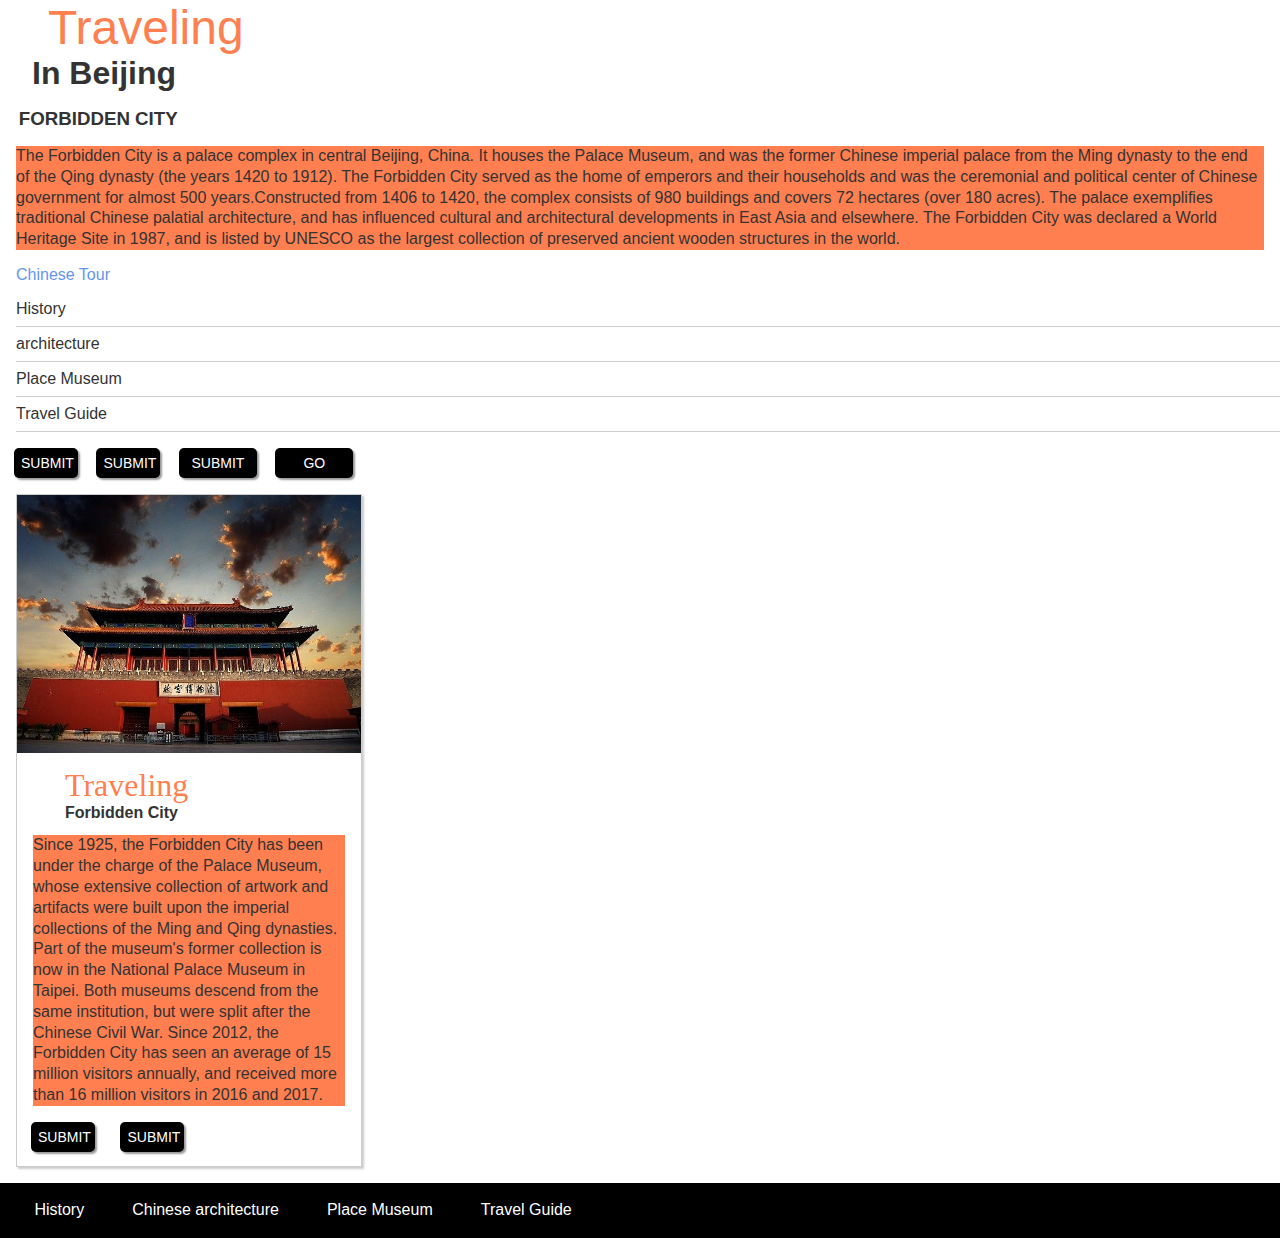
<file: component-card/index.html>
<!doctype html>
<html lang="en">
  <head>
	<meta charset="utf-8">
	<meta name="viewport" content="width=device-width, initial-scale=1.0">
	<title></title>
	<link rel="stylesheet" href="style.css">
  </head>
  <body>
      <!-- ************* Text Components ****************** -->
      
      <!-- headings -->
      
      <h1>Traveling</h1>
      <h2>In Beijing</h2>
      <h3>Forbidden City</h3>
      
      <!-- Body text -->
      
      <p>The Forbidden City is a palace complex in central Beijing, China. It houses the Palace Museum, and was the former Chinese imperial palace from the Ming dynasty to the end of the Qing dynasty (the years 1420 to 1912). The Forbidden City served as the home of emperors and their households and was the ceremonial and political center of Chinese government for almost 500 years.Constructed from 1406 to 1420, the complex consists of 980 buildings and covers 72 hectares (over 180 acres). The palace exemplifies traditional Chinese palatial architecture, and has influenced cultural and architectural developments in East Asia and elsewhere. The Forbidden City was declared a World Heritage Site in 1987, and is listed by UNESCO as the largest collection of preserved ancient wooden structures in the world.
 </p>
      
      <!-- Hyperlink -->
      
      <a href="https://www.chinatour.com/china-guide-and-tools/china-landmarks/the-forbidden-city/?gclid=CjwKCAjwq4fsBRBnEiwANTahcF8tSerJG8TICuaoPKqe44NGf5Ig6APNTfWa4uImdivN18yCQbhKvxoCzj4QAvD_BwE">Chinese Tour</a>
      
      <!-- List -->
      
      <ul>
          <li class="list">History</li>
          <li class="list">architecture</li>
          <li class="list">Place Museum</li>
          <li class="list">Travel Guide</li>
          
      </ul>
      
      
      
      <!-- *********** Button *********** -->
      
      <button class="button">SUBMIT</button>
      
      <input type="submit" class="button"></input>
    
     <a href="#" class="button">SUBMIT</a>
        
    <a class="button">GO</a>


      <!-- *********** Card *********** -->
    
      
    <article class="card">
       <div class="card_img">
            <img src="city.jpg" alt="city">
        </div>
        <header class="card_header">
            <h1 class="card_title">Traveling </h1>
            <h2 class="card_subtitle">Forbidden City</h2>
        </header>
        
        <p class="card_text">Since 1925, the Forbidden City has been under the charge of the Palace Museum, whose extensive collection of artwork and artifacts were built upon the imperial collections of the Ming and Qing dynasties. Part of the museum's former collection is now in the National Palace Museum in Taipei. Both museums descend from the same institution, but were split after the Chinese Civil War. Since 2012, the Forbidden City has seen an average of 15 million visitors annually, and received more than 16 million visitors in 2016 and 2017.</p>
              <button class="button card_button">SUBMIT</button>
      <button class="button">SUBMIT</button>
    </article>
   
<!--      nav bar-->
 <nav class="navbar">
     <ul class="navbar_list">
         <li class="navbar_li"><a href="https://en.wikipedia.org/wiki/History_of_the_Forbidden_City">History</a></li>
         <li class="navbar_li"><a href="https://en.wikipedia.org/wiki/Chinese_architecture">Chinese architecture</a></li>
         <li class="navbar_li"><a href="https://en.wikipedia.org/wiki/Palace_Museum">Place Museum</a></li>
         <li class="navbar_li"><a href="https://www.travelchinaguide.com/attraction/beijing/forbidden/six_western.htm">Travel Guide</a></li>
     </ul>
 </nav>
  </body>
</html>
</file>
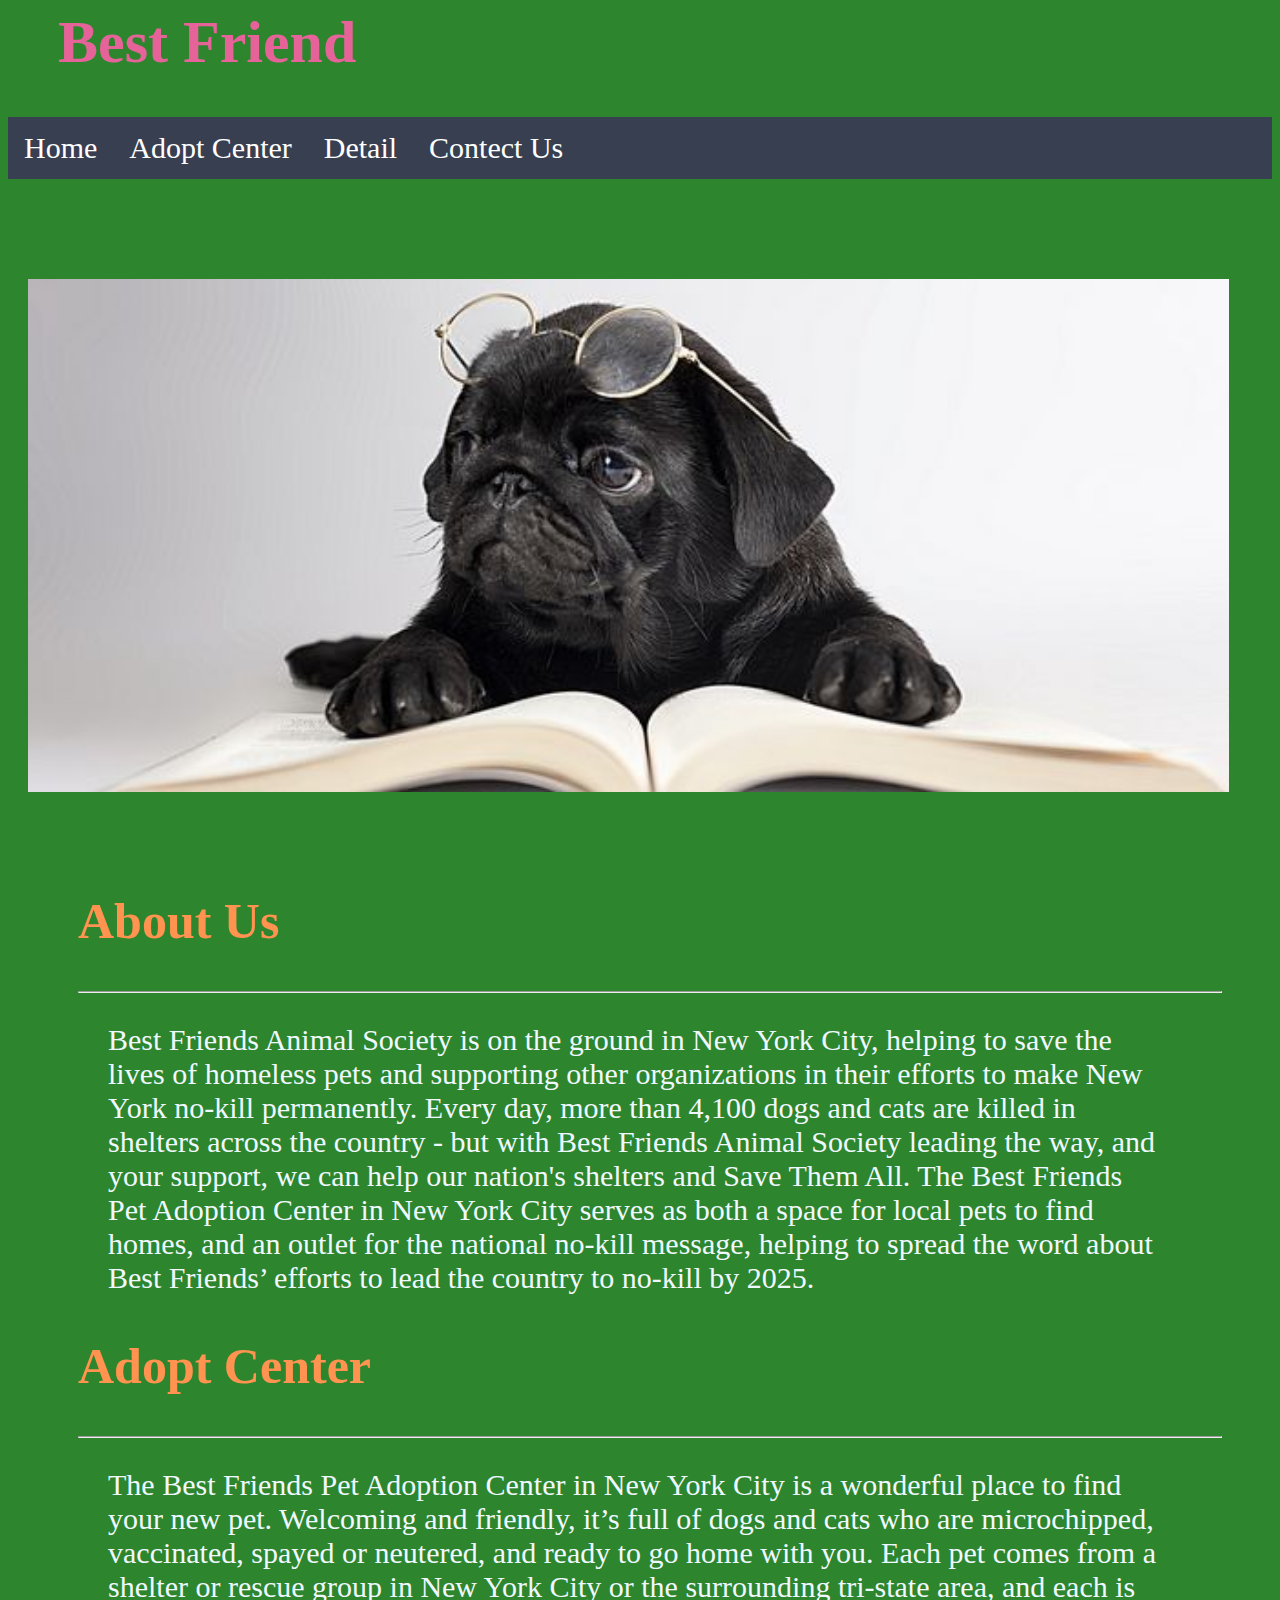
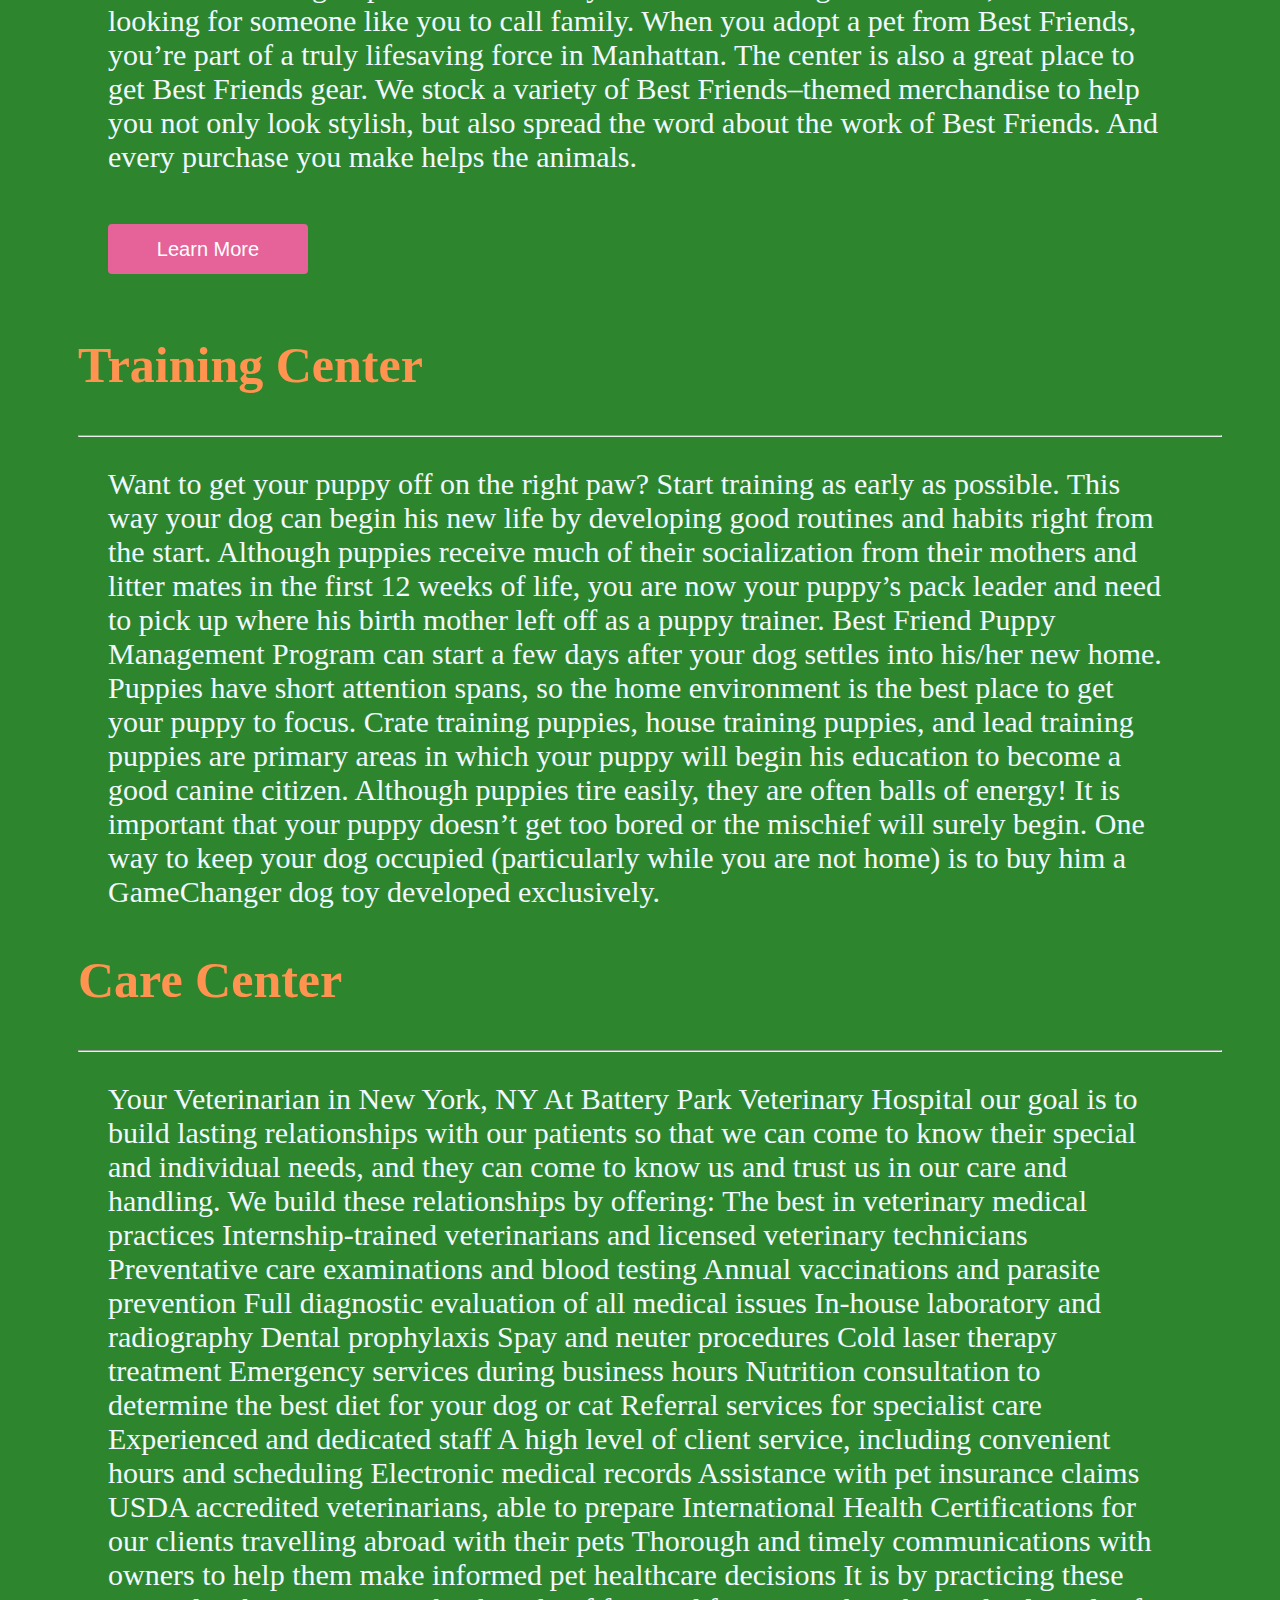
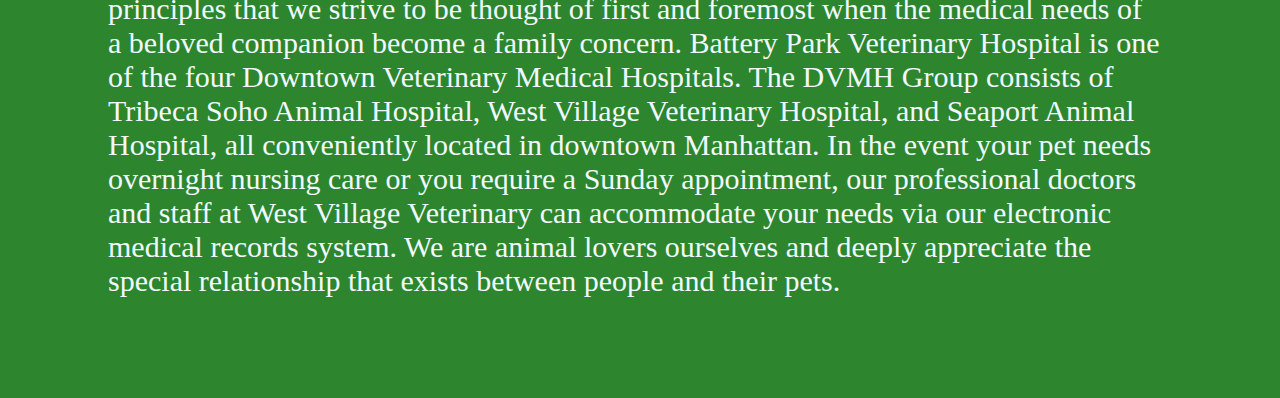
<file: Web Design/Best Friend/index.html>
<html>
<head>
    
     <link href="style.css" rel="stylesheet">
    
    </head>
<body>
   <h1>Best Friend</h1>
    <nav>
        <ul>
        <li><a href="index.html">Home</a></li>
          <li><a href="about.html">Adopt Center</a></li>
             <li><a href="detail.html">Detail</a></li>  
            <li><a href="contect.html">Contect Us</a></li>
            
        </ul>
        
    </nav>
    <img src="image/ead6b68f2bb536a278ea12b81b8809aa552275ab53c3-w4VfPg_fw658.jpg" alt="Dog"  >
    <header>
        
        <h2>About Us</h2>
        <hr>
        <p>Best Friends Animal Society is on the ground in New York City, helping to save the lives of homeless pets and supporting other organizations in their efforts to make New York no-kill permanently. Every day, more than 4,100 dogs and cats are killed in shelters across the country - but with Best Friends Animal Society leading the way, and your support, we can help our nation's shelters and Save Them All. The Best Friends Pet Adoption Center in New York City serves as both a space for local pets to find homes, and an outlet for the national no-kill message, helping to spread the word about Best Friends’ efforts to lead the country to no-kill by 2025.</p>
       
        <h2>Adopt Center</h2>
        <hr>
        <p>The Best Friends Pet Adoption Center in New York City is a wonderful place to find your new pet. Welcoming and friendly, it’s full of dogs and cats who are microchipped, vaccinated, spayed or neutered, and ready to go home with you. Each pet comes from a shelter or rescue group in New York City or the surrounding tri-state area, and each is looking for someone like you to call family. When you adopt a pet from Best Friends, you’re part of a truly lifesaving force in Manhattan. The center is also a great place to get Best Friends gear. We stock a variety of Best Friends–themed merchandise to help you not only look stylish, but also spread the word about the work of Best Friends. And every purchase you make helps the animals. </p>
        <form method="get" action="https://ny.bestfriends.org/get-involved/adopt" target="_blank" >
    <input type="submit" value="Learn More">
</form>
        
        <h2>Training Center</h2>
        <hr>
        <p>Want to get your puppy off on the right paw? Start training as early as possible. This way your dog can begin his new life by developing good routines and habits right from the start. Although puppies receive much of their socialization from their mothers and litter mates in the first 12 weeks of life, you are now your puppy’s pack leader and need to pick up where his birth mother left off as a puppy trainer. Best Friend Puppy Management Program can start a few days after your dog settles into his/her new home. Puppies have short attention spans, so the home environment is the best place to get your puppy to focus. Crate training puppies, house training puppies, and lead training puppies are primary areas in which your puppy will begin his education to become a good canine citizen. Although puppies tire easily, they are often balls of energy! It is important that your puppy doesn’t get too bored or the mischief will surely begin. One way to keep your dog occupied (particularly while you are not home) is to buy him a GameChanger dog toy developed exclusively. </p>
        
        <h2>Care Center</h2>
        <hr>
        <p>Your Veterinarian in New York, NY
At Battery Park Veterinary Hospital our goal is to build lasting relationships with our patients so that we can come to know their special and individual needs, and they can come to know us and trust us in our care and handling. We build these relationships by offering:

 The best in veterinary medical practices
Internship-trained veterinarians and licensed veterinary technicians
Preventative care examinations and blood testing
Annual vaccinations and parasite prevention
Full diagnostic evaluation of all medical issues
In-house laboratory and radiography
Dental prophylaxis
Spay and neuter procedures
Cold laser therapy treatment
Emergency services during business hours
Nutrition consultation to determine the best diet for your dog or cat
Referral services for specialist care
Experienced and dedicated staff
A high level of client service, including convenient hours and scheduling
Electronic medical records
Assistance with pet insurance claims
USDA accredited veterinarians, able to prepare International Health Certifications for our clients travelling abroad with their pets
Thorough and timely communications with owners to help them make informed pet healthcare decisions
It is by practicing these principles that we strive to be thought of first and foremost when the medical needs of a beloved companion become a family concern.

Battery Park Veterinary Hospital is one of the four Downtown Veterinary Medical Hospitals. The DVMH Group consists of Tribeca Soho Animal Hospital, West Village Veterinary Hospital, and Seaport Animal Hospital, all conveniently located in downtown Manhattan. In the event your pet needs overnight nursing care or you require a Sunday appointment, our professional doctors and staff at West Village Veterinary can accommodate your needs via our electronic medical records system. 

We are animal lovers ourselves and deeply appreciate the special relationship that exists between people and their pets.</p>

    
    </header>
  
    
    </body>

</html>
</file>
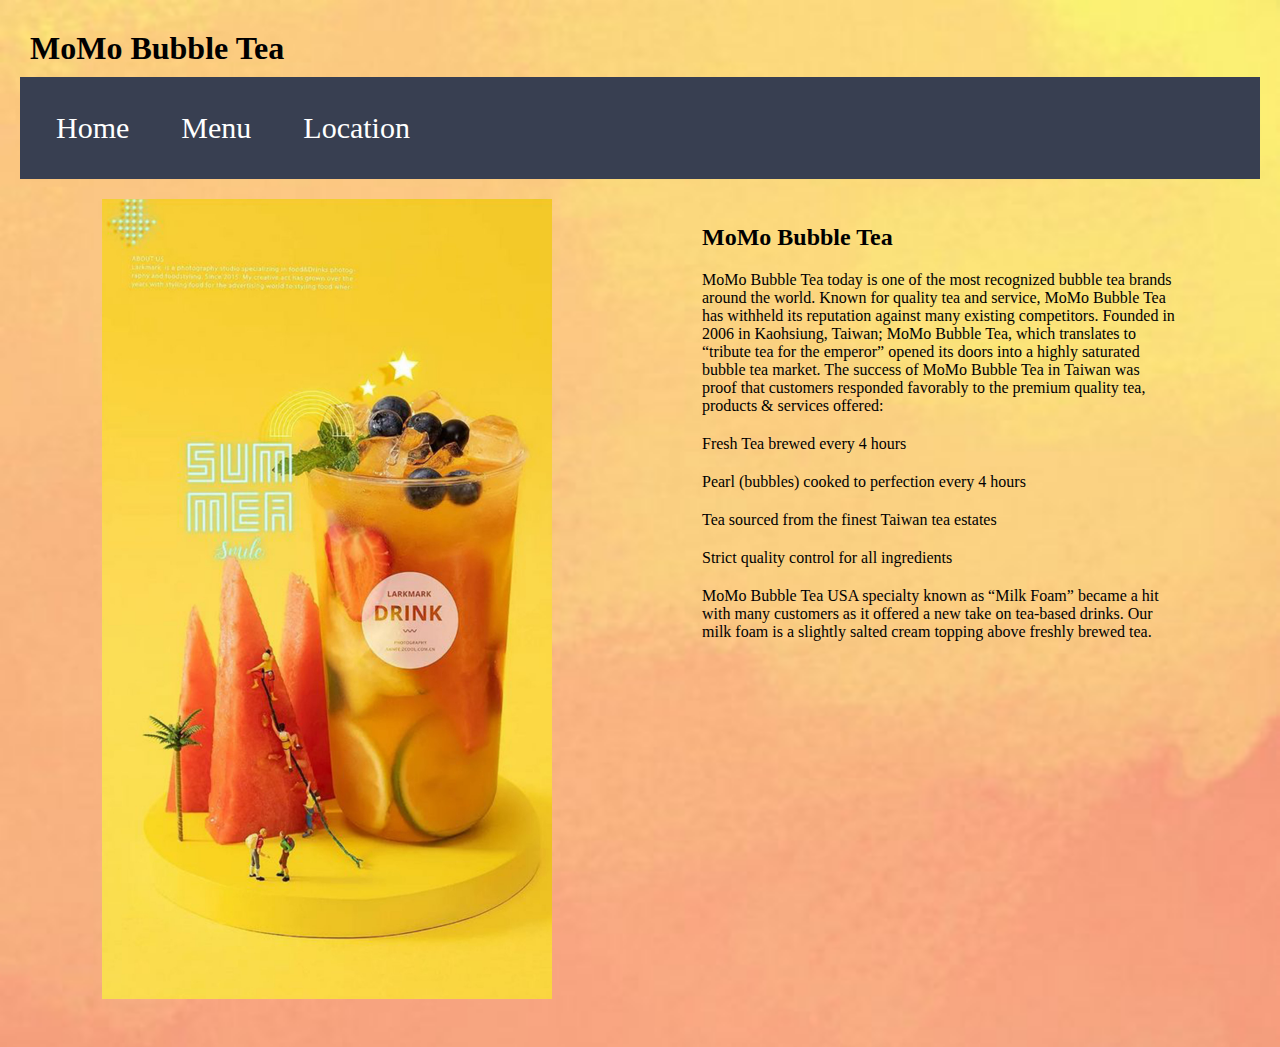
<file: Web Design/bubble tea/index.html>
<html>
    <head>
   
        <style>
            
            *{
                margin: 0;
                padding: 10px;
            }
            body{background-image:url(image/BACKGROUND.jpg);
      
	background-size: cover;}
            nav{
                background-color: #383F51;
                text-align: left;
               font-size: 30;
            }
            nav ul{
                list-style: none;
                list-style-type: none;
    margin: 0;
    padding: 0;
    overflow: hidden;
    
            }
            nav li{
              
                    display: inline;
                float:left;
            }
            li a {display: block;
    color: white;
    text-align: center;
    padding: 14px 16px;
    text-decoration: none;}

          
            
            nav a:hover{
                background-color: black;
                    color: white;
            }
            img{width:450px;
            }
            aside{
            height:450px;
            
            width:29%;
               margin-bottom: 10px;
            margin-right: 10%;
                margin-left: 5%;
            float: left;
            
        }
        article{
            height:773px;
            
            width:40%;
            margin-top:2%;
               margin-bottom: 40px;
            margin-right: 5%;
            
            float:right;}

        
        </style>
    </head>
    <body>
        <h1>MoMo Bubble Tea</h1>
    <nav>
        <ul>
        <li><a href="index.html">Home</a></li>
         <li><a href="about.html">Menu</a></li>   
          <li><a href="contect.html">Location</a></li>  
            
        </ul>
        
    </nav>
        <aside>
   <img src="image/Untitled-1.jpg" alt="Maker Stuff" style="width:450px;">
        </aside>
        <article>
       
        <h2>MoMo Bubble Tea</h2>
        <p>MoMo Bubble Tea today is one of the most recognized bubble tea brands around the world. Known for quality tea and service,  MoMo Bubble Tea has withheld its reputation against many existing competitors.
Founded in 2006 in Kaohsiung, Taiwan; MoMo Bubble Tea, which translates to “tribute tea for the emperor” opened its doors into a highly saturated bubble tea market.
The success of MoMo Bubble Tea in Taiwan was proof that customers responded favorably to the premium quality tea, products & services offered:</p>
            <p>Fresh Tea brewed every 4 hours</p>
            <p>Pearl (bubbles) cooked to perfection every 4 hours</p>
            <p>Tea sourced from the finest Taiwan tea estates</p>
            <p>Strict quality control for all ingredients</p>
        <p>MoMo Bubble Tea USA specialty known as “Milk Foam” became a hit with many customers as it offered a new take on tea-based drinks. Our milk foam is a slightly salted cream topping above freshly brewed tea.</p>
            </article>
            
    </body>    

</html>
</file>
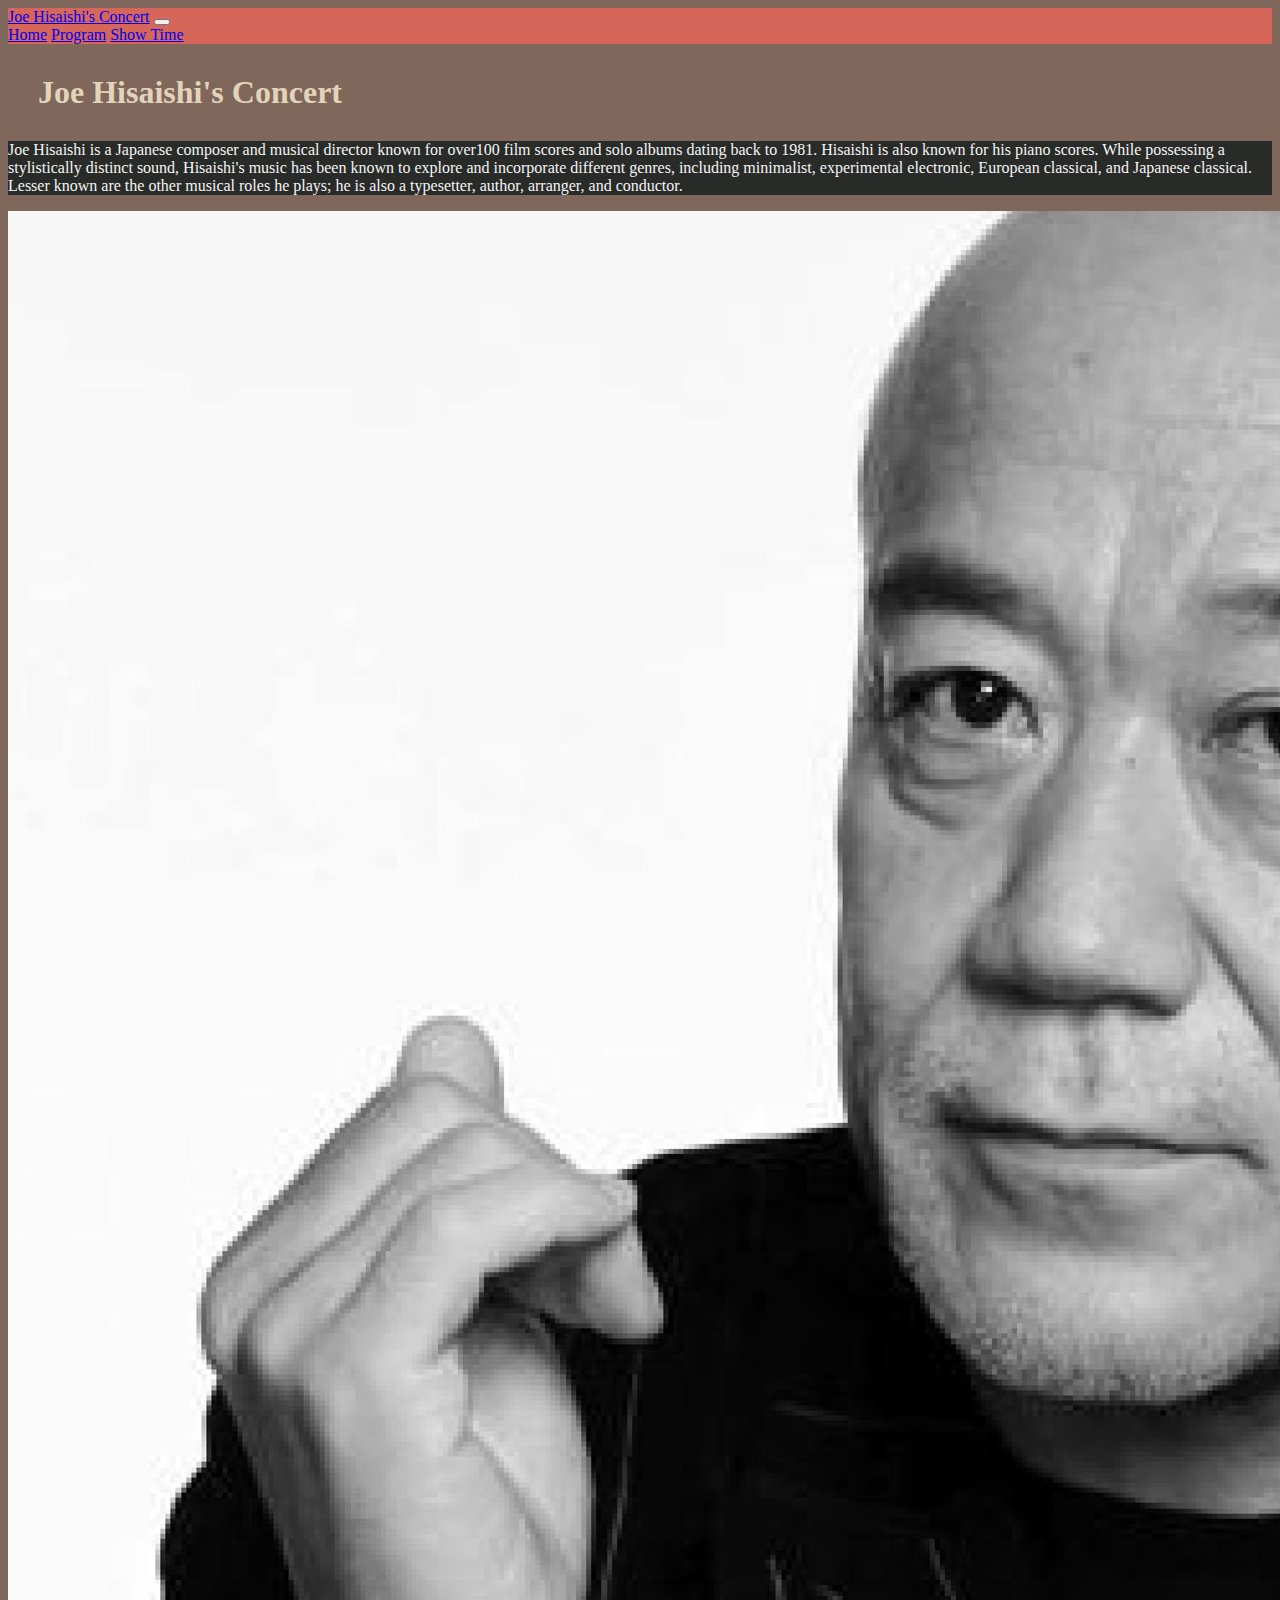
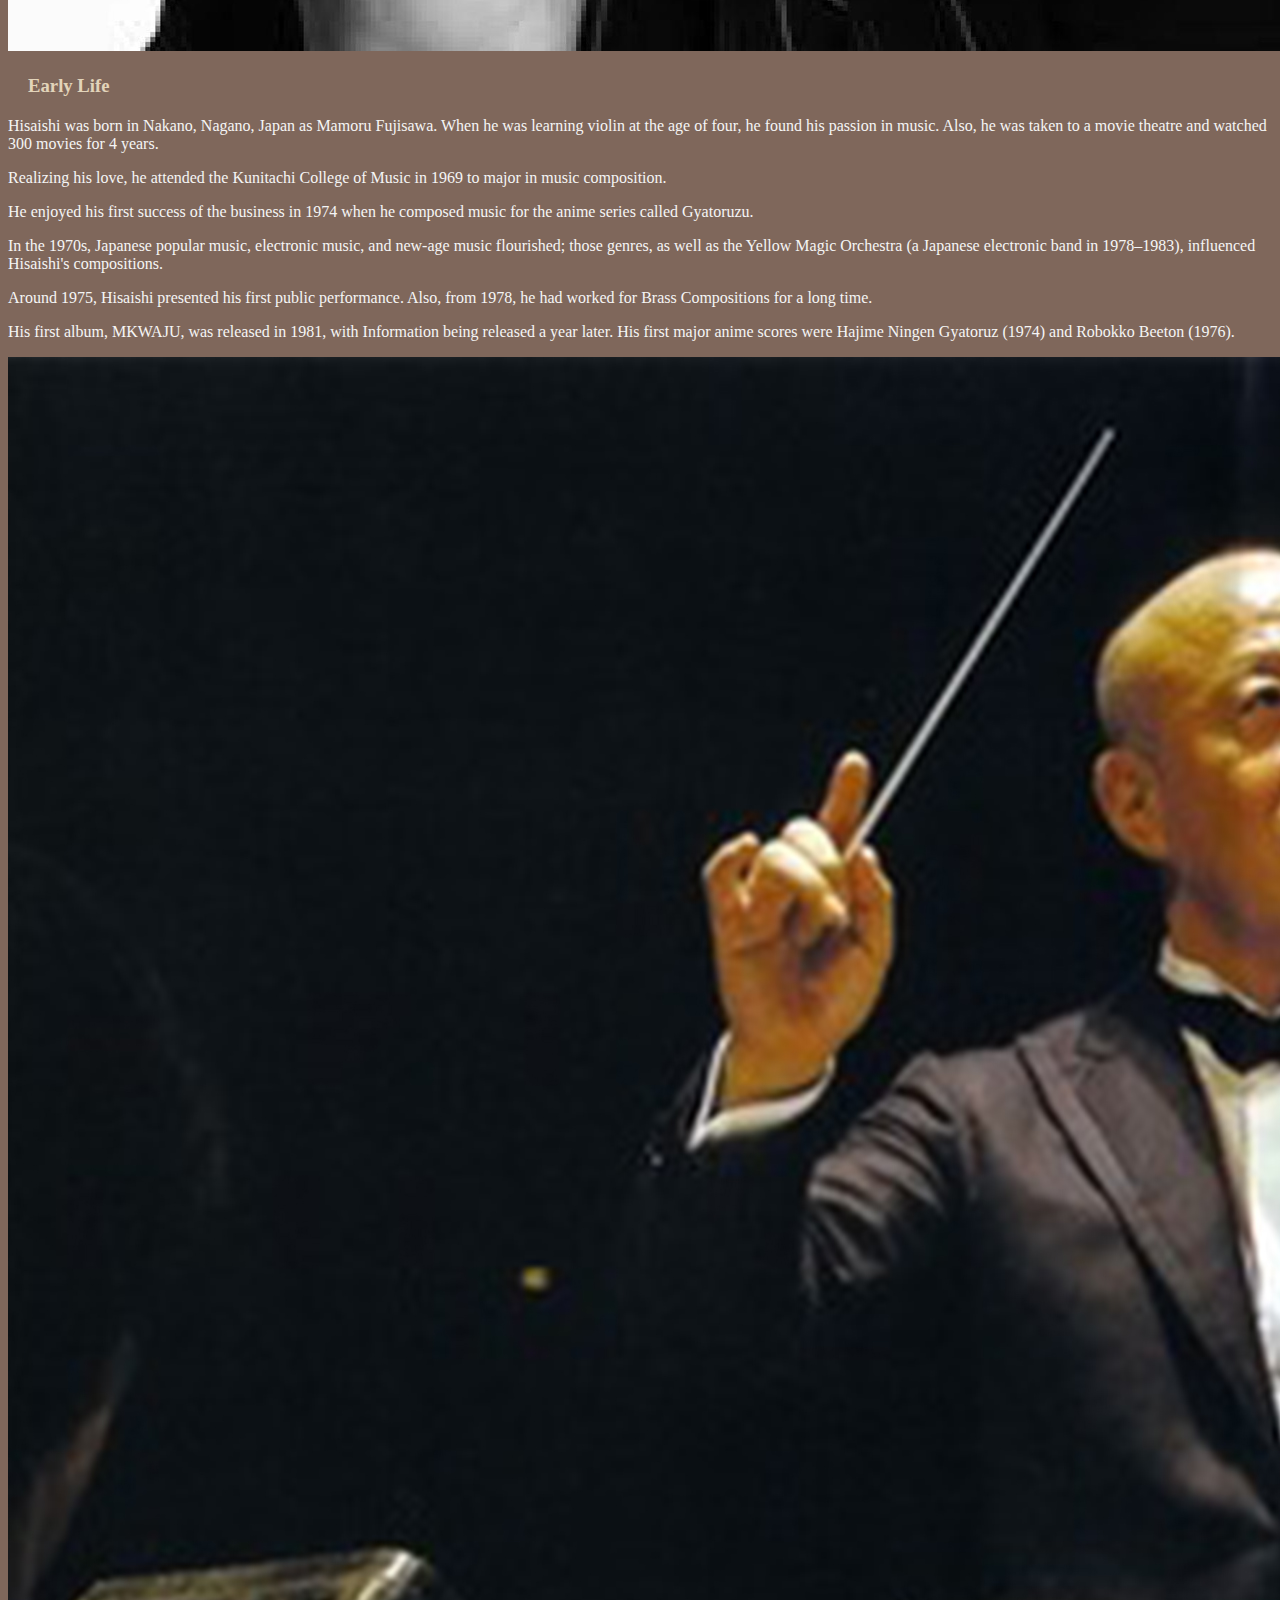
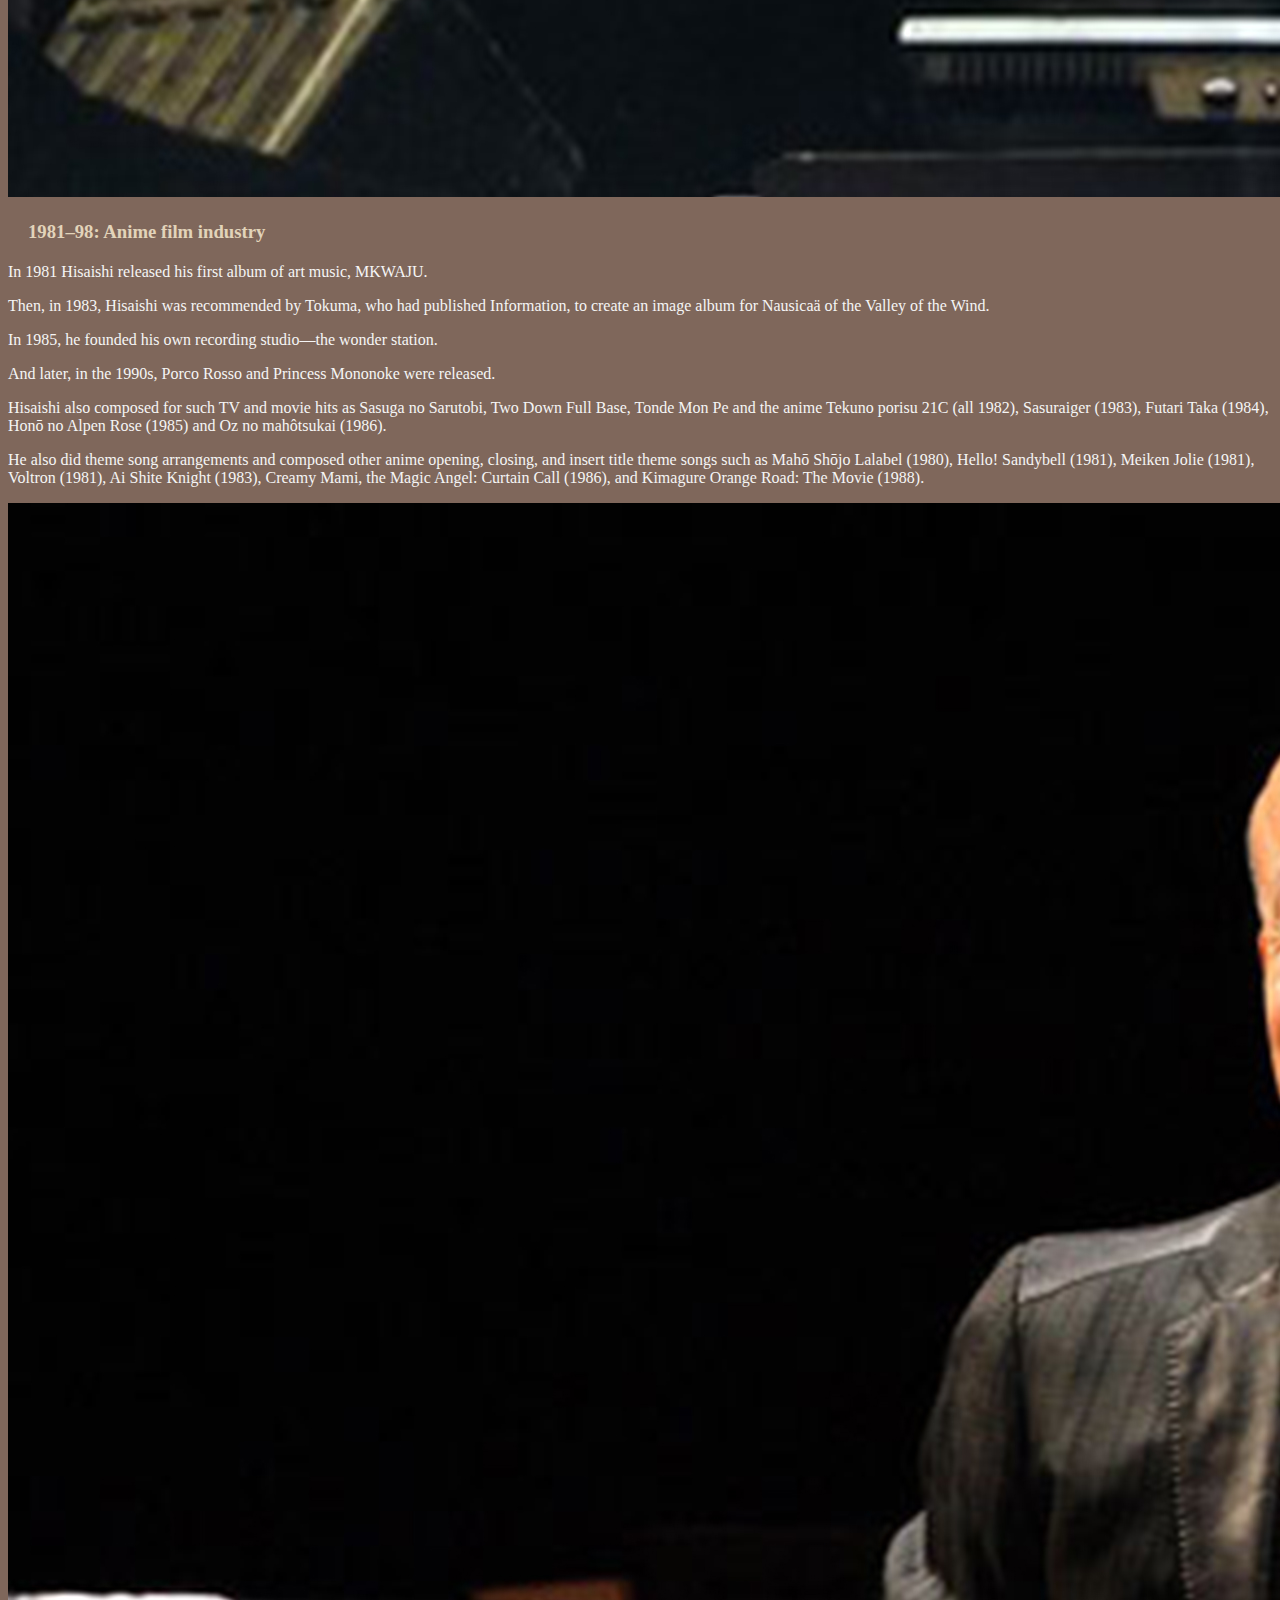
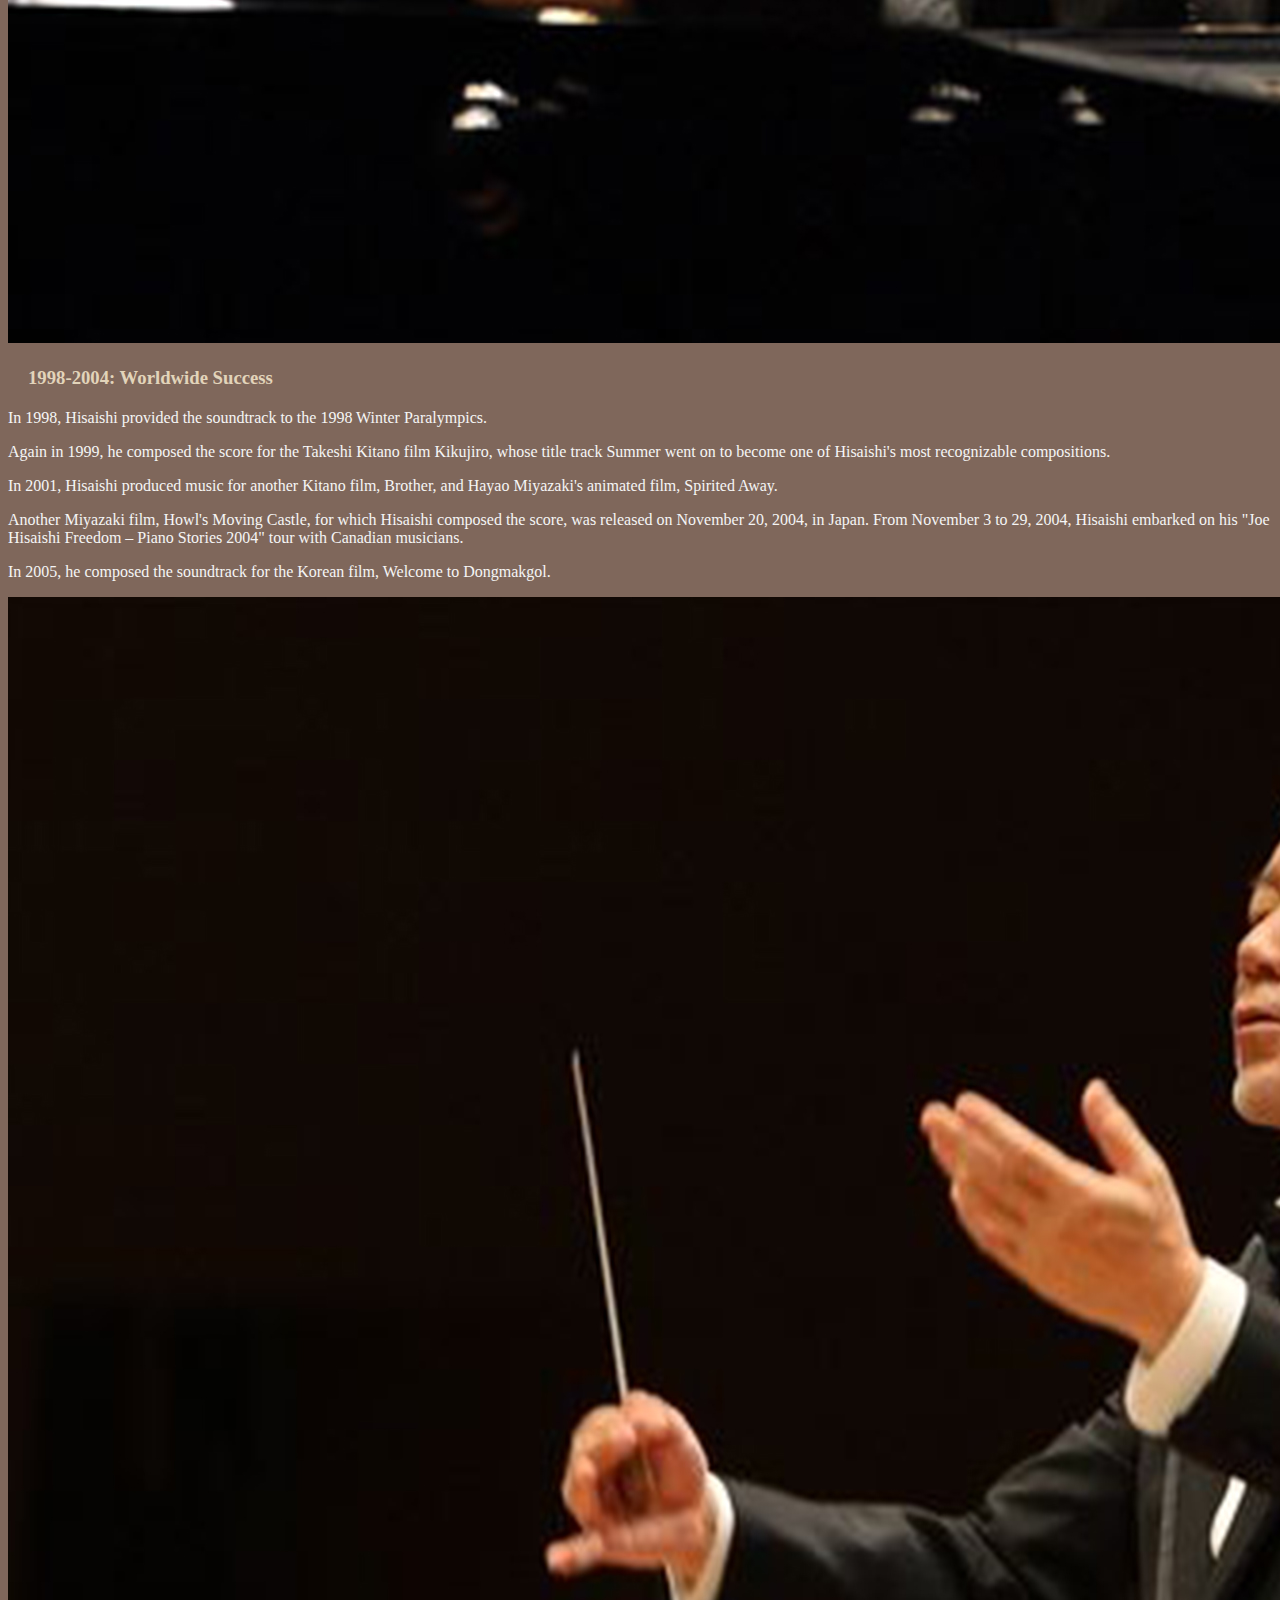
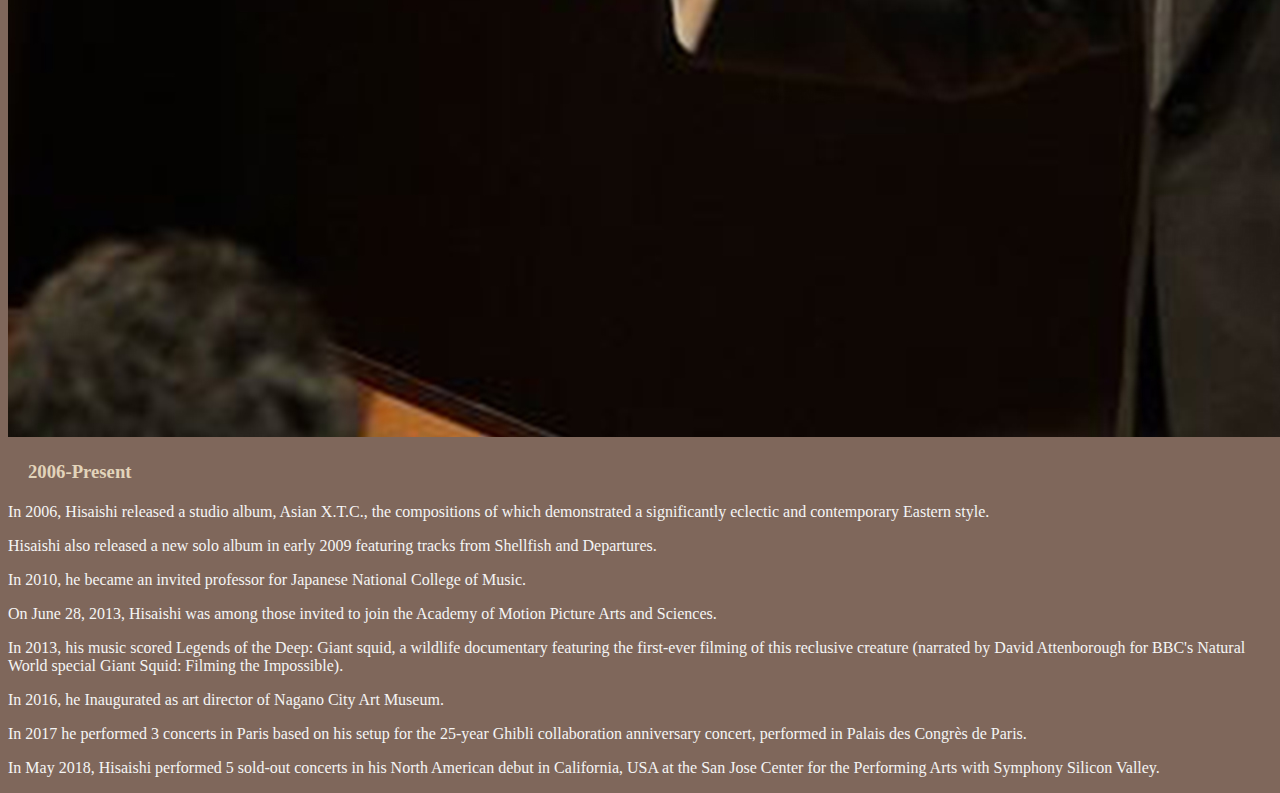
<file: Web Design/concert/index.html>
<!DOCTYPE html>
<html lang="en">
<head>
	<meta charset="utf-8">
	<meta http-equiv="X-UA-Compatible" content="IE=edge">
	<meta name="viewport" content="width=device-width, initial-scale=1, shrink-to-fit=no">
  <!--Bootstrap CSS-->
  <link rel="stylesheet" href="https://stackpath.bootstrapcdn.com/bootstrap/4.1.3/css/bootstrap.min.css" integrity="sha384-MCw98/SFnGE8fJT3GXwEOngsV7Zt27NXFoaoApmYm81iuXoPkFOJwJ8ERdknLPMO" crossorigin="anonymous">
  <link href="https://fonts.googleapis.com/css?family=Alfa+Slab+One" rel="stylesheet">
  <link href="styles.css" rel="stylesheet">

	
	<title>Little Bai Shoes</title>
</head>
<body>
    
	<header>

	</header>
	<nav class="navbar navbar-dark  bg-dark navbar-expand-sm">
		<div class="container">
			<a class="navbar-brand" href="#">Joe Hisaishi's Concert</a>
			<button class="navbar-toggler" type="button" data-toggle="collapse" data-target="#myTogglerNav">
				<span class="navbar-toggler-icon"></span>
			</button>
			<div class="collapse navbar-collapse" id="myTogglerNav">
				<div class="navbar-nav">
					<a class="nav-item nav-link active" href="index.html">Home</a>
                    <a class="nav-item nav-link" href="about.html">Program</a>
			
					<a class="nav-item nav-link" href="register.html">Show Time</a>		
					
			
				</div><!--end navbar div-->
			</div><!--collapse--> 
		</div><!--end container-->
	</nav>
	<div class="container">
		<div class="row">
			<section class="col-sm-12">
				<h1>Joe Hisaishi's Concert</h1>
				<div class="jumbotron">
					<p>  Joe Hisaishi is a Japanese composer and musical director known for over100 film scores and solo albums dating back to 1981. Hisaishi is also known for his piano scores. While possessing a stylistically distinct sound, Hisaishi's music has been known to explore and incorporate different genres, including minimalist, experimental electronic, European classical, and Japanese classical. Lesser known are the other musical roles he plays; he is also a typesetter, author, arranger, and conductor.                            </p>
				</div>
			</section>
				<div class="col-sm-8">
					<img src="images/Untitled-1.jpg" alt="Maker Stuff" class="img-fluid">
					<h3>Early Life</h3>
					<p>Hisaishi was born in Nakano, Nagano, Japan as Mamoru Fujisawa. When he was learning violin at the age of four, he found his passion in music. Also, he was taken to a movie theatre and watched 300 movies for 4 years.</p>
                    <p> Realizing his love, he attended the Kunitachi College of Music in 1969 to major in music composition.</p>
                    <p> He enjoyed his first success of the business in 1974 when he composed music for the anime series called Gyatoruzu.</p>
                    <p>  In the 1970s, Japanese popular music, electronic music, and new-age music flourished; those genres, as well as the Yellow Magic Orchestra (a Japanese electronic band in 1978–1983), influenced Hisaishi's compositions.</p>
                    <p> Around 1975, Hisaishi presented his first public performance. Also, from 1978, he had worked for Brass Compositions for a long time.</p>
                    <p> His first album, MKWAJU, was released in 1981, with Information being released a year later. His first major anime scores were Hajime Ningen Gyatoruz (1974) and Robokko Beeton (1976). 
  </p>
				</div>
				<div class="col-sm-8">
					<img src="images/Untitled-3.jpg" alt="Maker Stuff" class="img-fluid">
					<h3>1981–98: Anime film industry</h3>
                    <p>In 1981 Hisaishi released his first album of art music, MKWAJU.</p>
                    <p> Then, in 1983, Hisaishi was recommended by Tokuma, who had published Information, to create an image album for Nausicaä of the Valley of the Wind.</p>
                    <p> In 1985, he founded his own recording studio—the wonder station. </p>
                    <p>And later, in the 1990s, Porco Rosso and Princess Mononoke were released. </p>
                    <p>Hisaishi also composed for such TV and movie hits as Sasuga no Sarutobi, Two Down Full Base, Tonde Mon Pe and the anime Tekuno porisu 21C (all 1982), Sasuraiger (1983), Futari Taka (1984), Honō no Alpen Rose (1985) and Oz no mahôtsukai (1986).</p>
                    <p> He also did theme song arrangements and composed other anime opening, closing, and insert title theme songs such as Mahō Shōjo Lalabel (1980), Hello! Sandybell (1981), Meiken Jolie (1981), Voltron (1981), Ai Shite Knight (1983), Creamy Mami, the Magic Angel: Curtain Call (1986), and Kimagure Orange Road: The Movie (1988). 
</p>
				</div>
				<div class="col-sm-8">
					<img src="images/Untitled-2.jpg" alt="Maker Stuff" class="img-fluid">
					<h3>1998-2004: Worldwide Success</h3>
                    <p>In 1998, Hisaishi provided the soundtrack to the 1998 Winter Paralympics.</p>
                    <p> Again in 1999, he composed the score for the Takeshi Kitano film Kikujiro, whose title track Summer went on to become one of Hisaishi's most recognizable compositions. </p>
                    <p>In 2001, Hisaishi produced music for another Kitano film, Brother, and Hayao Miyazaki's animated film, Spirited Away.</p>
                    <p> Another Miyazaki film, Howl's Moving Castle, for which Hisaishi composed the score, was released on November 20, 2004, in Japan. From November 3 to 29, 2004, Hisaishi embarked on his "Joe Hisaishi Freedom – Piano Stories 2004" tour with Canadian musicians. </p>
                    <p>In 2005, he composed the soundtrack for the Korean film, Welcome to Dongmakgol.</p>
                    
				</div>
				<div class="col-sm-8">
					<img src="images/Untitled-4.jpg" alt="Maker Stuff" class="img-fluid">
					<h3>2006-Present</h3>
					<p>In 2006, Hisaishi released a studio album, Asian X.T.C., the compositions of which demonstrated a significantly eclectic and contemporary Eastern style.</p>
                    <p> Hisaishi also released a new solo album in early 2009 featuring tracks from Shellfish and Departures.</p> 
                    <p>In 2010, he became an invited professor for Japanese National College of Music. </p>
<p>On June 28, 2013, Hisaishi was among those invited to join the Academy of Motion Picture Arts and Sciences. </p>
<p>In 2013, his music scored Legends of the Deep: Giant squid, a wildlife documentary featuring the first-ever filming of this reclusive creature (narrated by David Attenborough for BBC's Natural World special Giant Squid: Filming the Impossible).</p>
                    <p>In 2016, he Inaugurated as art director of Nagano City Art Museum.</p> 
<p>In 2017 he performed 3 concerts in Paris based on his setup for the 25-year Ghibli collaboration anniversary concert, performed in Palais des Congrès de Paris. </p>
<p>In May 2018, Hisaishi performed 5 sold-out concerts in his North American debut in California, USA at the San Jose Center for the Performing Arts with Symphony Silicon Valley. </p>
				</div>
			
			
		</div><!--end row-->
	</div><!--end container-->

<!--JavaScripy scripts-->
<script src="https://code.jquery.com/jquery-3.3.1.slim.min.js" integrity="sha384-q8i/X+965DzO0rT7abK41JStQIAqVgRVzpbzo5smXKp4YfRvH+8abtTE1Pi6jizo" crossorigin="anonymous"></script>
<script src="https://cdnjs.cloudflare.com/ajax/libs/popper.js/1.14.3/umd/popper.min.js" integrity="sha384-ZMP7rVo3mIykV+2+9J3UJ46jBk0WLaUAdn689aCwoqbBJiSnjAK/l8WvCWPIPm49" crossorigin="anonymous"></script>
<script src="https://stackpath.bootstrapcdn.com/bootstrap/4.1.3/js/bootstrap.min.js" integrity="sha384-ChfqqxuZUCnJSK3+MXmPNIyE6ZbWh2IMqE241rYiqJxyMiZ6OW/JmZQ5stwEULTy" crossorigin="anonymous"></script>

</body>
</html>
</file>
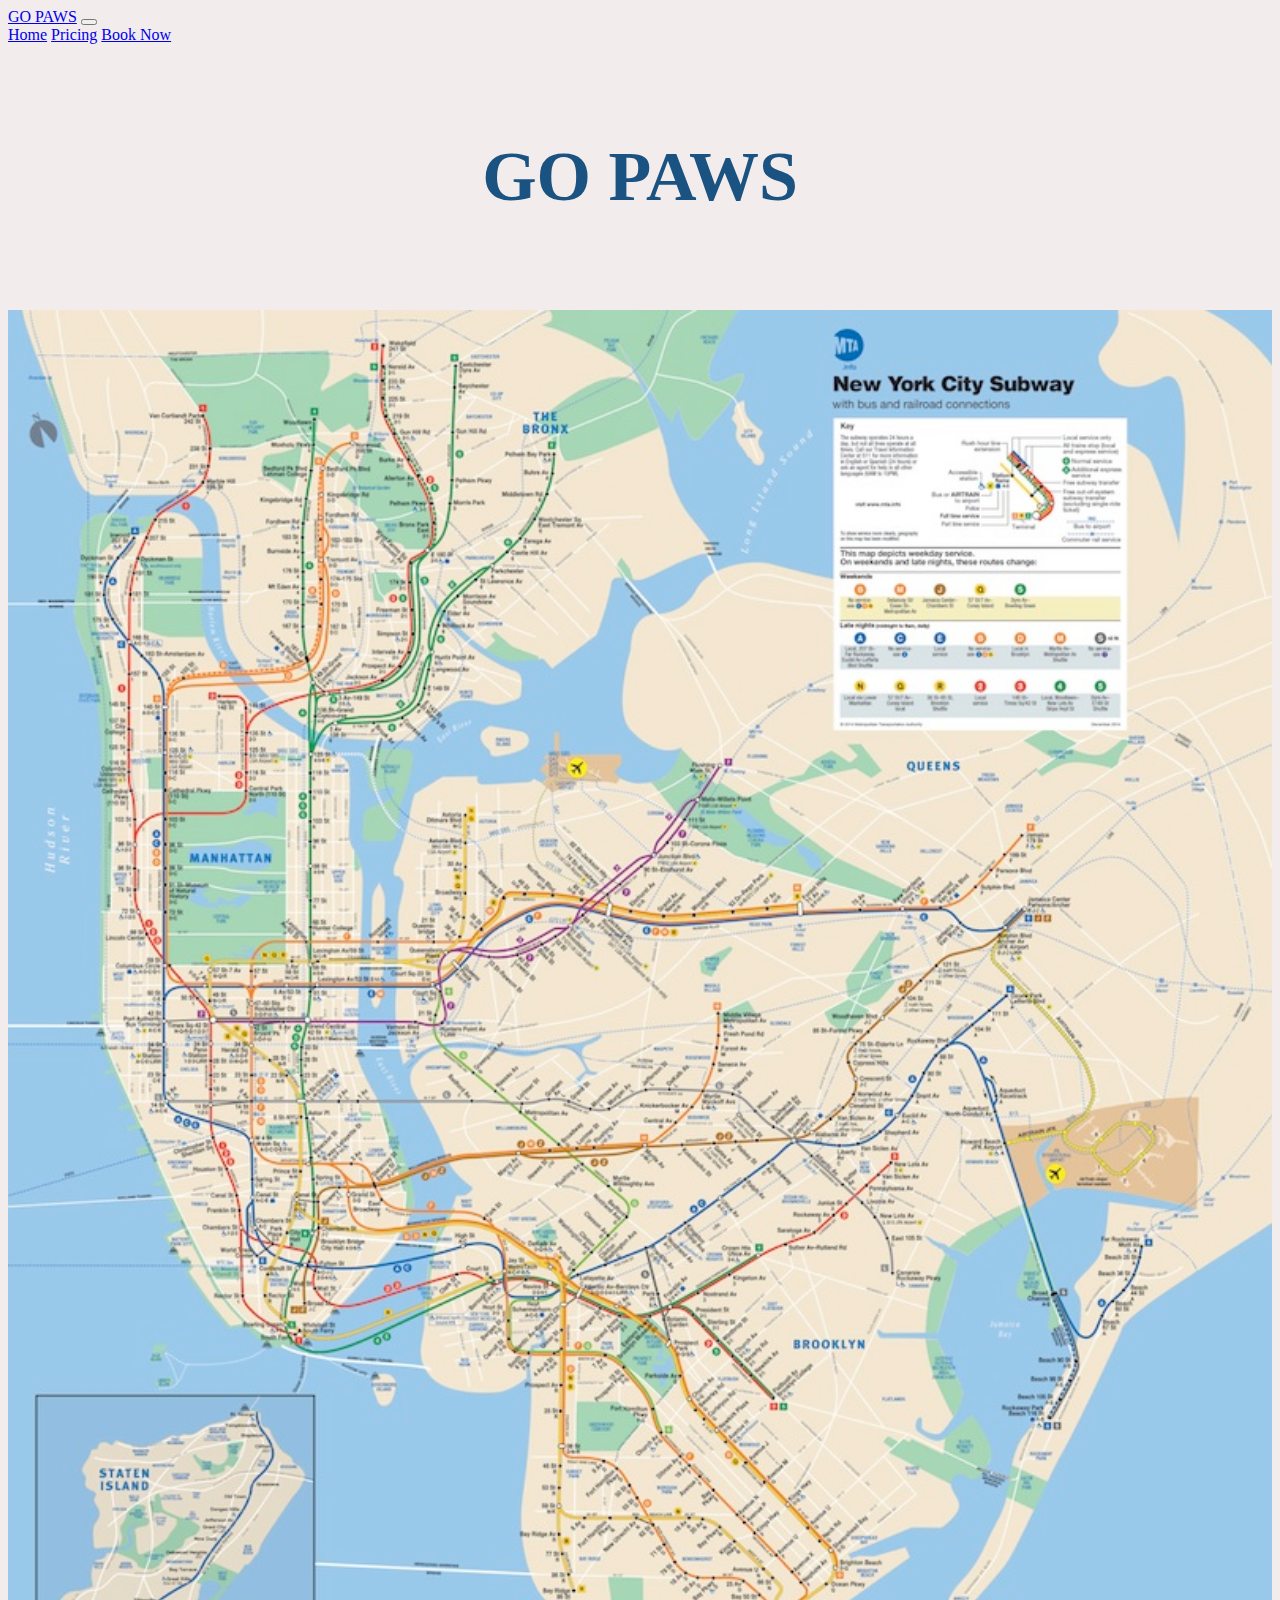
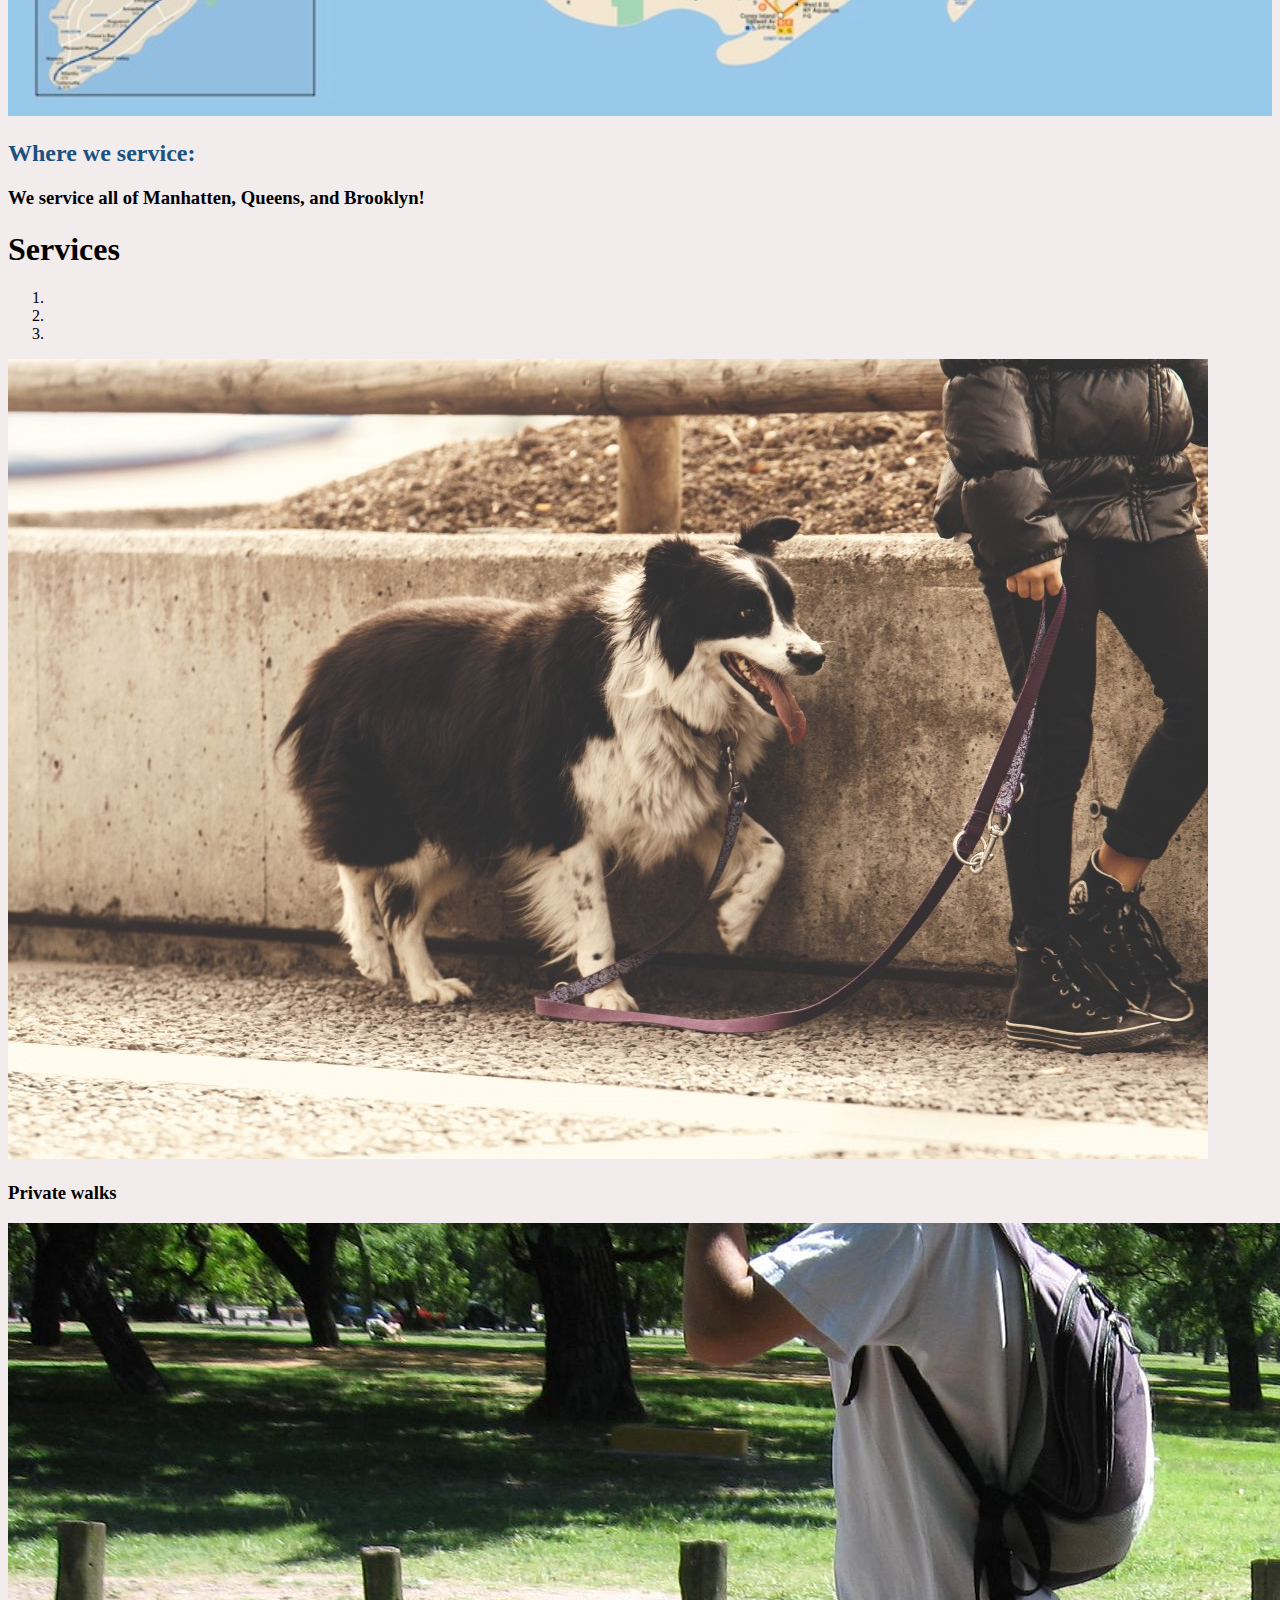
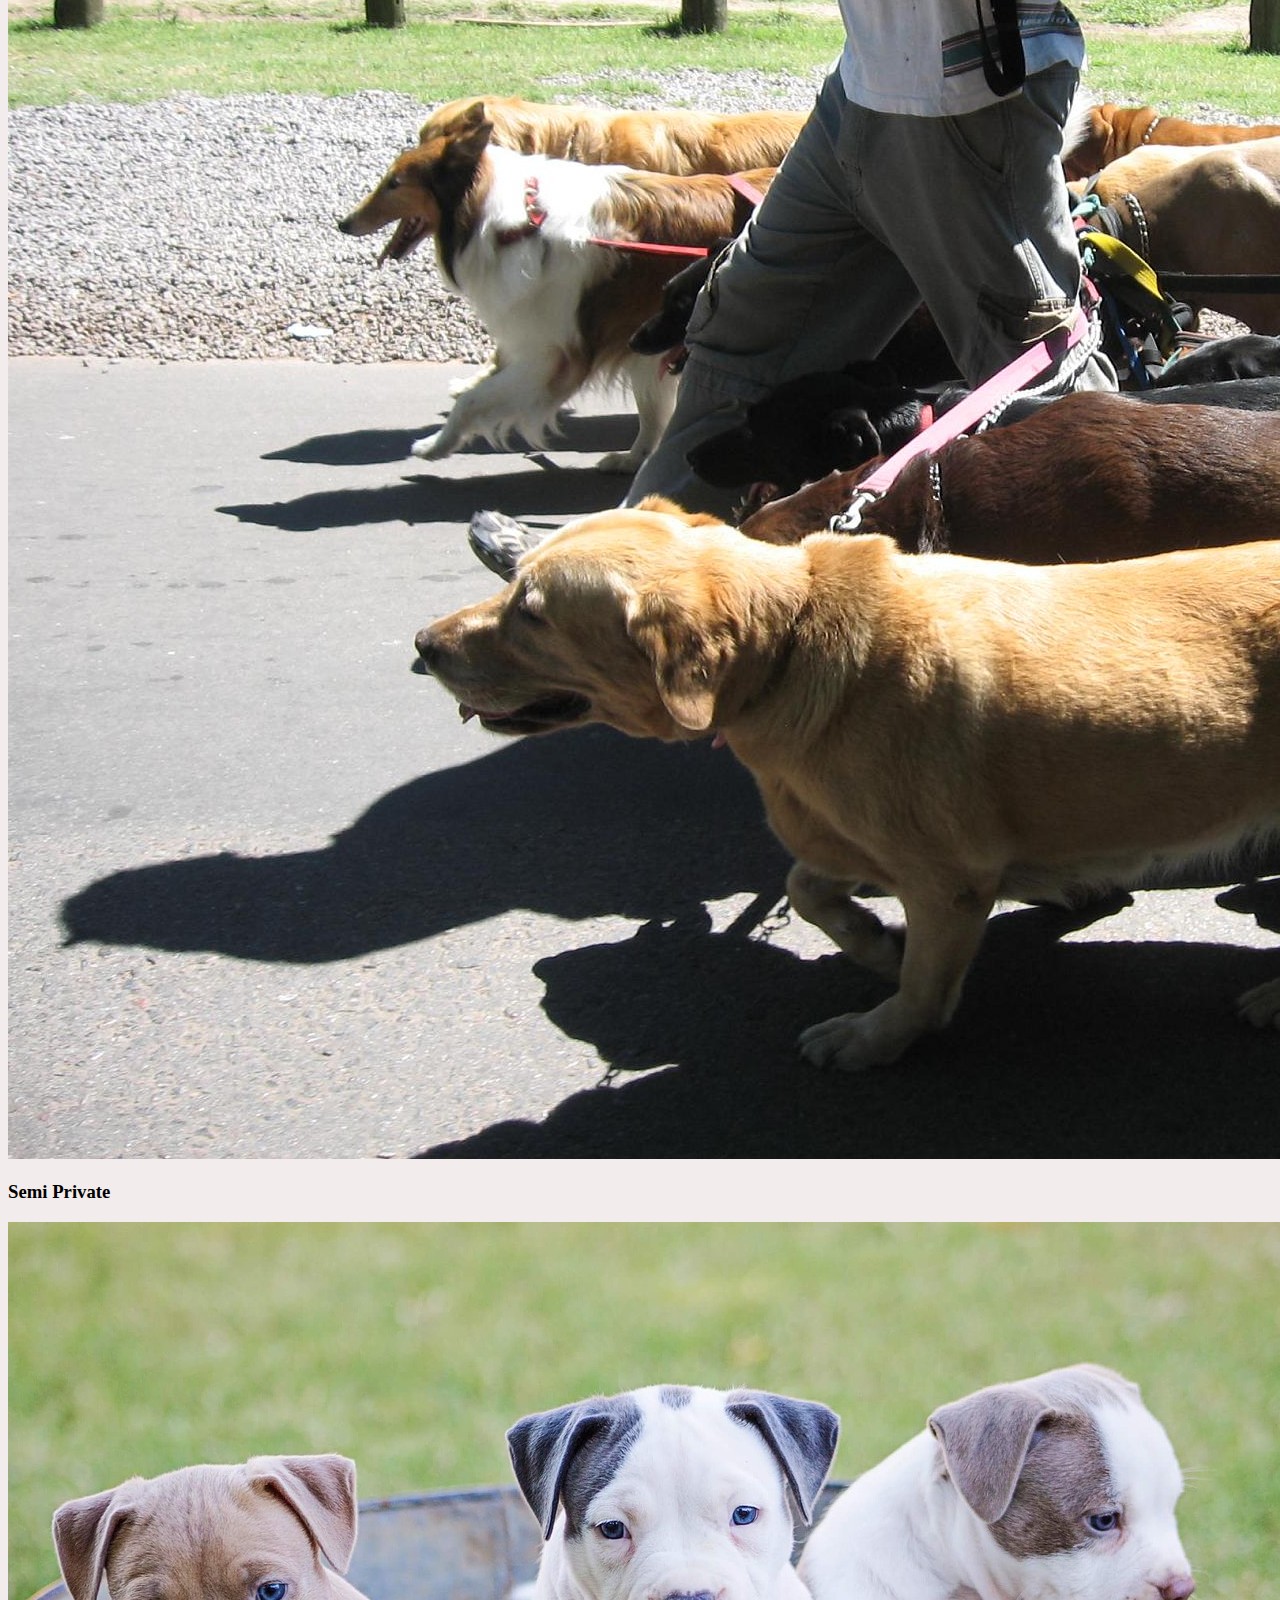
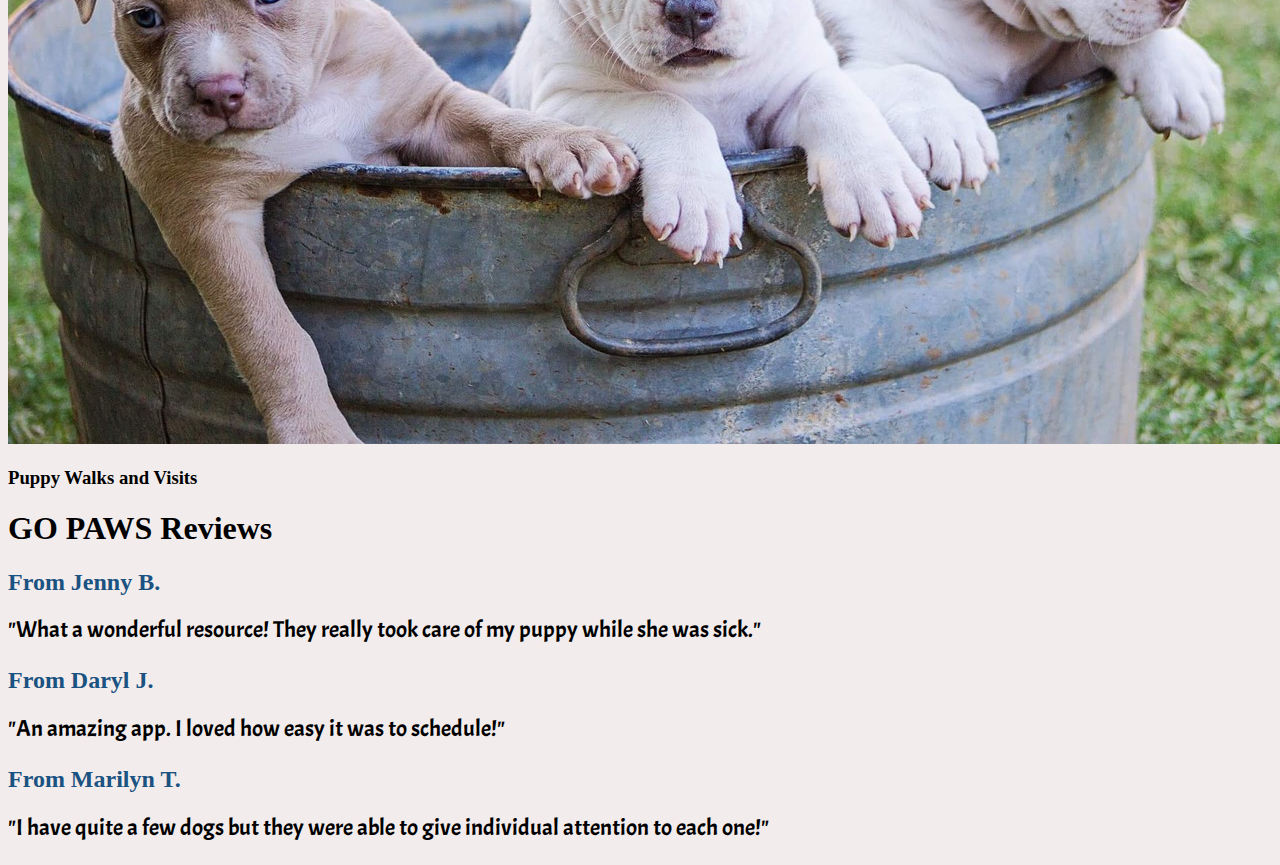
<file: Web Design/dog paws/index.html>
<!DOCTYPE html>
<html lang="en">
<head>
	<meta charset="utf-8">
	<meta http-equiv="X-UA-Compatible" content="IE=edge">
	<meta name="viewport" content="width=device-width, initial-scale=1, shrink-to-fit=no">
  <!--Bootstrap CSS-->
  <link rel="stylesheet" href="https://stackpath.bootstrapcdn.com/bootstrap/4.1.3/css/bootstrap.min.css" integrity="sha384-MCw98/SFnGE8fJT3GXwEOngsV7Zt27NXFoaoApmYm81iuXoPkFOJwJ8ERdknLPMO" crossorigin="anonymous">
<link rel="stylesheet" type="text/css" href="main.css">
 <link href="https://fonts.googleapis.com/css?family=Acme" rel="stylesheet">
	
	<title>Home</title>
    
</head>
<body>
	<nav class="navbar bg-dark navbar-dark navbar-expand-sm">
		<div class="container">
			<a class="navbar-brand" href="#">GO PAWS</a>
			<button class="navbar-toggler" type="button"  data-toggle="collapse" data-target="#myTogglerNav">
				<span class="navbar-toggler-icon"></span>
			</button>
			<div class="collapse navbar-collapse" id="myTogglerNav">
				<div class="navbar-nav">
					<a class="nav-item nav-link" href="index.html">Home</a>
					<a class="nav-item nav-link" href="about.html">Pricing</a>
                    <a class="nav-item nav-link" href="booknow.html">Book Now</a>
				</div><!--collapse-->
			</div><!--end navbar-->
		</div><!--end container-->
	</nav><!--end nav-->
      <div class="container">
        <div class="row">
            <div class="col-lg-12">
                <h4>GO PAWS</h4>
            
               
                
            </div>
        </div><!--end row-->
    </div><!--end container-->
    <div class="container">
        <div class="row">
            <div class="col-lg-6">
            
               <div class="img-wrapper">
                <img class="img-fluid" src="nyc-subway-map.jpg" alt="map" width="100%">
                <div class="img-overlay">
                
                </div>
                
            </div>
            </div>
            <div class="col-lg-6">
               <h2>Where we service:</h2>
                <h3>We service all of Manhatten, Queens, and Brooklyn!</h3>
            </div>
        </div><!--end row-->
    </div><!--end container-->

    
	<div class="container">
		<div class="row">
			<div class="col-lg-12">
                <h1>Services</h1>
				<div class="carousel slide" id="featured" data-ride="carousel">
				    <div class="carousel-inner">
                        <ol class="carousel-indicators">
                            <li data-target="#featured" data-slide-to="0"></li>
                            <li data-target="#featured" data-slide-to="1"></li>
                            <li data-target="#featured" data-slide-to="2"></li>
                        </ol>
				        <div class="carousel-item active">
				            <img class="img-fluid" src="dog%20walk.jpg" alt="Sunset">
                            <div class="carousel-caption">
                                <h3>Private walks</h3>
                            
                            </div>
				        </div>
				        <div class="carousel-item">
				            <img class="img-fluid" src="dog%20walker.jpg" alt="Ferry">
                            <div class="carousel-caption">
                                <h3>Semi Private</h3>
                   
                            </div>
				        </div>
				        <div class="carousel-item">
				            <img class="img-fluid" src="puppy.jpg" alt="Umbrella">
                            <div class="carousel-caption">
                                <h3>Puppy Walks and Visits</h3>
                         
                            </div>
				        </div>
				        </div>
                        <a href="#featured" class="carousel-control-prev" role="button" data-slide="prev">
                        <span class="carousel-control-prev-icon"></span>
                            </a>
                        <a href="#featured" class="carousel-control-next" role="button" data-slide="next">
                        <span class="carousel-control-next-icon"></span>
                            </a>
					</div><!--end inner carousel-->
				</div><!--end carousel-->
			</div>
		</div><!--end row-->
	</div><!--end container-->
<div class="container">
        <div class="row">
            <div class="col-lg-6">
                <h1>GO PAWS Reviews</h1>
               <h2>From Jenny B.</h2>
                <p>"What a wonderful resource! They really took care of my puppy while she was sick."</p>
                <h2>From Daryl J.</h2>
                <p>"An amazing app. I loved how easy it was to schedule!"</p>
                
                <h2>From Marilyn T.</h2>
                <p>"I have quite a few dogs but they were able to give individual attention to each one!"</p>
                </div>
                
            </div>
            
        
        </div><!--end row-->
    </div><!--end container-->



<!--JavaScript scripts-->
<script src="https://code.jquery.com/jquery-3.3.1.slim.min.js" integrity="sha384-q8i/X+965DzO0rT7abK41JStQIAqVgRVzpbzo5smXKp4YfRvH+8abtTE1Pi6jizo" crossorigin="anonymous"></script>
<script src="https://cdnjs.cloudflare.com/ajax/libs/popper.js/1.14.3/umd/popper.min.js" integrity="sha384-ZMP7rVo3mIykV+2+9J3UJ46jBk0WLaUAdn689aCwoqbBJiSnjAK/l8WvCWPIPm49" crossorigin="anonymous"></script>
<script src="https://stackpath.bootstrapcdn.com/bootstrap/4.1.3/js/bootstrap.min.js" integrity="sha384-ChfqqxuZUCnJSK3+MXmPNIyE6ZbWh2IMqE241rYiqJxyMiZ6OW/JmZQ5stwEULTy" crossorigin="anonymous"></script>

</body>
</html>
</file>
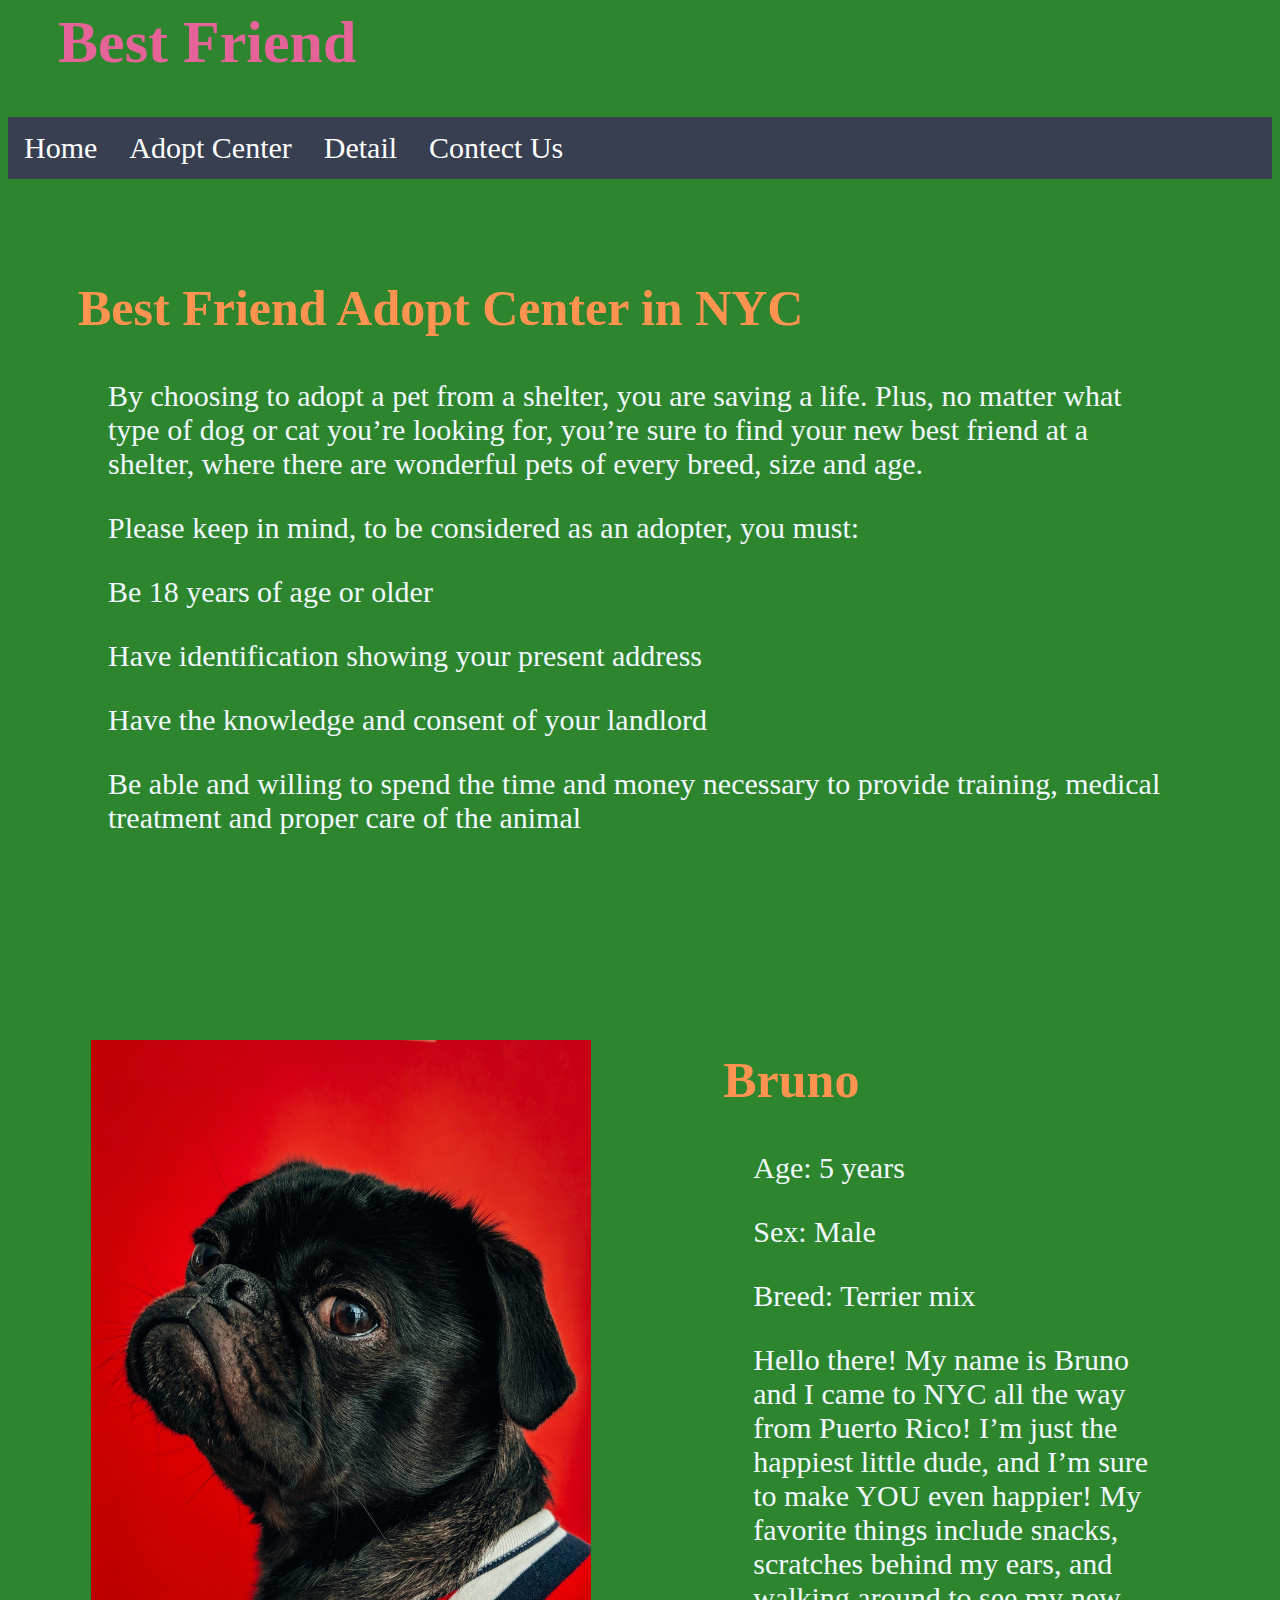
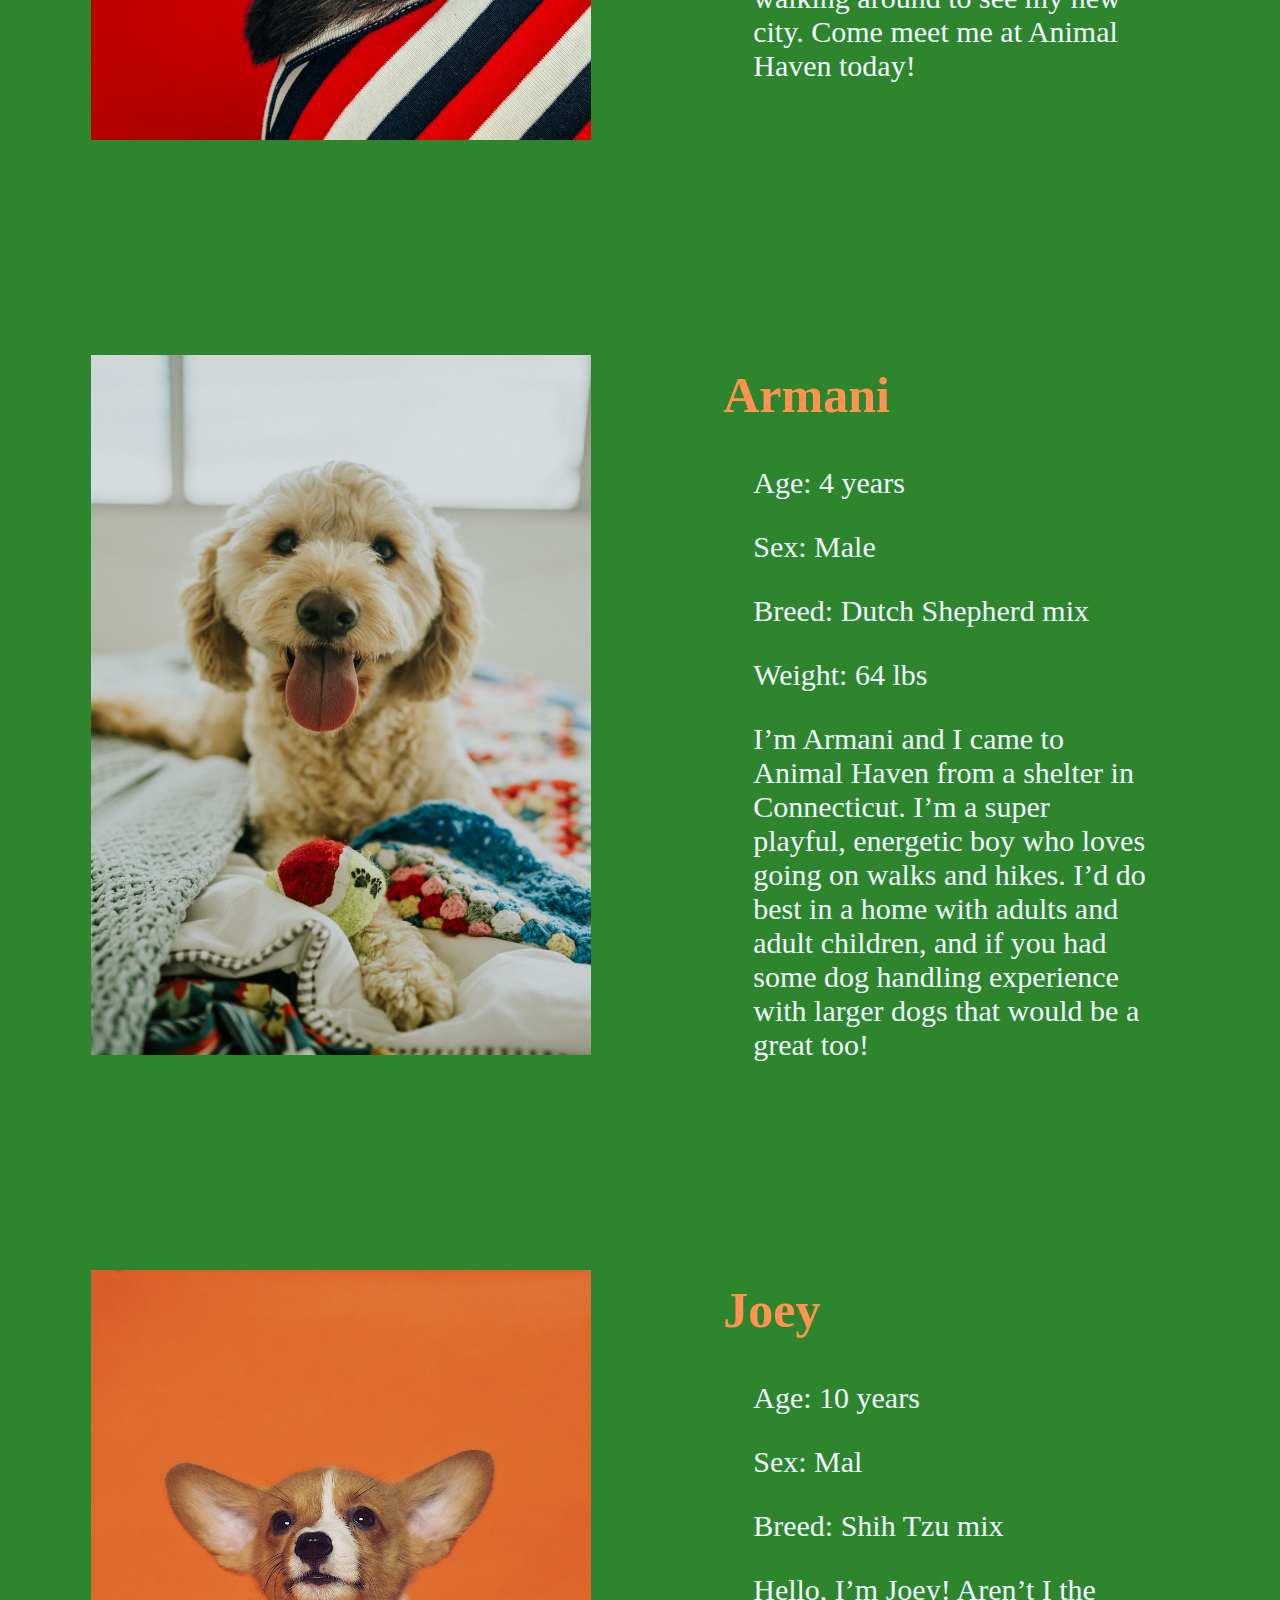
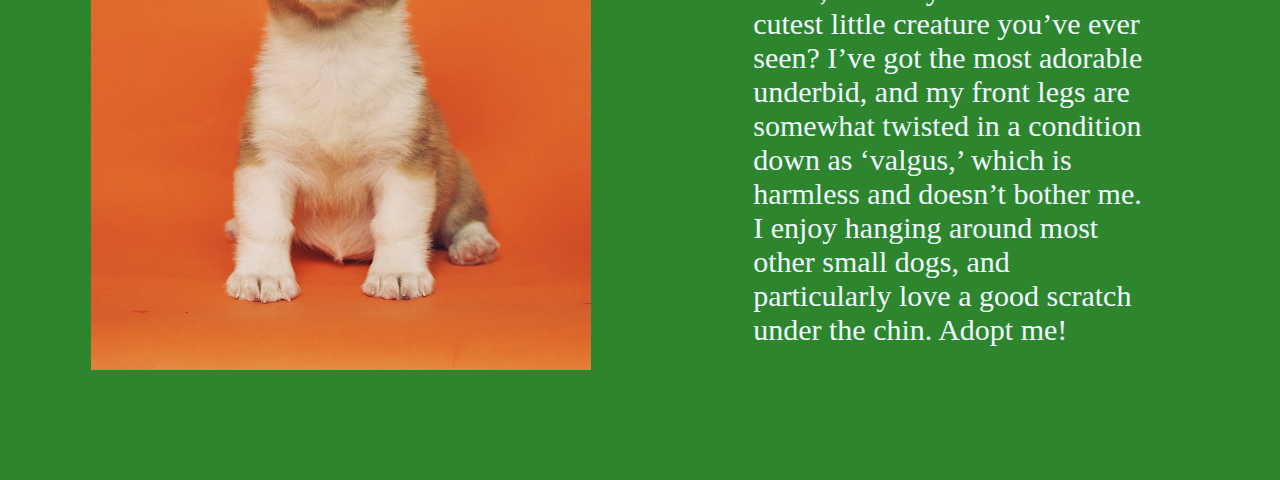
<file: Web Design/Best Friend/about.html>
<html>
    <head>
        <meta charset=utf-8 />
		<meta name="viewport" content="width=device-width,initial-scale=1">
        <link href='http://fonts.googleapis.com/css?family=Lato:400,700,700italic|PT+Serif:400,400italic,700,700italic' rel='stylesheet' type='text/css'>
     <link href="style.css" rel="stylesheet">
    </head>
    <body>
    <h1>Best Friend</h1>
    <nav>
        <ul>
        <li><a href="index.html">Home</a></li>
          <li><a href="about.html">Adopt Center</a></li>
             <li><a href="detail.html">Detail</a></li>  
            <li><a href="contect.html">Contect Us</a></li>
            
        </ul>
        
    </nav>
        <header>
        <h2>Best Friend Adopt Center in NYC</h2>
          <p>By choosing to adopt a pet from a shelter, you are saving a life. Plus, no matter what type of dog or cat you’re looking for, you’re sure to find your new best friend at a shelter, where there are wonderful pets of every breed, size and age.</p> 
            <p>Please keep in mind, to be considered as an adopter, you must:</p>
            <p>Be 18 years of age or older</p>  
            <p>Have identification showing your present address</p>
            <p>Have the knowledge and consent of your landlord</p>
            <p>Be able and willing to spend the time and money necessary to provide training, medical treatment and proper care of the animal</p>
        </header>
        <aside>
              
                <img src="image/dog1-original.jpg" alt="dog"  style="width:500px;height:700px">
                  
           
        </aside>
        
        <article>
            <h2>Bruno</h2>
        <p>Age: 5 years</p>
            <p>Sex: Male</p>
            <p>Breed: Terrier mix</p>
            <p>Hello there! My name is Bruno and I came to NYC all the way from Puerto Rico! I’m just the happiest little dude, and I’m sure to make YOU even happier! My favorite things include snacks, scratches behind my ears, and walking around to see my new city. Come meet me at Animal Haven today!
 </p>
        </article>
        <aside>
         <img src="image/dog2-original.jpg" alt="Dog" style="width:500px;height:700px;">   
        </aside>
        
        <article>
            <h2>Armani</h2>
            <p>Age: 4 years</p>
            <p>Sex: Male</p>
            <p>Breed: Dutch Shepherd mix</p> 
            <p>Weight: 64 lbs </p>
            <p>I’m Armani and I came to Animal Haven from a shelter in Connecticut. I’m a super playful, energetic boy who loves going on walks and hikes. I’d do best in a home with adults and adult children, and if you had some dog handling experience with larger dogs that would be a great too! </p>
        </article>
        
        <aside>
            <img src="image/dog3-original.jpg" alt="Dog" style="width:500px;height:700px;">  
        </aside>
        
        <article>
            <h2>Joey</h2>
            <p>Age: 10 years
            <p>Sex: Mal</p>
            <p>Breed: Shih Tzu mix</p>
            <p>Hello, I’m Joey! Aren’t I the cutest little creature you’ve ever seen? I’ve got the most adorable underbid, and my front legs are somewhat twisted in a condition down as ‘valgus,’ which is harmless and doesn’t bother me. I enjoy hanging around most other small dogs, and particularly love a good scratch under the chin. Adopt me!</p>
        </article>
        
    
    </body>




</html>
</file>
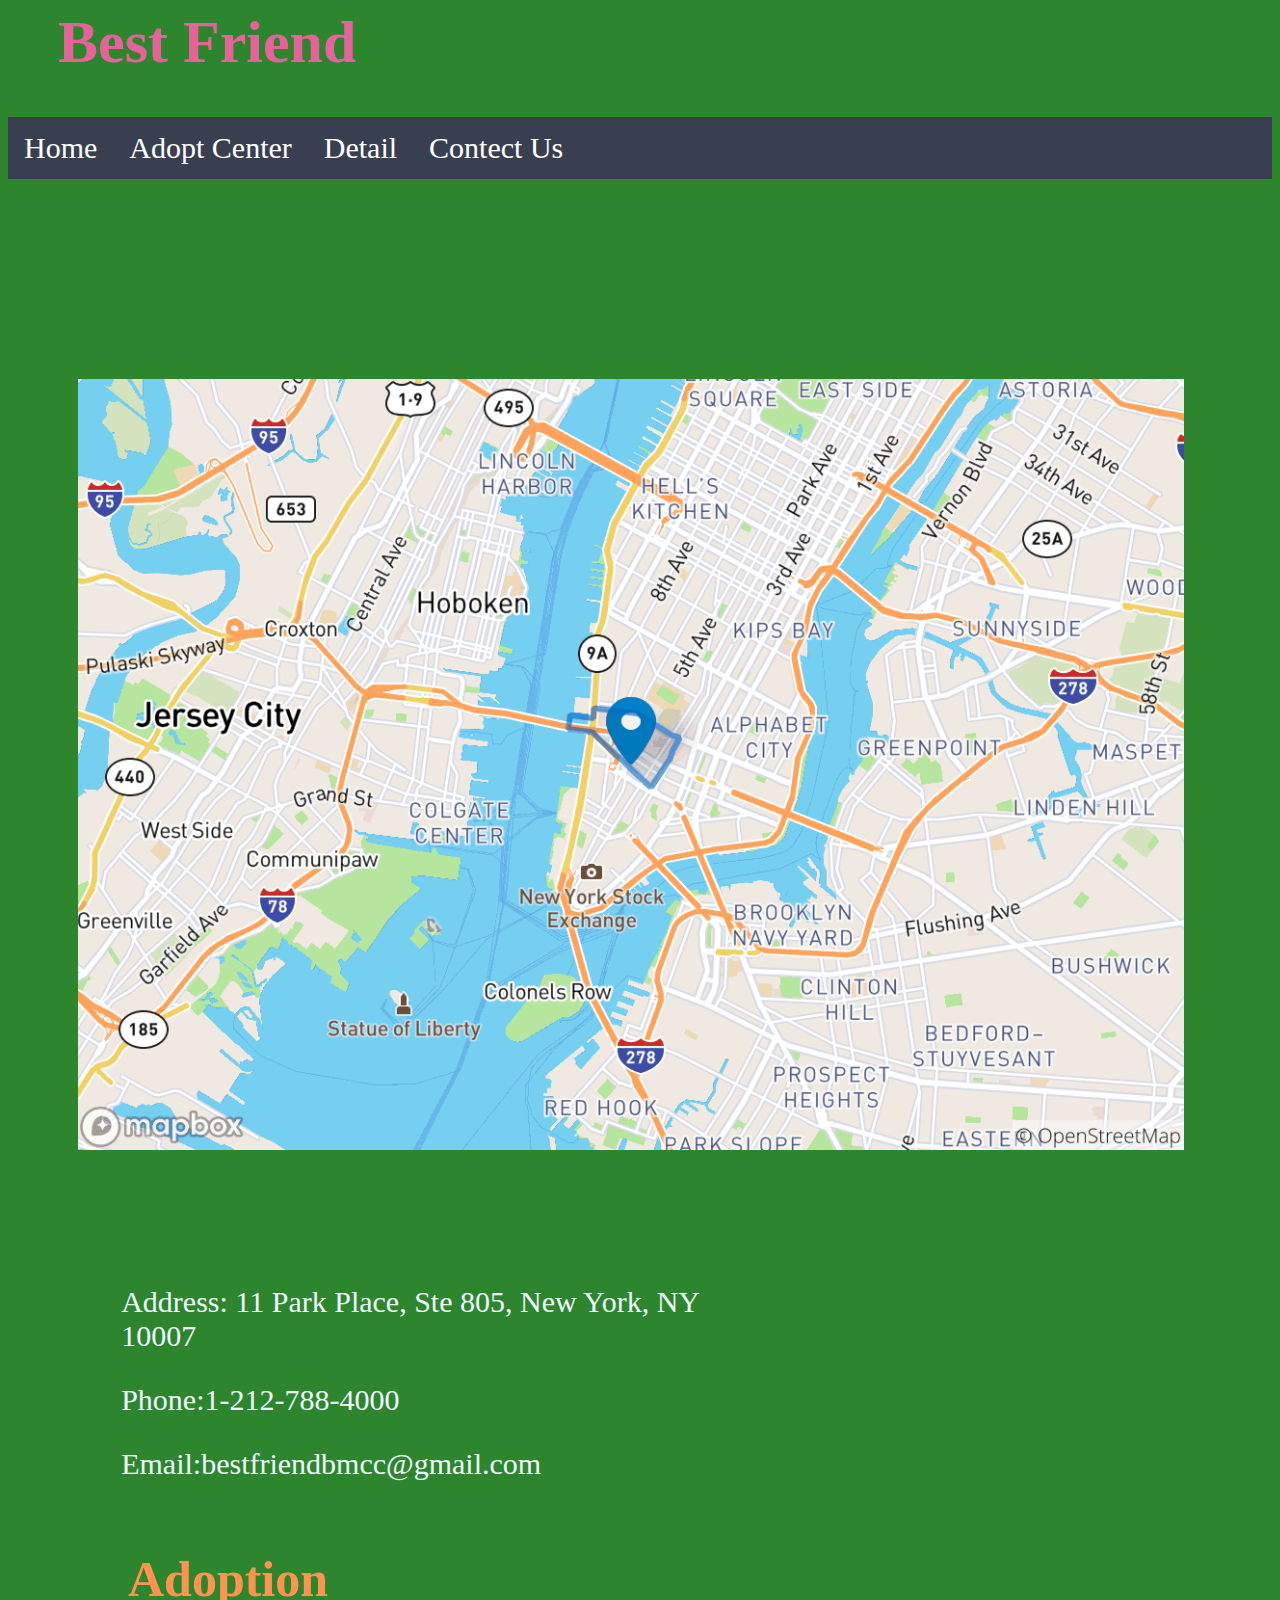
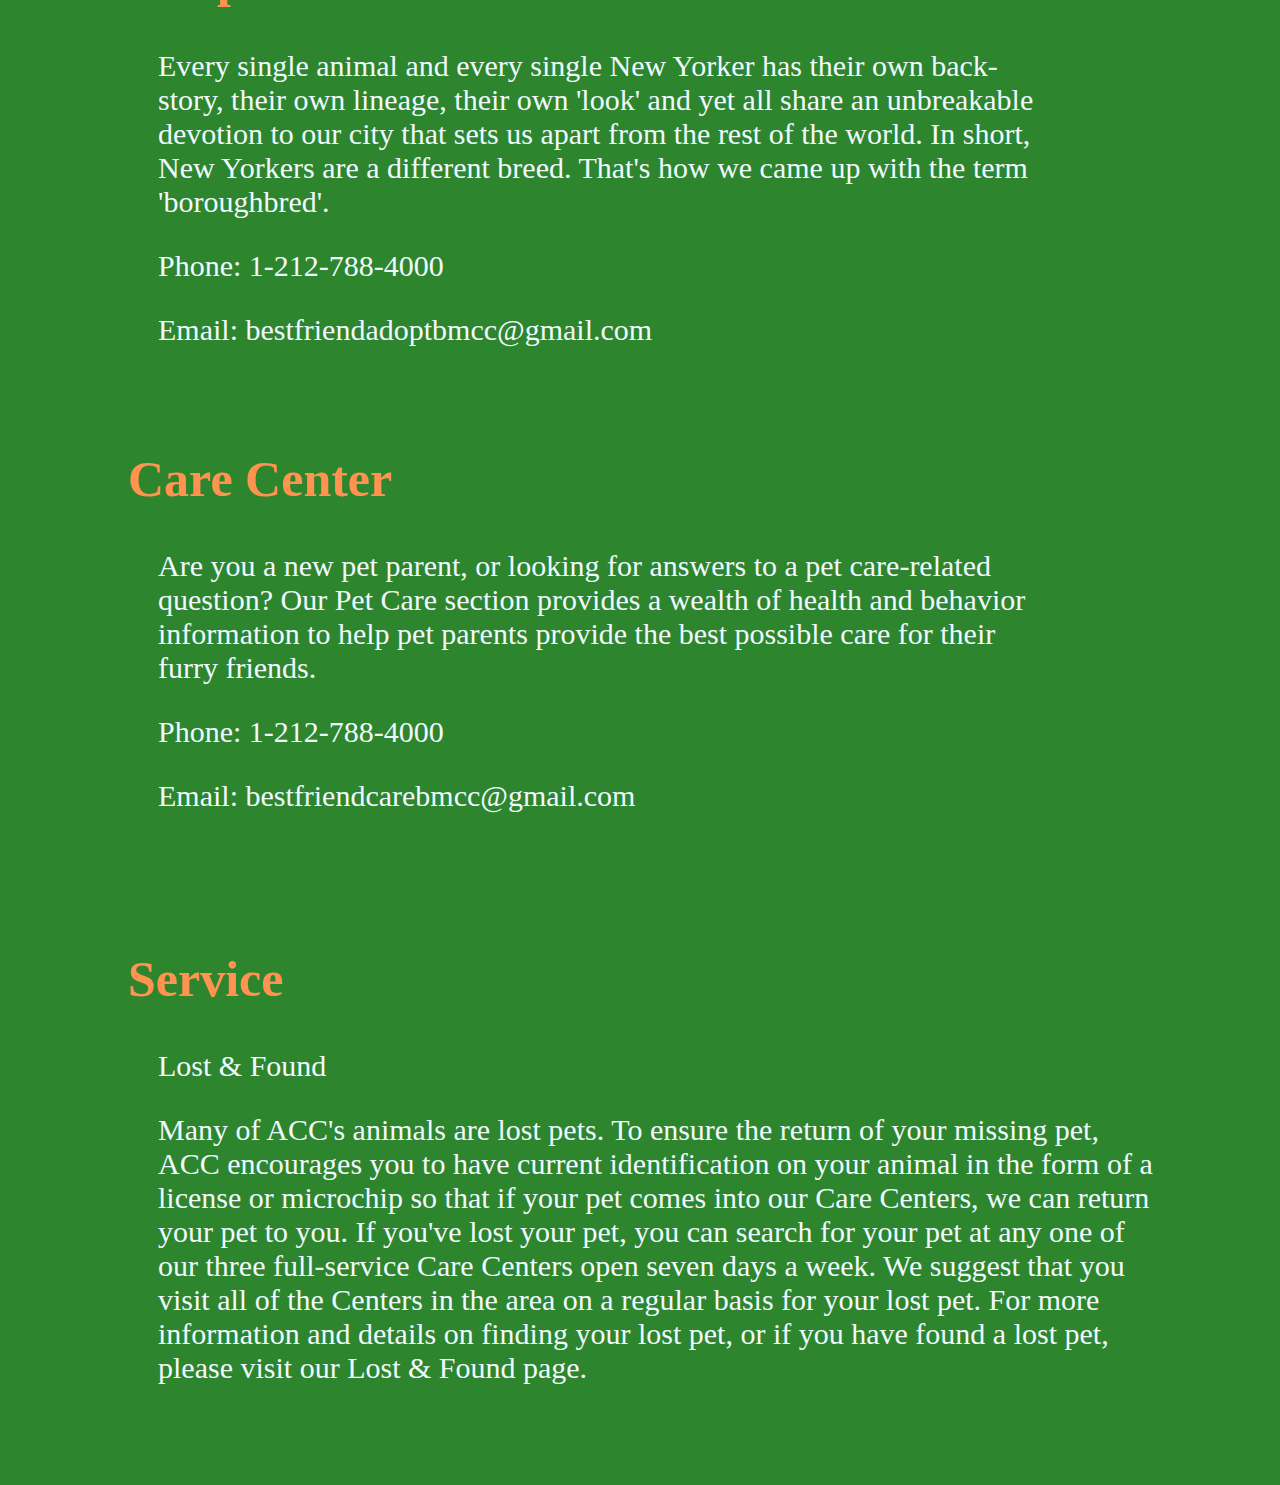
<file: Web Design/Best Friend/contect.html>
<html>
    
    <head>
         <link href="style.css" rel="stylesheet">
    </head>
    <body>
    <h1>Best Friend</h1>
    <nav>
        <ul>
        <li><a href="index.html">Home</a></li>
          <li><a href="about.html">Adopt Center</a></li>
             <li><a href="detail.html">Detail</a></li>  
            <li><a href="contect.html">Contect Us</a></li>
            
        </ul>
        
    </nav>
        <header>
            <h1></h1>
            <p></p>
            <img src="image/574x400@2x.png" alt="map" >
        </header>
         <aside class="sidebar">
             <p>Address: 11 Park Place, Ste 805, New York, NY 10007</p>
             <p>Phone:1-212-788-4000</p>
             <p>Email:bestfriendbmcc@gmail.com</p>

             </aside><!-- .sidebar -->
        <main id="content" class="main-content">
            <h2>Adoption</h2>
            <p>Every single animal and every single New Yorker has their own back-story, their own lineage, their own 'look' and yet all share an unbreakable devotion to our city that sets us apart from the rest of the world. In short, New Yorkers are a different breed. That's how we came up with the term 'boroughbred'.</p>
            <p>Phone: 1-212-788-4000</p>
            <p>Email: bestfriendadoptbmcc@gmail.com</p>
             </main><!-- #content .main-content -->
          <div class="page-title">
            <h2>Care Center</h2>
            <p>Are you a new pet parent, or looking for answers to a pet care-related question? Our Pet Care section provides a wealth of health and behavior information to help pet parents provide the best possible care for their furry friends.</p>
             <p>Phone: 1-212-788-4000</p>
            <p>Email: bestfriendcarebmcc@gmail.com</p>
              </div><!-- .page-title -->
         <header class="masthead">
            <h2>Service</h2>
            <p>Lost & Found</p>
            <p>Many of ACC's animals are lost pets. To ensure the return of your missing pet, ACC encourages you to have current identification on your animal in the form of a license or microchip so that if your pet comes into our Care Centers, we can return your pet to you. If you've lost your pet, you can search for your pet at any one of our three full-service Care Centers open seven days a week. We suggest that you visit all of the Centers in the area on a regular basis for your lost pet. For more information and details on finding your lost pet, or if you have found a lost pet, please visit our Lost & Found page.</p>
              </header><!-- .masthead -->
        
         
    </body>
</html>
</file>
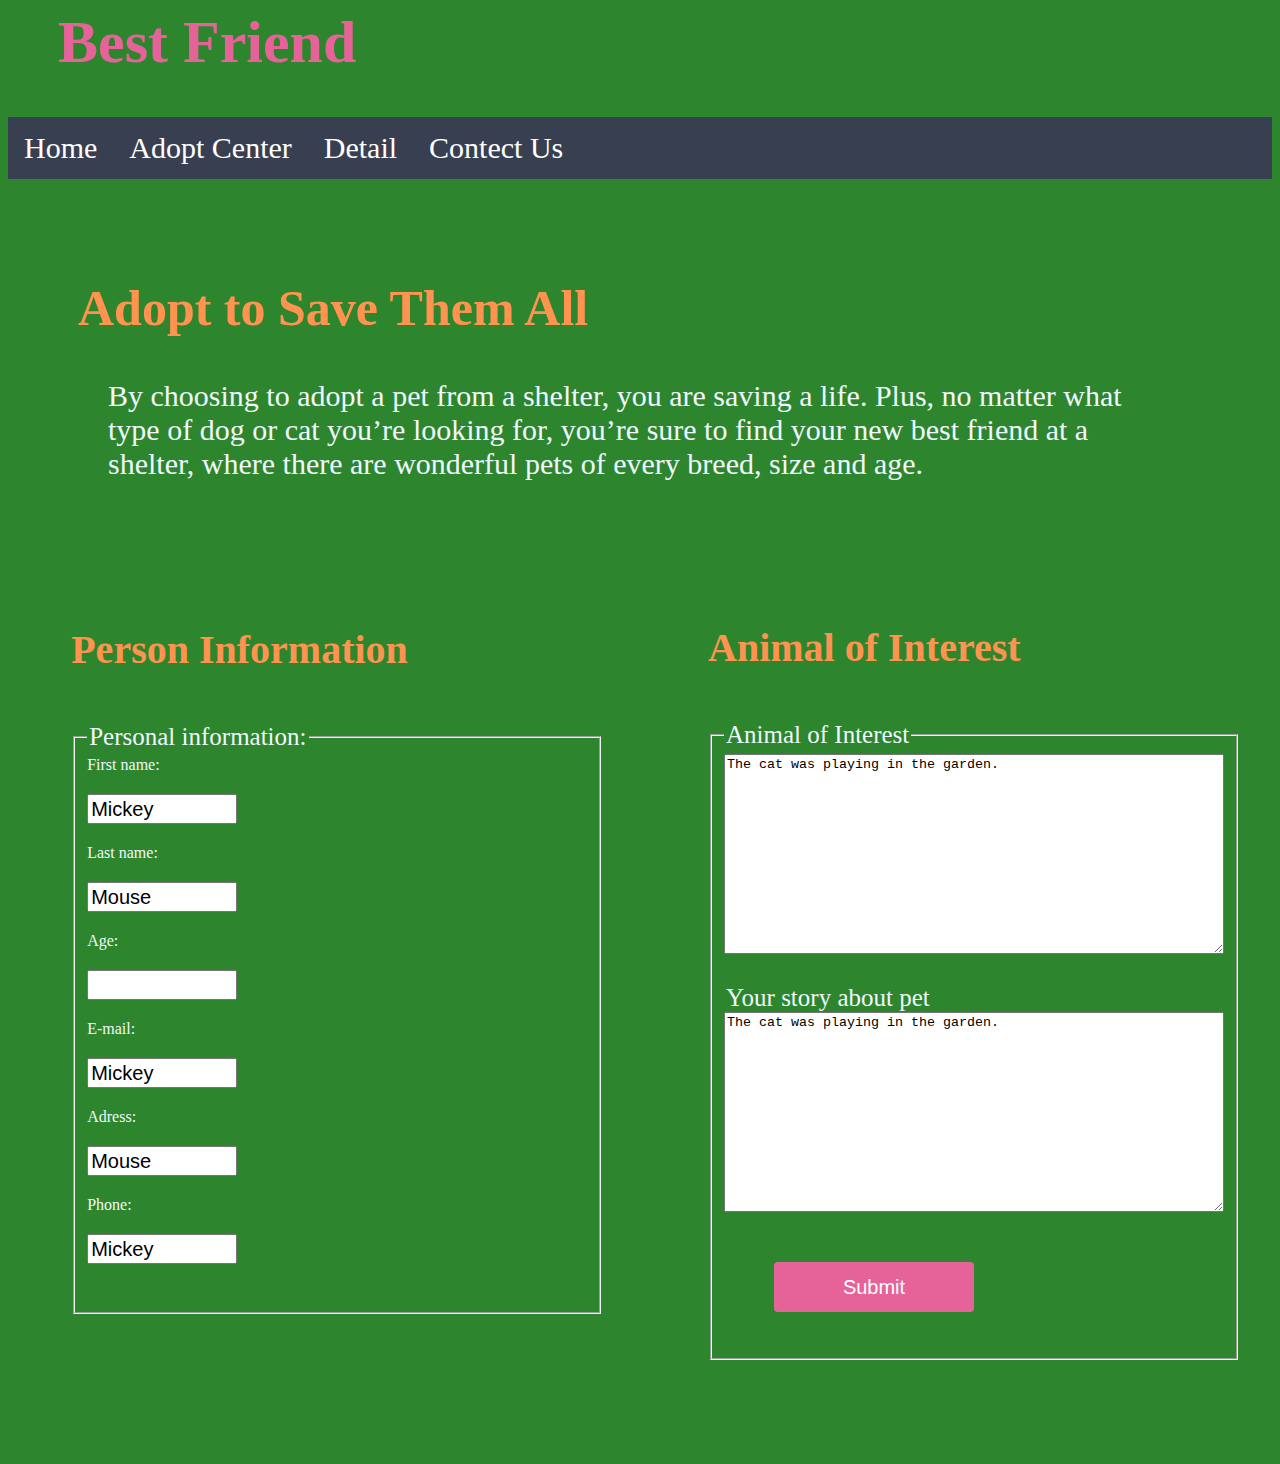
<file: Web Design/Best Friend/detail.html>
<html>
    
    <head>
         <link href="style.css" rel="stylesheet">
    </head>
    <body>
     <h1>Best Friend</h1>
    <nav>
        <ul>
        <li><a href="index.html">Home</a></li>
          <li><a href="about.html">Adopt Center</a></li>
             <li><a href="detail.html">Detail</a></li>  
            <li><a href="contect.html">Contect Us</a></li>
            
        </ul>
        
    </nav>
        <header>
            <h2>Adopt to Save Them All</h2>
            <p>By choosing to adopt a pet from a shelter, you are saving a life. Plus, no matter what type of dog or cat you’re looking for, you’re sure to find your new best friend at a shelter, where there are wonderful pets of every breed, size and age.</p>
        </header>
       <aside>
            <h3>Person Information</h3>
            <form action="/action_page.php">
                
  <fieldset>
    <legend>Personal information:</legend>
    First name:<br>
    <input type="text" name="firstname" value="Mickey" ><br>
    Last name:<br>
    <input type="text" name="lastname" value="Mouse" ><br>
      Age:<br>
  <input type="text" name="Age"><br>
      
      E-mail:<br>
    <input type="text" name="e-mail" value="Mickey"><br>
    Adress:<br>
    <input type="text" name="Adress" value="Mouse" ><br>
      Phone:<br>
    <input type="text" name="Phone" value="Mickey" ><br><br>
      </fieldset>
          </form>         
        </aside> 
        <section>
            <h3>Animal of Interest</h3>
       <fieldset>         
      <legend>Animal of Interest</legend>   
  <textarea name="message" style="width:500px; height:200px;">The cat was playing in the garden.</textarea>
  <br>
      <legend>Your story about pet</legend>   
  <textarea name="message" style="width:500px; height:200px;">The cat was playing in the garden.</textarea>
  <br>
  <form method="get" action="https://ny.bestfriends.org/adoption-center" target="_blank" >
    <input type="submit" value="Submit">
           </form>
  </fieldset>
            </section>
                    

        
        
       
    
    </body>
    




</html>
</file>
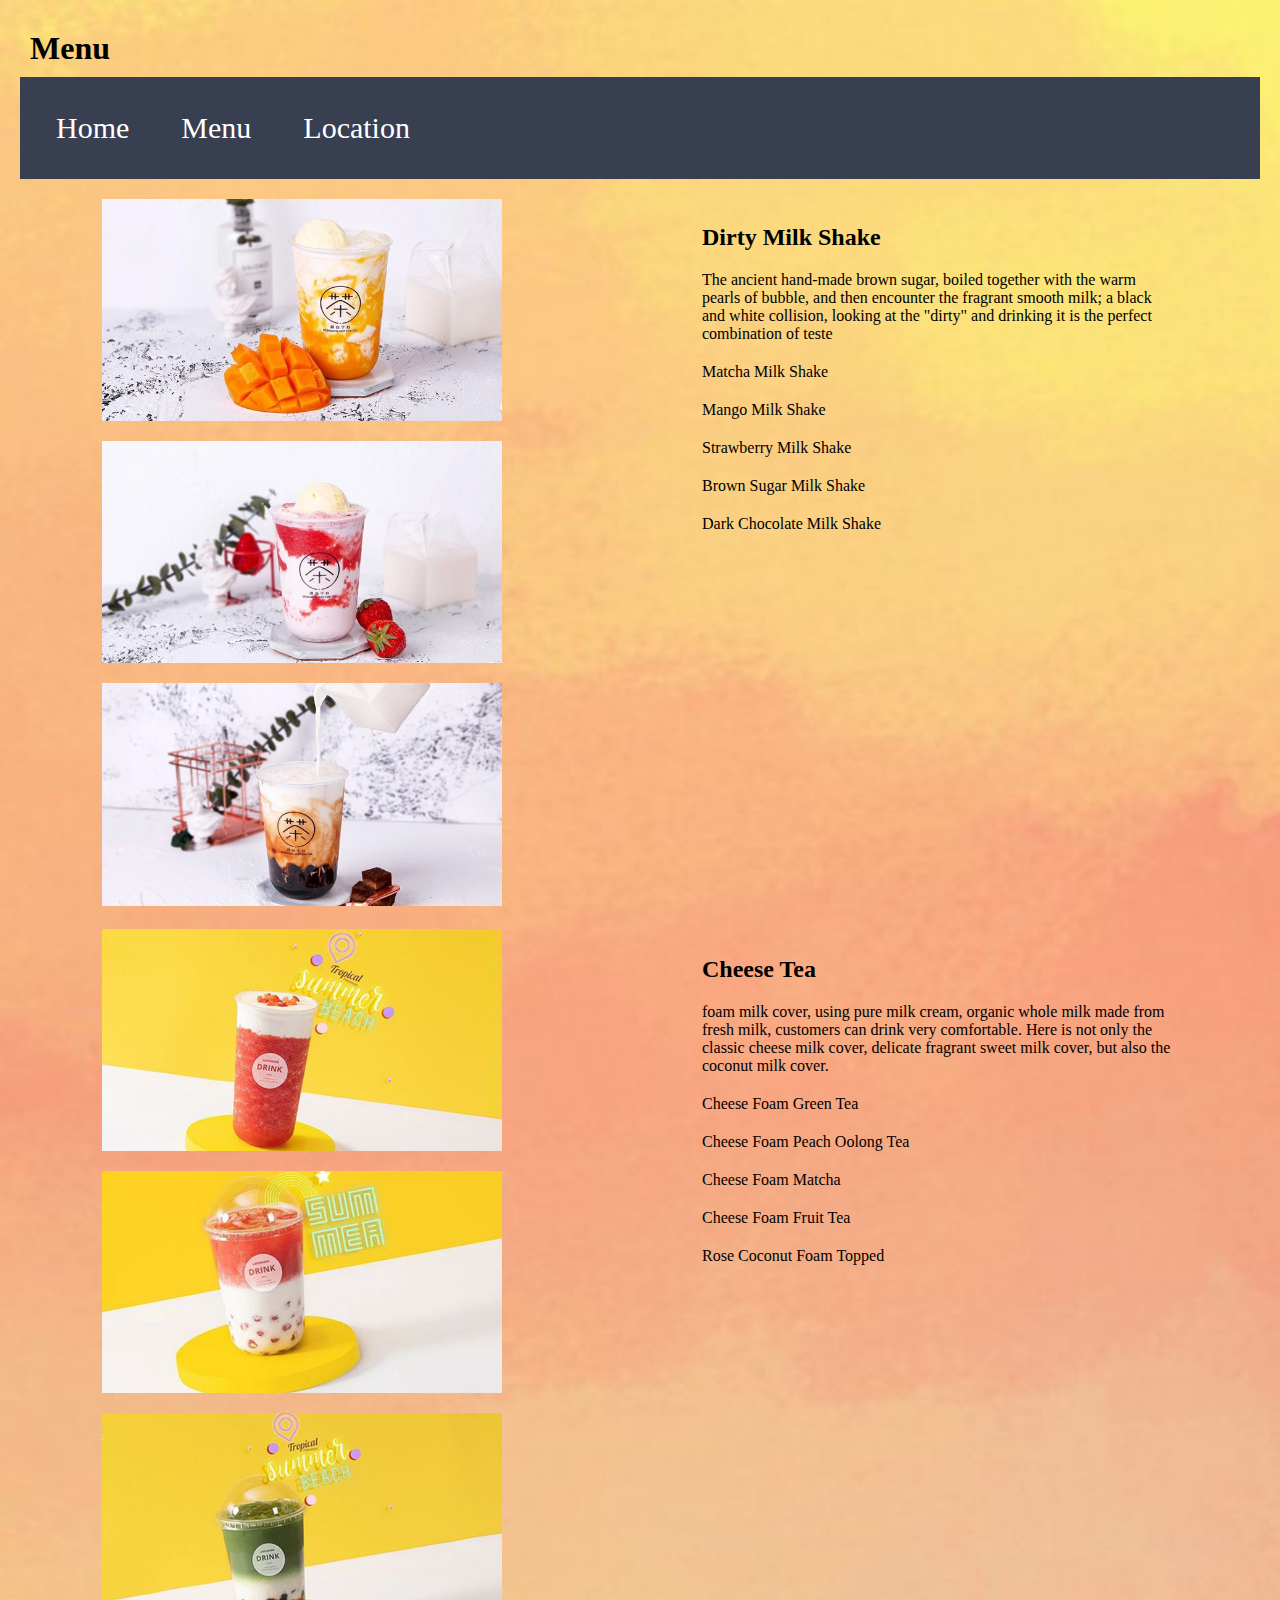
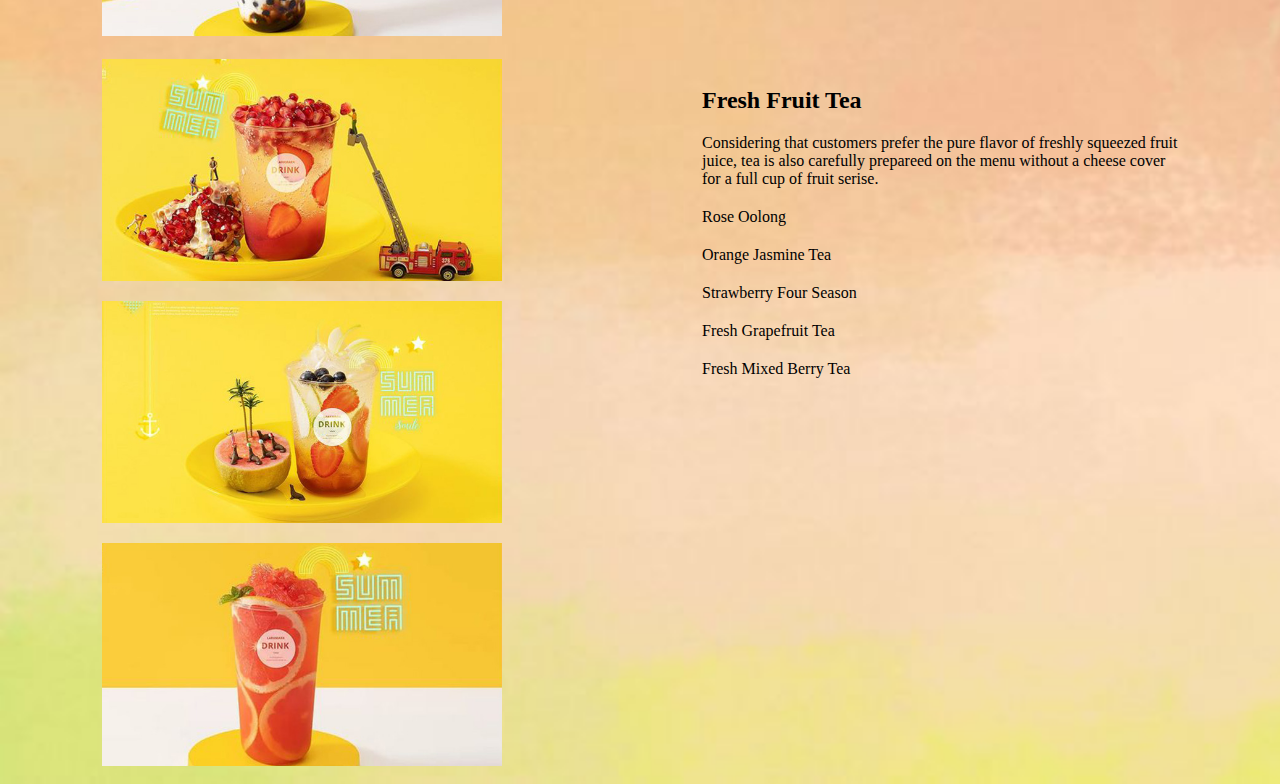
<file: Web Design/bubble tea/about.html>
<html>
    <head>
   
        <style>
            
            *{
                margin: 0;
                padding: 10px;
            }
            body{background-image:url(image/BACKGROUND.jpg);
      
	background-size: cover;}
            nav{
                background-color: #383F51;
                text-align: left;
               font-size: 30;
            }
            nav ul{
                list-style: none;
                list-style-type: none;
    margin: 0;
    padding: 0;
    overflow: hidden;
    
            }
            nav li{
              
                    display: inline;
                float:left;
            }
            li a {display: block;
    color: white;
    text-align: center;
    padding: 14px 16px;
    text-decoration: none;}

          
            
            nav a:hover{
                background-color: black;
                    color: white;
            }
            img{width:450px;
            }
            
            aside{
            height:700px;
            
            width:29%;
               margin-bottom: 10px;
            margin-right: 10%;
                margin-left: 5%;
            float: left;
            
        }
        article{
            height:647px;
            
            width:40%;
            margin-top:2%;
               margin-bottom: 40px;
            margin-right: 5%;
            
            float:right;}

        
        </style>
    </head>
    <body>
        <h1>Menu</h1>
    <nav>
        <ul>
        <li><a href="index.html">Home</a></li>
         <li><a href="about.html">Menu</a></li>   
          <li><a href="contect.html">Location</a></li>  
            
        </ul>
        
    </nav>
        <aside>
   <img src="image/Untitled-6.jpg" alt="Maker Stuff" style="width:400px;">
            <img src="image/Untitled-5.jpg" alt="Maker Stuff" style="width:400px;">
            <img src="image/Untitled-4.jpg" alt="Maker Stuff" style="width:400px;">
        </aside>
        <article>
       
        <h2>Dirty Milk Shake</h2>
        <p>The ancient hand-made brown sugar, boiled together with the warm pearls of bubble, and then encounter the fragrant smooth milk; a black and white collision, looking at the "dirty" and drinking it is the perfect combination of teste </p>
            <p>Matcha Milk Shake</p>
            <p>Mango Milk Shake</p>
            <p>Strawberry Milk Shake</p>
            <p>Brown Sugar Milk Shake</p>
            <p>Dark Chocolate Milk Shake</p>
           
            </article>
         <aside>
   <img src="image/Untitled-7.jpg" alt="Maker Stuff" style="width:400px;">
            <img src="image/7.jpg" alt="Maker Stuff" style="width:400px;">
            <img src="image/Untitled-8.jpg" alt="Maker Stuff" style="width:400px;">
        </aside>
        <article>
       
        <h2>Cheese Tea</h2>
        <p>foam milk cover, using pure milk cream, organic whole milk made from fresh milk, customers can drink very comfortable. Here is not only the classic cheese milk cover, delicate fragrant sweet milk cover, but also the coconut milk cover. </p>
            <p>Cheese Foam Green Tea</p>
            <p>Cheese Foam Peach Oolong Tea</p>
            <p>Cheese Foam Matcha</p>
            <p>Cheese Foam Fruit Tea</p>
            <p>Rose Coconut Foam Topped</p>
           
            </article>
            
         <aside>
   <img src="image/5.jpg" alt="Maker Stuff" style="width:400px;">
            <img src="image/6.jpg" alt="Maker Stuff" style="width:400px;">
            <img src="image/8.jpg" alt="Maker Stuff" style="width:400px;">
        </aside>
        <article>
       
        <h2>Fresh Fruit Tea</h2>
        <p>Considering that customers prefer the pure flavor of freshly squeezed fruit juice, tea is also carefully prepareed on the menu without a cheese cover for a full cup of fruit serise. </p>
            <p>Rose Oolong</p>
            <p>Orange Jasmine Tea</p>
            <p>Strawberry Four Season</p>
            <p>Fresh Grapefruit Tea</p>
            <p>Fresh Mixed Berry Tea</p>
           
            </article>
            
            
    </body>    

</html>
</file>
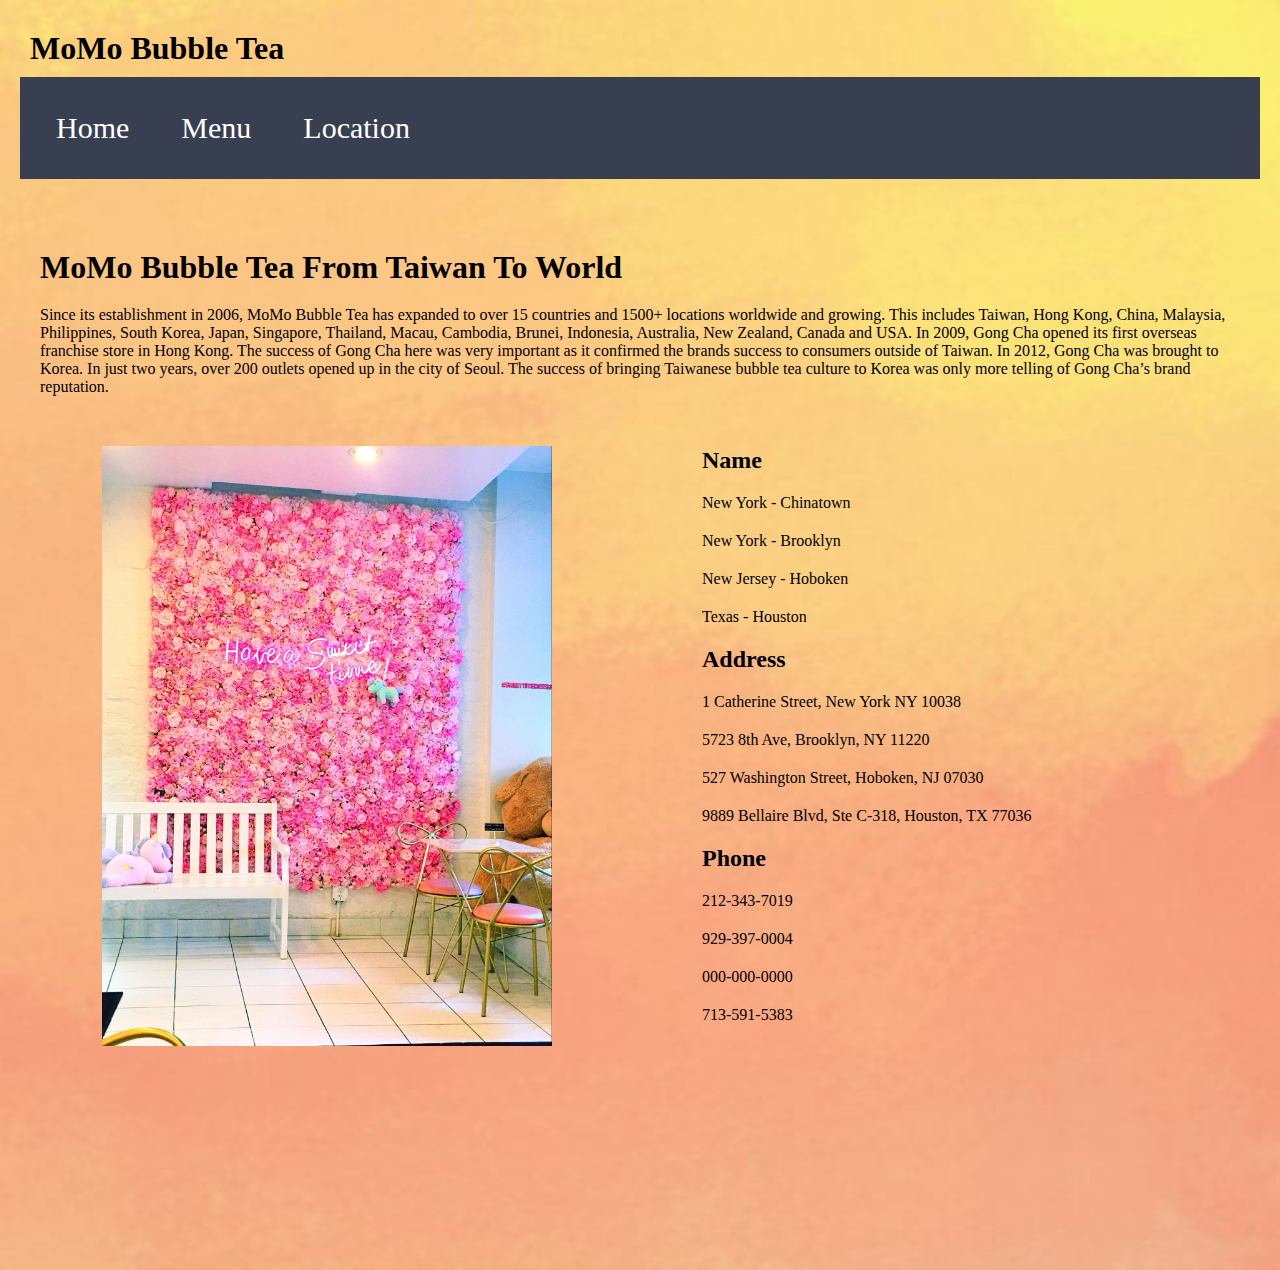
<file: Web Design/bubble tea/contect.html>
<html>
    <head>
   
        <style>
            
            *{
                margin: 0;
                padding: 10px;
            }
            
            body{background-image:url(image/BACKGROUND.jpg);
      
	           background-size: cover;}
            
            nav{
                background-color: #383F51;
                text-align: left;
               font-size: 30;
            }
           
            nav ul{
                list-style: none;
                list-style-type: none;
                margin: 0;
                padding: 0;
                overflow: hidden;
    
            }
            
            nav li{
              
                    display: inline;
                float:left;
            }
            
            li a {display: block;
                   color: white;
                  text-align: center;
                  padding: 14px 16px;
                  text-decoration: none;}

          
            
            nav a:hover{
                background-color: black;
                    color: white;
            }
            
            img{width:450px;
            }
            article{
            height:773px;
            
            width:40%;
            margin-top:0.08%;
               margin-bottom: 40px;
            margin-right: 5%;
            
            float:right;}
            
            
            aside{
            height:450px;
            
            width:29%;
               margin-bottom: 10px;
            margin-right: 10%;
                margin-left: 5%;
            float: left;
            
        }
        
            
            
            header{ 
            height:2phuz00px;
            background-color:;
                margin-top: 50px;
            margin-bottom: 10px
        }
             section{
                margin-bottom: 80px;
                 margin-top: 400px;
                margin-right: 500px;
                 margin-left: 400px;
                ;
            }
        
            
        
        </style>
    </head>
    <body>
        <h1>MoMo Bubble Tea</h1>
    <nav>
        <ul>
        <li><a href="index.html">Home</a></li>
         <li><a href="about.html">Menu</a></li>   
          <li><a href="contect.html">Location</a></li>  
            
        </ul>
        
    </nav>
        <header>
            <h1>MoMo Bubble Tea From Taiwan To World</h1>
            <p>Since its establishment in 2006, MoMo Bubble Tea has expanded to over 15 countries and 1500+ locations worldwide and growing. This includes Taiwan, Hong Kong, China, Malaysia, Philippines, South Korea, Japan, Singapore, Thailand, Macau, Cambodia, Brunei, Indonesia, Australia, New Zealand, Canada and USA. In 2009, Gong Cha opened its first overseas franchise store in Hong Kong. The success of Gong Cha here was very important as it confirmed the brands success to consumers outside of Taiwan. In 2012, Gong Cha was brought to Korea. In just two years, over 200 outlets opened up in the city of Seoul. The success of bringing Taiwanese bubble tea culture to Korea was only more telling of Gong Cha’s brand reputation.</p>
        
        </header>
        <aside>
   <img src="image/20181024170902.jpg" alt="Maker Stuff" style=" ">
        </aside>
        <article>
           
                <h2>Name</h2>
                <p>New York - Chinatown</p>
            <P>New York - Brooklyn</P>
            <p>New Jersey - Hoboken</p>
            <p>Texas - Houston</p>
            <h2>Address</h2>
            <p>1 Catherine Street, New York NY 10038</p>
             <p>5723 8th Ave, Brooklyn, NY 11220</p>
                <p>527 Washington Street, Hoboken, NJ 07030</p>
                <p>9889 Bellaire Blvd, Ste C-318, Houston, TX 77036</p>
            <h2>Phone</h2>
                <p>212-343-7019</p>
                <p>929-397-0004</p>
                 <p>000-000-0000</p>
                 <p>713-591-5383</p>
            
            
            </article>
    </body>    

</html>
</file>
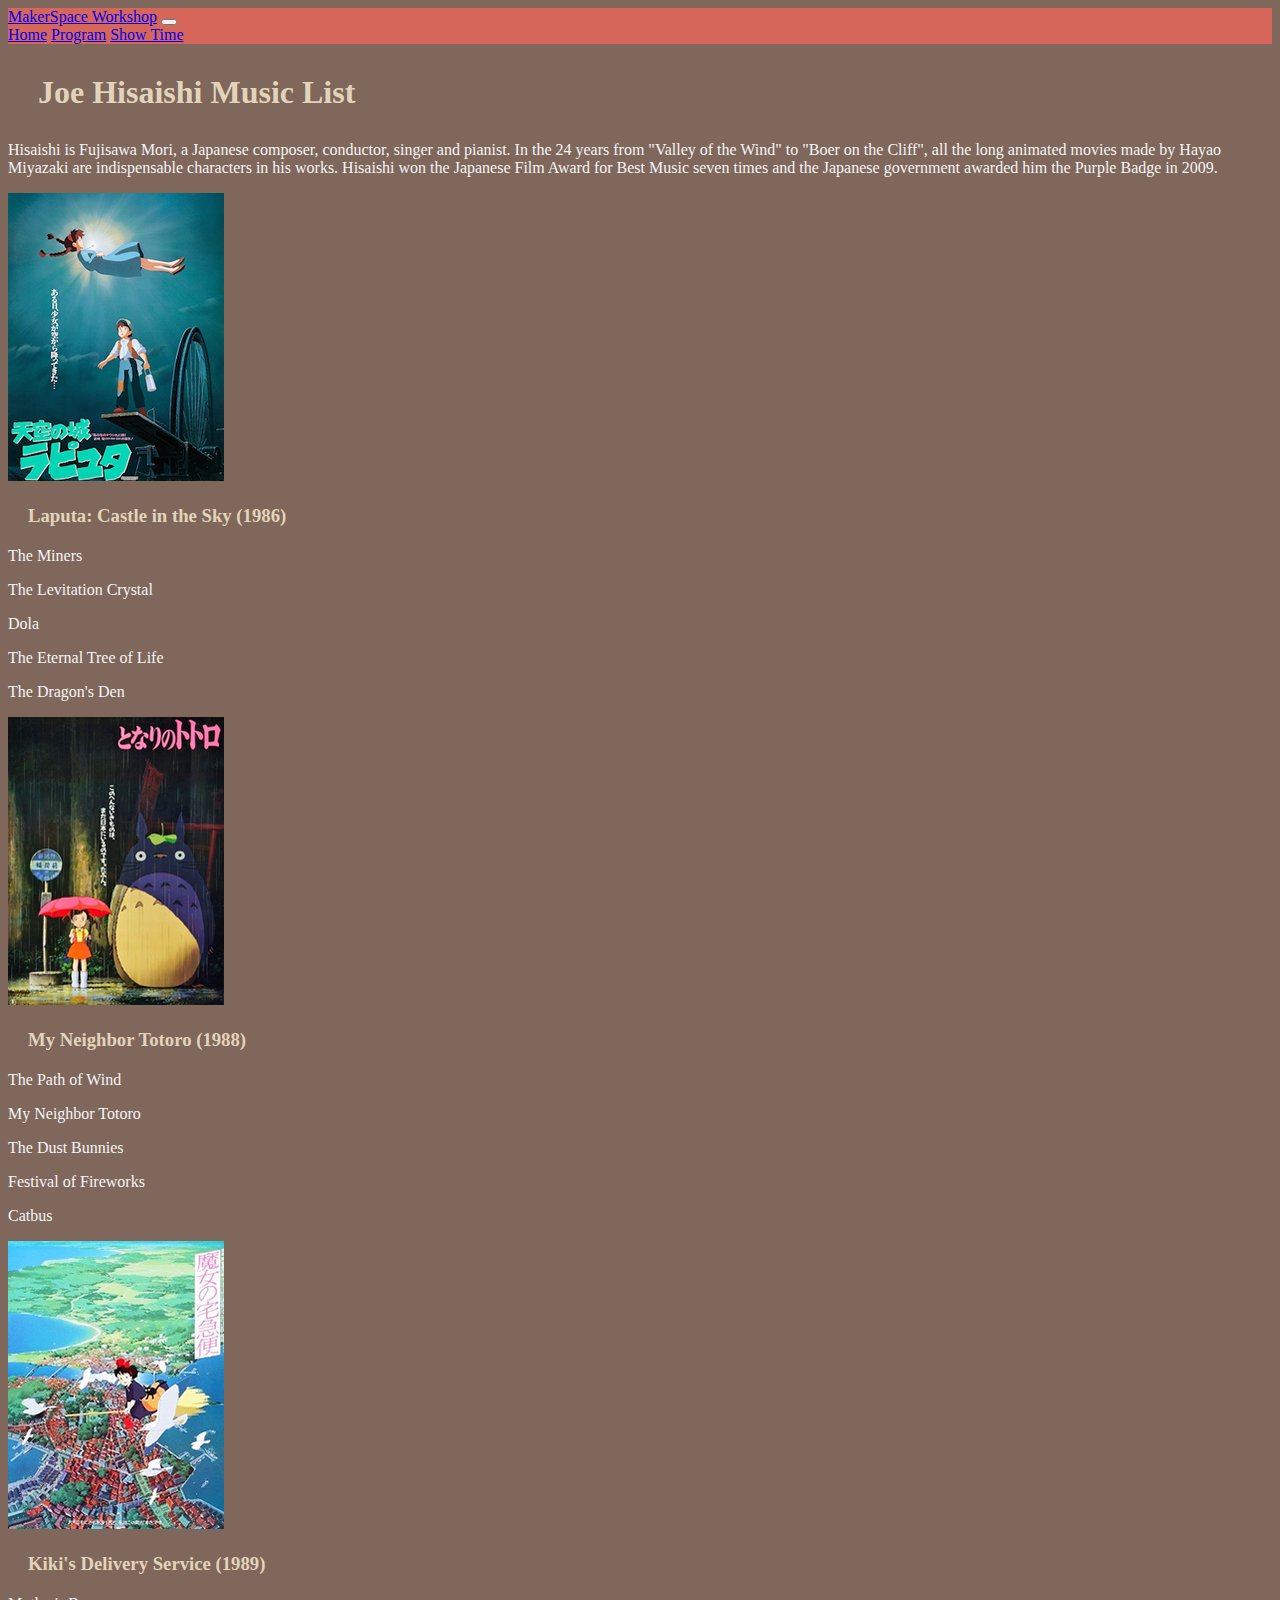
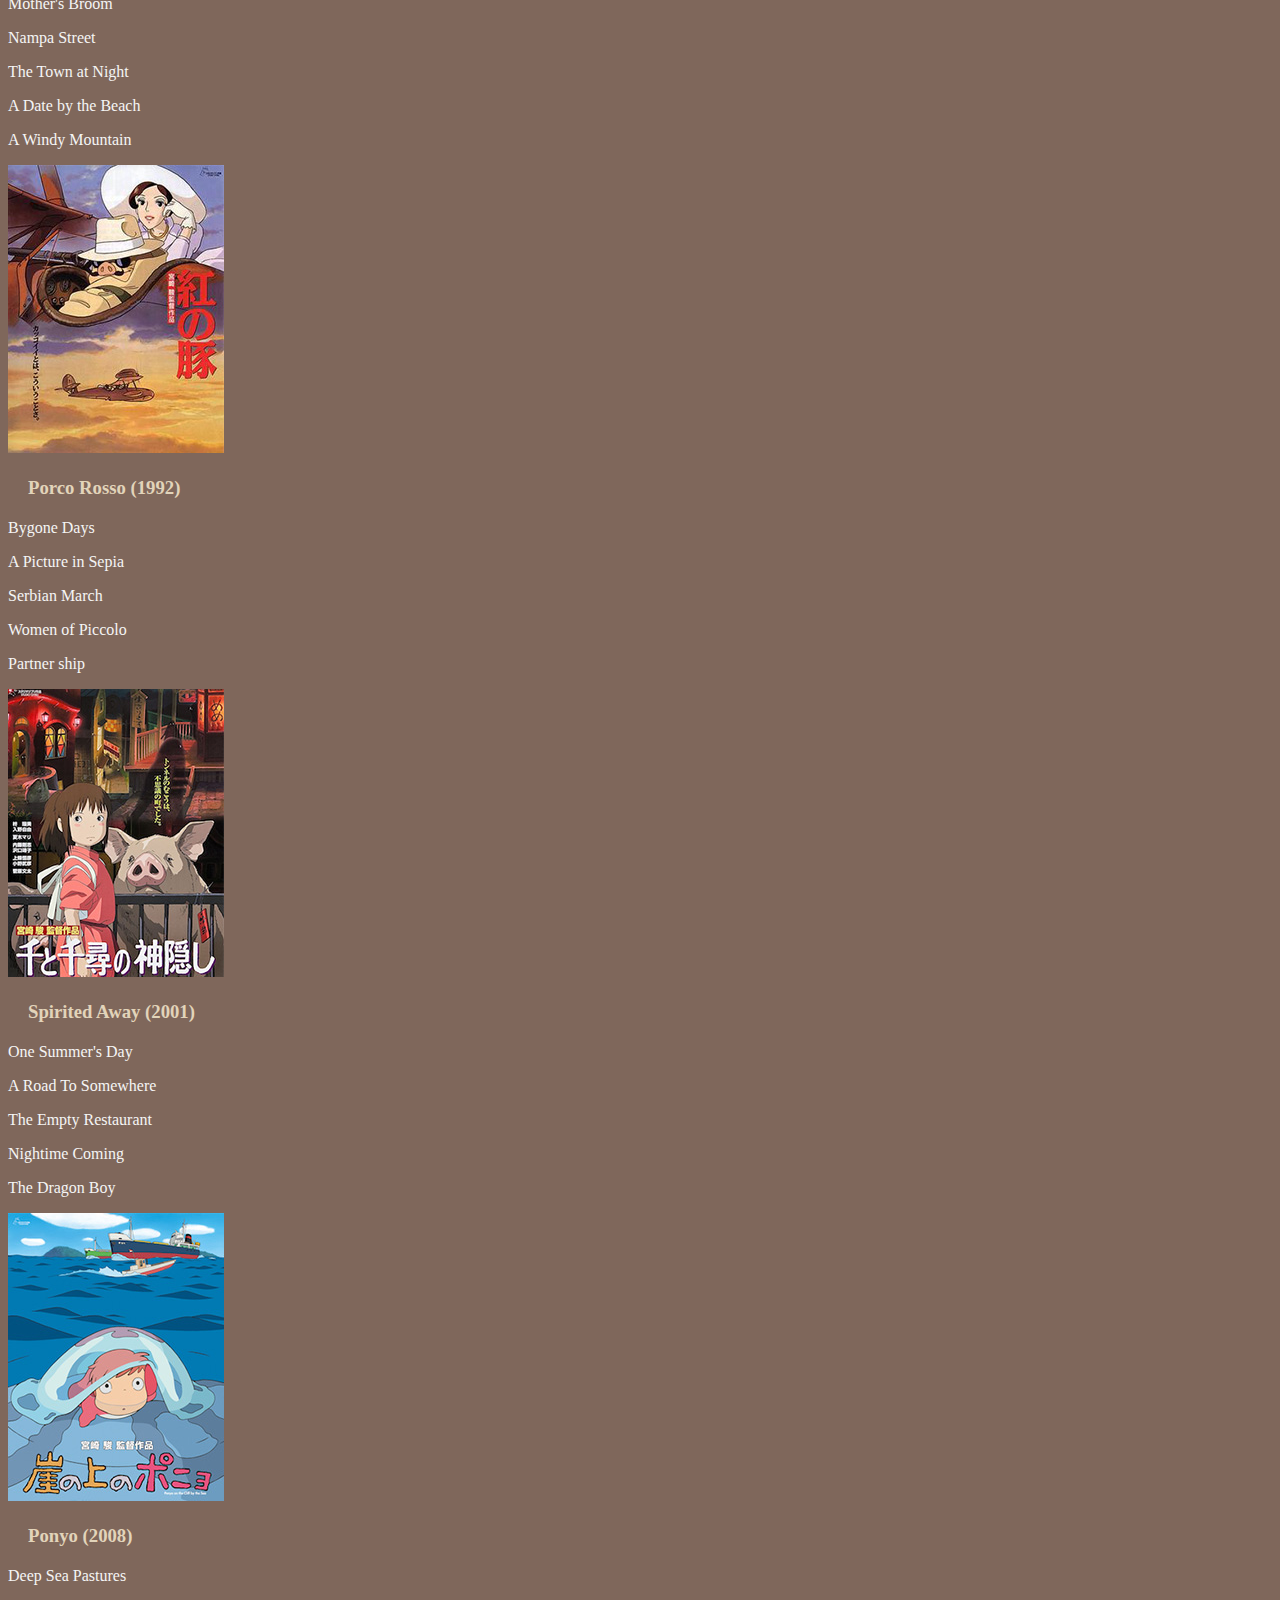
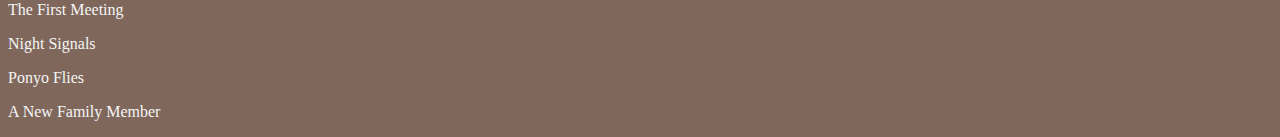
<file: Web Design/concert/about.html>
<!DOCTYPE html>
<html lang="en">
<head>
	<meta charset="utf-8">
	<meta http-equiv="X-UA-Compatible" content="IE=edge">
	<meta name="viewport" content="width=device-width, initial-scale=1, shrink-to-fit=no">
  <!--Bootstrap CSS-->
  <link rel="stylesheet" href="https://stackpath.bootstrapcdn.com/bootstrap/4.1.3/css/bootstrap.min.css" integrity="	sha384-MCw98/SFnGE8fJT3GXwEOngsV7Zt27NXFoaoApmYm81iuXoPkFOJwJ8ERdknLPMO" crossorigin="anonymous">
  <link href="https://fonts.googleapis.com/css?family=Alfa+Slab+One" rel="stylesheet">
  <link href="styles.css" rel="stylesheet">
	
	<title>Joe Hisaishi's Concert</title>
</head>
<body>
	<nav class="navbar navbar-dark  bg-dark navbar-expand-sm">
		<div class="container">
			<a class="navbar-brand" href="index.html">MakerSpace Workshop</a>
			<button class="navbar-toggler" type="button" data-toggle="collapse" data-target="#myTogglerNav">
				<span class="navbar-toggler-icon"></span>
			</button>
			<div class="collapse navbar-collapse" id="myTogglerNav">
				<div class="navbar-nav">
					<a class="nav-item nav-link" href="index.html">Home</a>
                    <a class="nav-item nav-link active" href="about.html">Program</a>
					<a class="nav-item nav-link" href="register.html">Show Time</a>		
					
			
				</div><!--end navbar div-->
			</div><!--collapse--> 
		</div><!--end container-->
	</nav>
	<div class="container">
		<div class="row">
			<section class="col-md-12">
				<h1>Joe Hisaishi Music List</h1>
				<p>Hisaishi is Fujisawa Mori, a Japanese composer, conductor, singer and pianist. In the 24 years from "Valley of the Wind" to "Boer on the Cliff", all the long animated movies made by Hayao Miyazaki are indispensable characters in his works. Hisaishi won the Japanese Film Award for Best Music seven times and the Japanese government awarded him the Purple Badge in 2009. </p>
			</section>
            <div class="col-sm-6">
			
				<img src="images/castle.jpg" alt="Maker Stuff" class="img-fluid">
				<p> </p>
			</div>
			<section class="col-sm-6">
				<h3>Laputa: Castle in the Sky (1986)</h3>
				<p>The Miners</p>
                <P>The Levitation Crystal</P>
                <P>Dola</P>
                <P>The Eternal Tree of Life</P>
                <P>The Dragon's Den</P>
                
			</section>
            <div class="col-sm-6">
				
				<img src="images/Totoro.jpg" alt="Maker Stuff" class="img-fluid">
				<p> </p>
			</div>
			
			<section class="col-sm-6">
				<h3>My Neighbor Totoro (1988)</h3>
				<p>The Path of Wind</p>
                <p>My Neighbor Totoro </p>
                <P>The Dust Bunnies</P>
                <P>Festival of Fireworks</P>
                <P>Catbus</P>
			</section>
            <div class="col-sm-6">
				
				<img src="images/KIKI.jpg" alt="Maker Stuff" class="img-fluid">
				<p></p>
			</div>
			
						<section class="col-sm-6">
				<h3>Kiki's Delivery Service (1989)</h3>
				<p>Mother's Broom</p>
                <p>Nampa Street</p>
                <p>The Town at Night</p>
                <p>A Date by the Beach</p>
                <p>A Windy Mountain</p>            
			</section>
            <div class="col-sm-6">
				
				<img src="images/Porco.jpg" alt="Maker Stuff" class="img-fluid">
				<p></p>
			</div>
			
            <section class="col-sm-6">
				<h3>Porco Rosso (1992)</h3>
				<p>Bygone Days</p>
                <p>A Picture in Sepia</p>
                <p>Serbian March</p>
                <p>Women of Piccolo</p>
                <p>Partner ship</p>
			</section>
            <div class="col-sm-6">
				
				<img src="images/away.jpg" alt="Maker Stuff" class="img-fluid">
				<p></p>
			</div>
			
            <section class="col-sm-6">
				<h3>Spirited Away (2001)</h3>
				<p>One Summer's Day</p>
                <p>A Road To Somewhere</p>
                <p>The Empty Restaurant</p>
                <p>Nightime Coming</p>
                <p>The Dragon Boy</p>
			</section>
            <div class="col-sm-6">
				
				<img src="images/Ponyo1.jpg" alt="Maker Stuff" class="img-fluid">
				<p></p>
			</div>
			
            <section class="col-sm-6">
				<h3>Ponyo (2008)</h3>
				<p>Deep Sea Pastures</p>
                <p>The First Meeting</p>
                <p>Night Signals</p>
                <p>Ponyo Flies</p>
                <p>A New Family Member</p>
			</section>
			
		</div><!--end row-->
	</div><!--end container-->

<!--JavaScripy scripts-->
<script src="https://code.jquery.com/jquery-3.3.1.slim.min.js" integrity="sha384-q8i/X+965DzO0rT7abK41JStQIAqVgRVzpbzo5smXKp4YfRvH+8abtTE1Pi6jizo" crossorigin="anonymous"></script>
<script src="https://cdnjs.cloudflare.com/ajax/libs/popper.js/1.14.3/umd/popper.min.js" integrity="sha384-ZMP7rVo3mIykV+2+9J3UJ46jBk0WLaUAdn689aCwoqbBJiSnjAK/l8WvCWPIPm49" crossorigin="anonymous"></script>
<script src="https://stackpath.bootstrapcdn.com/bootstrap/4.1.3/js/bootstrap.min.js" integrity="sha384-ChfqqxuZUCnJSK3+MXmPNIyE6ZbWh2IMqE241rYiqJxyMiZ6OW/JmZQ5stwEULTy" crossorigin="anonymous"></script>

</body>
</html>
</file>
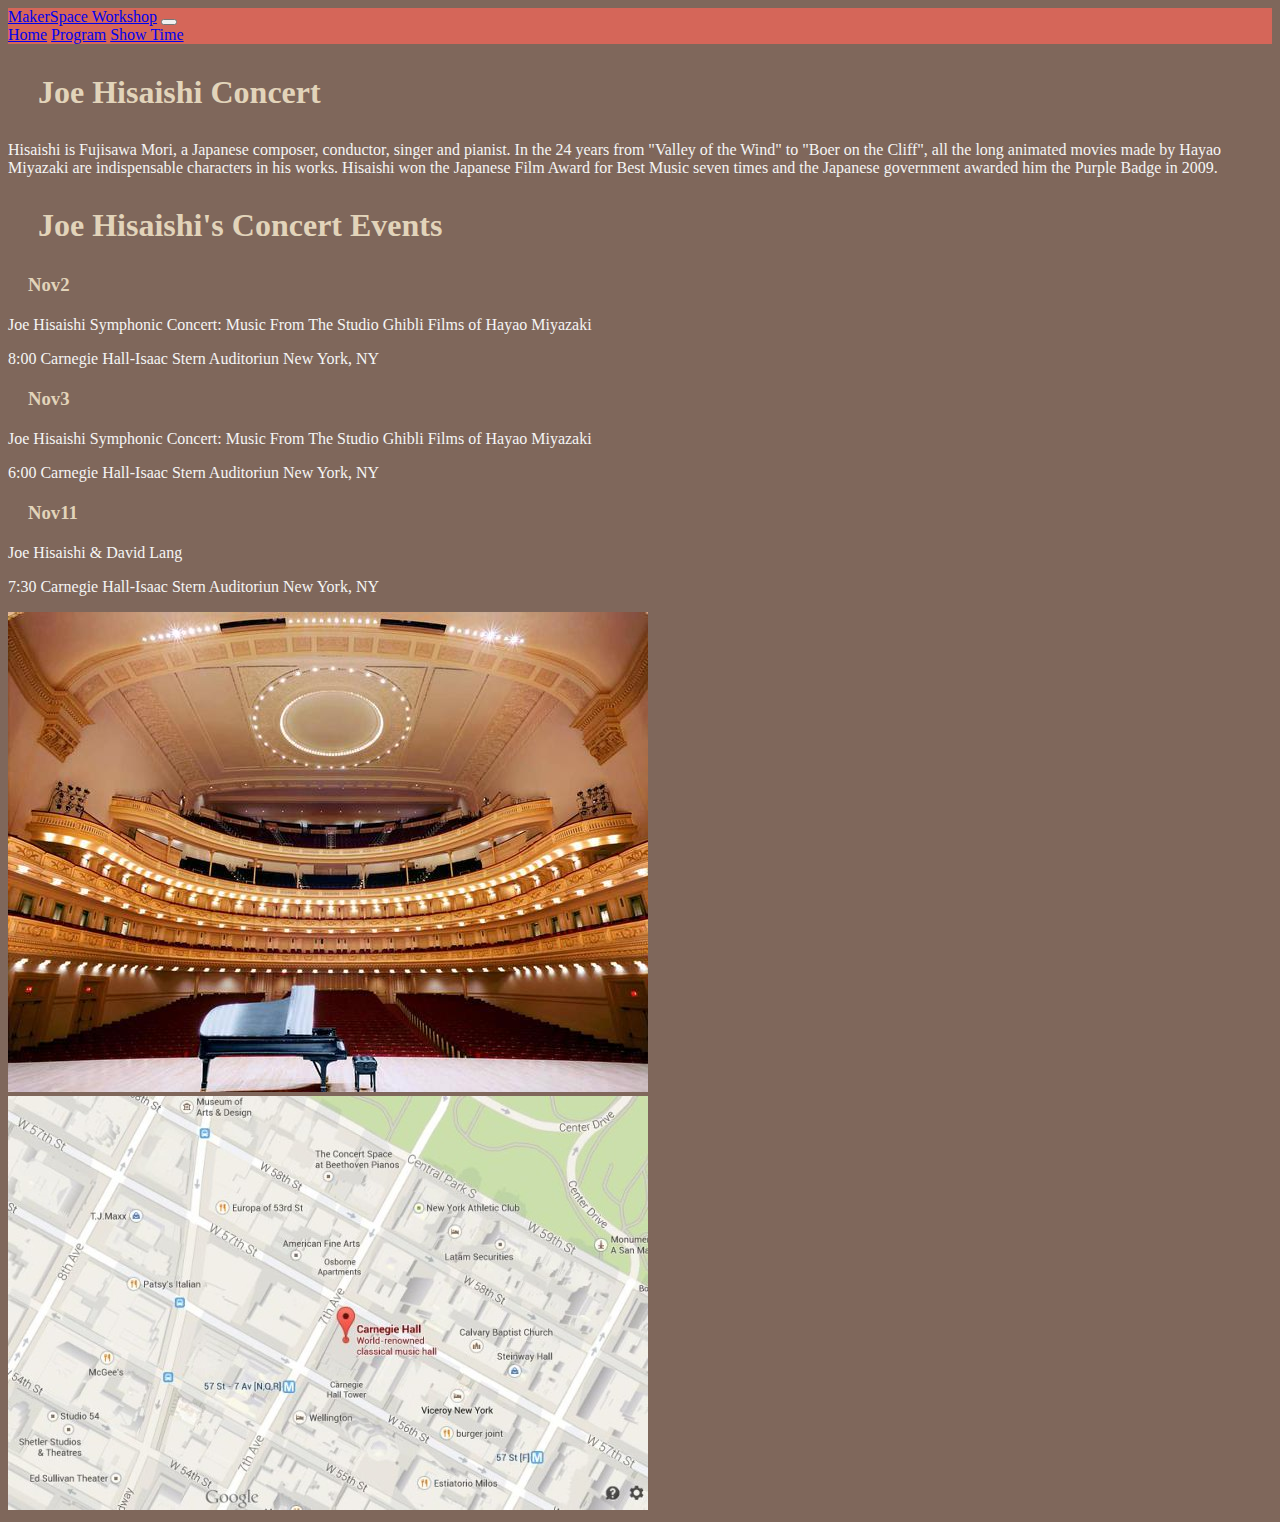
<file: Web Design/concert/register.html>
<!DOCTYPE html>
<html lang="en">
<head>
	<meta charset="utf-8">
	<meta http-equiv="X-UA-Compatible" content="IE=edge">
	<meta name="viewport" content="width=device-width, initial-scale=1, shrink-to-fit=no">
  <!--Bootstrap CSS-->
  <link rel="stylesheet" href="https://stackpath.bootstrapcdn.com/bootstrap/4.1.3/css/bootstrap.min.css" integrity="	sha384-MCw98/SFnGE8fJT3GXwEOngsV7Zt27NXFoaoApmYm81iuXoPkFOJwJ8ERdknLPMO" crossorigin="anonymous">
  <link href="https://fonts.googleapis.com/css?family=Alfa+Slab+One" rel="stylesheet">
  <link href="styles.css" rel="stylesheet">
	
	<title>Joe Hisaishi's Concert</title>
</head>
<body>
	<nav class="navbar navbar-dark  bg-dark navbar-expand-sm">
		<div class="container">
			<a class="navbar-brand" href="index.html">MakerSpace Workshop</a>
			<button class="navbar-toggler" type="button" data-toggle="collapse" data-target="#myTogglerNav">
				<span class="navbar-toggler-icon"></span>
			</button>
			<div class="collapse navbar-collapse" id="myTogglerNav">
				<div class="navbar-nav">
					<a class="nav-item nav-link" href="index.html">Home</a>
                    <a class="nav-item nav-link " href="about.html">Program</a>
					<a class="nav-item nav-link active" href="register.html">Show Time</a>		
					
			
				</div><!--end navbar div-->
			</div><!--collapse--> 
		</div><!--end container-->
	</nav>
	<div class="container">
		<div class="row">
			<section class="col-md-12">
				<h1>Joe Hisaishi Concert</h1>
				<p>Hisaishi is Fujisawa Mori, a Japanese composer, conductor, singer and pianist. In the 24 years from "Valley of the Wind" to "Boer on the Cliff", all the long animated movies made by Hayao Miyazaki are indispensable characters in his works. Hisaishi won the Japanese Film Award for Best Music seven times and the Japanese government awarded him the Purple Badge in 2009. </p>
			</section>
            
            
            <div class="col-sm-6">
			
                <h1>Joe Hisaishi's Concert Events</h1>
                
                
                
                <h3>Nov2 </h3>
                
                <p>Joe Hisaishi Symphonic Concert: Music From The Studio Ghibli Films of Hayao Miyazaki</p>
                <p>8:00 Carnegie Hall-Isaac Stern Auditoriun New York, NY</p>
        
         
				<h3>Nov3 </h3>
                <p>Joe Hisaishi Symphonic Concert: Music From The Studio Ghibli Films of Hayao Miyazaki</p>
                <p>6:00 Carnegie Hall-Isaac Stern Auditoriun New York, NY</p>
           
			
			    <h3>Nov11 </h3>
                <p>Joe Hisaishi & David Lang</p>
                <p>7:30 Carnegie Hall-Isaac Stern Auditoriun New York, NY</p>
            </div>
			
            <div class="col-sm-6">
				
				
				<img src="images/carnegie_823588.jpg" alt="Carnegie Hall" class="img-fluid">
                
                <img src="images/Map-of-Carnegie-Hall-640x414.jpg" alt="Carnegie Hall" class="img-fluid">
                    
			</div>

	
            
			
		</div><!--end row-->
	</div><!--end container-->

<!--JavaScripy scripts-->
<script src="https://code.jquery.com/jquery-3.3.1.slim.min.js" integrity="sha384-q8i/X+965DzO0rT7abK41JStQIAqVgRVzpbzo5smXKp4YfRvH+8abtTE1Pi6jizo" crossorigin="anonymous"></script>
<script src="https://cdnjs.cloudflare.com/ajax/libs/popper.js/1.14.3/umd/popper.min.js" integrity="sha384-ZMP7rVo3mIykV+2+9J3UJ46jBk0WLaUAdn689aCwoqbBJiSnjAK/l8WvCWPIPm49" crossorigin="anonymous"></script>
<script src="https://stackpath.bootstrapcdn.com/bootstrap/4.1.3/js/bootstrap.min.js" integrity="sha384-ChfqqxuZUCnJSK3+MXmPNIyE6ZbWh2IMqE241rYiqJxyMiZ6OW/JmZQ5stwEULTy" crossorigin="anonymous"></script>

</body>
</html>
</file>
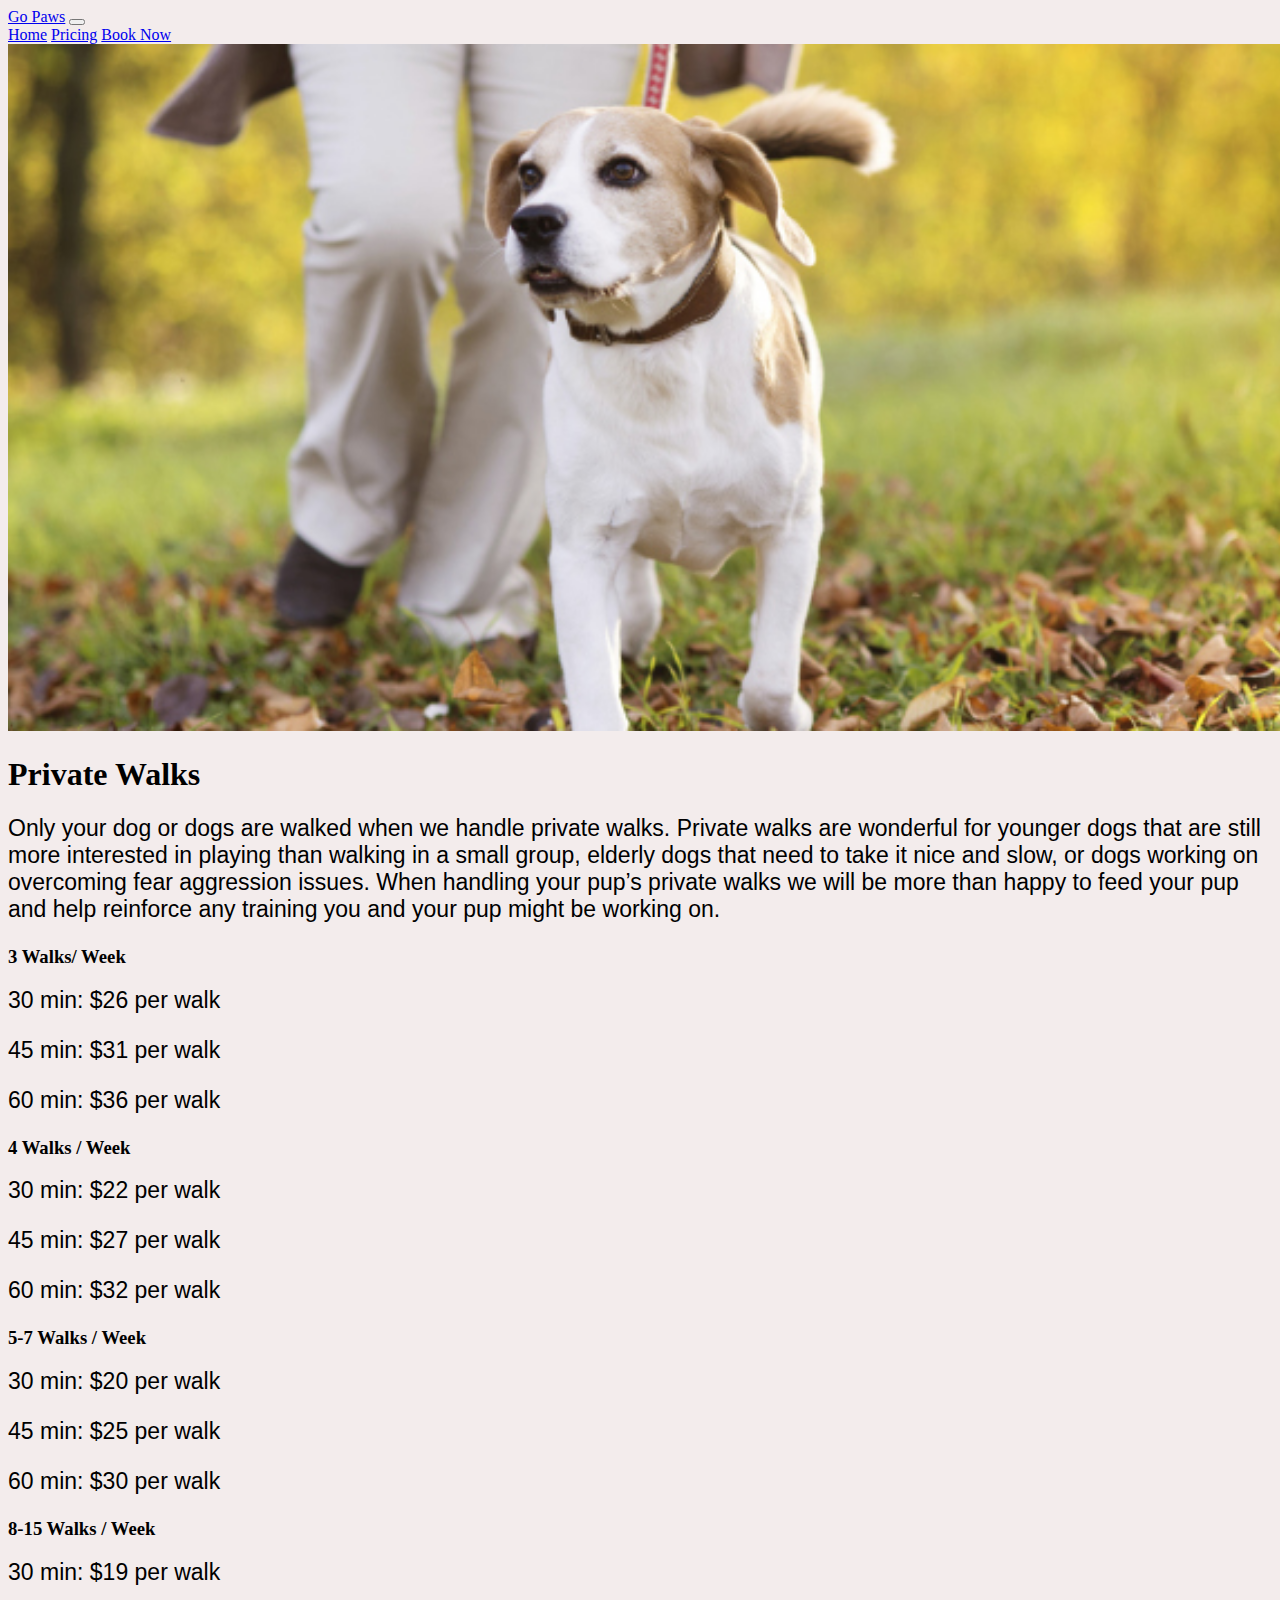
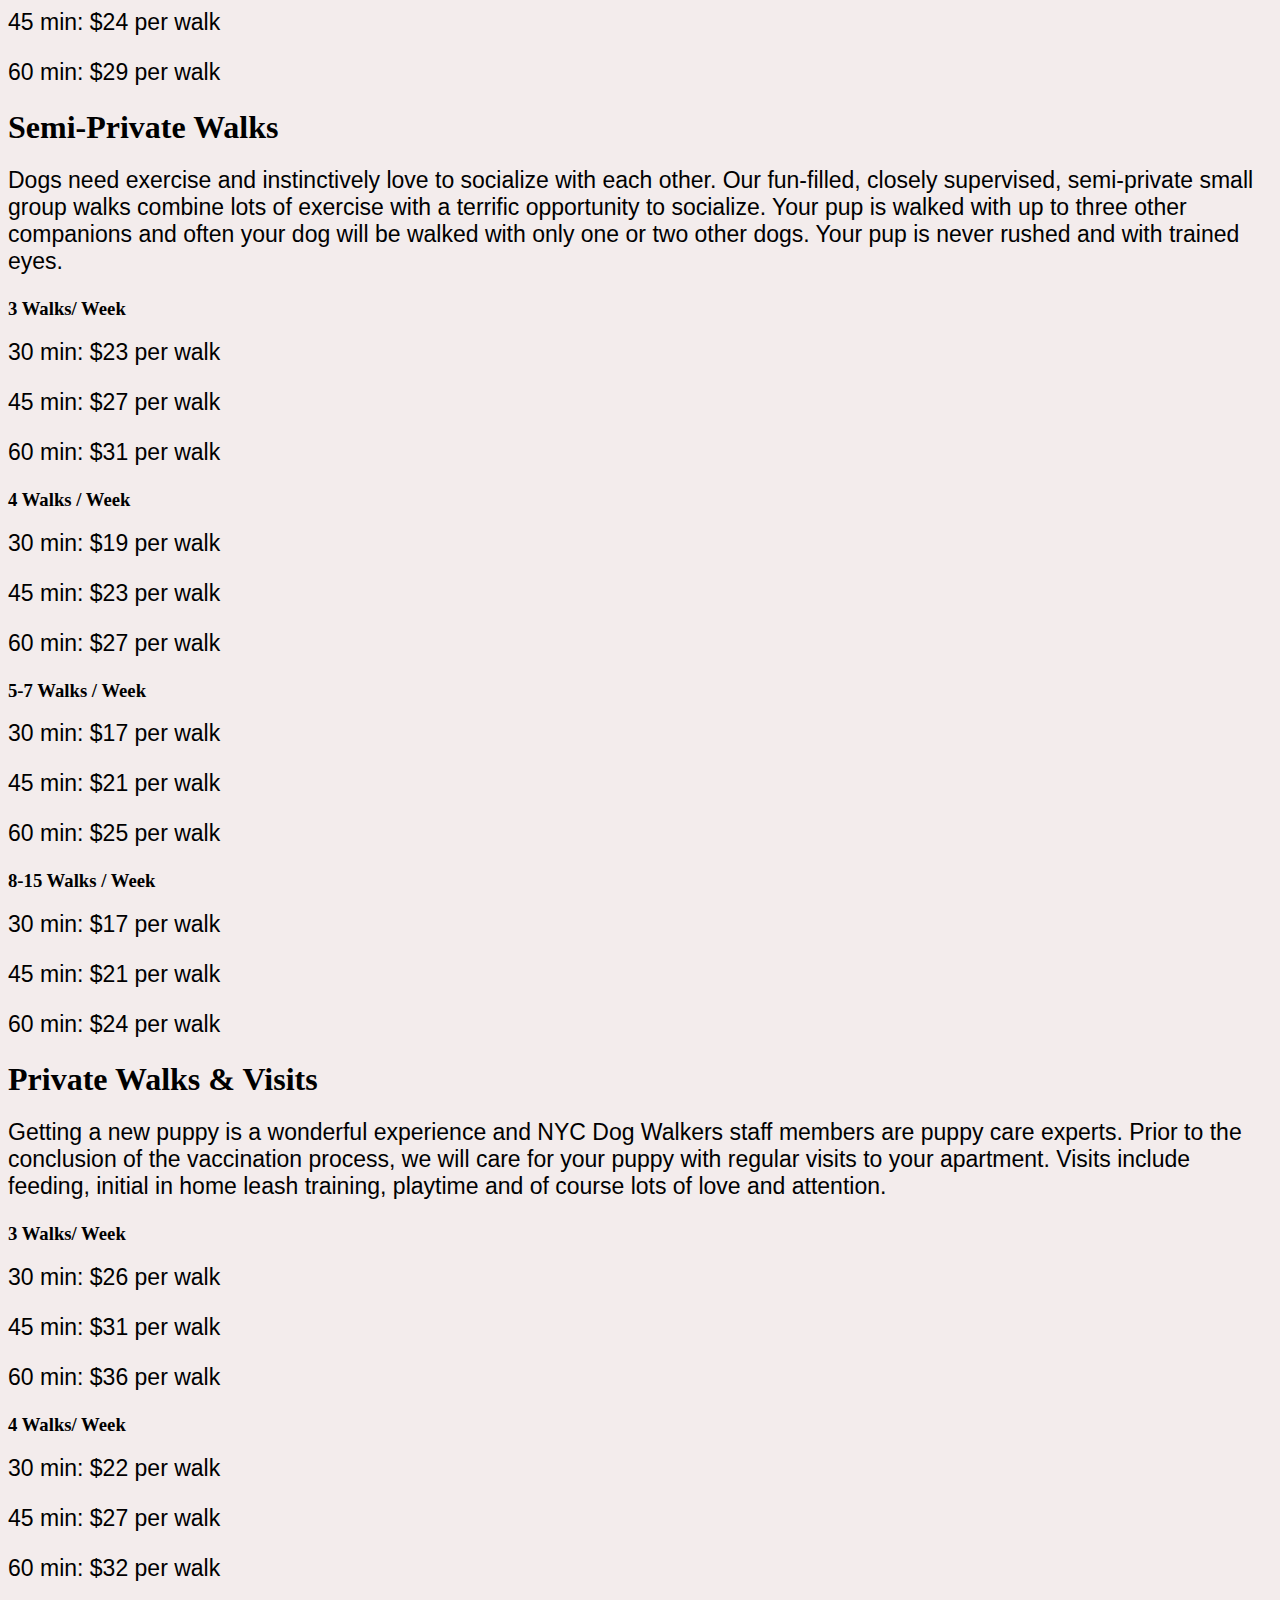
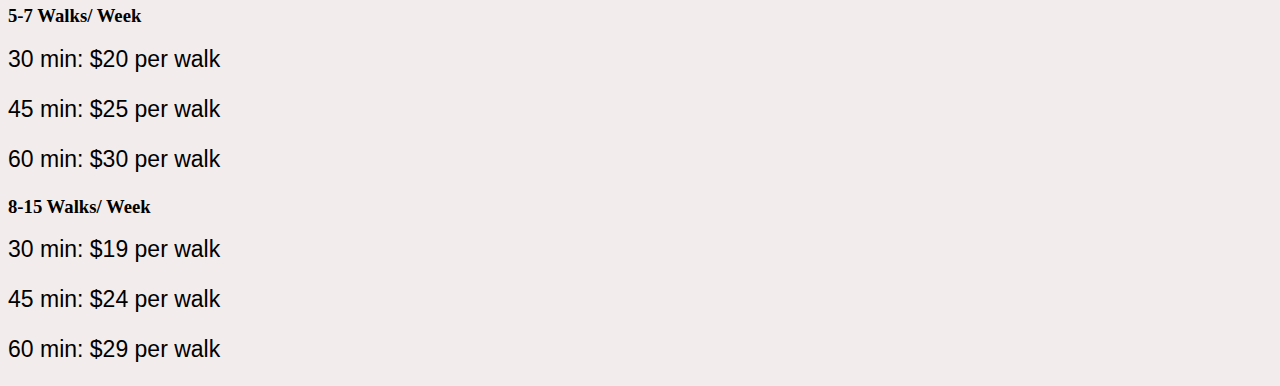
<file: Web Design/dog paws/about.html>
<!DOCTYPE html>
<html lang="en">
<head>
	<meta charset="utf-8">
	<meta http-equiv="X-UA-Compatible" content="IE=edge">
	<meta name="viewport" content="width=device-width, initial-scale=1, shrink-to-fit=no">
  <!--Bootstrap CSS-->
  <link rel="stylesheet" href="https://stackpath.bootstrapcdn.com/bootstrap/4.1.3/css/bootstrap.min.css" integrity="sha384-MCw98/SFnGE8fJT3GXwEOngsV7Zt27NXFoaoApmYm81iuXoPkFOJwJ8ERdknLPMO" crossorigin="anonymous">
  <link href="https://fonts.googleapis.com/css?family=Alfa+Slab+One" rel="stylesheet">
   <link rel="stylesheet" type="text/css" href="main.css">

	
	<title>Go Paws</title>
</head>
<body>
    
	<header>

	</header>
	<nav class="navbar navbar-dark  bg-dark navbar-expand-sm">
		<div class="container">
			<a class="navbar-brand" href="#">Go Paws</a>
			<button class="navbar-toggler" type="button" data-toggle="collapse" data-target="#myTogglerNav">
				<span class="navbar-toggler-icon"></span>
			</button>
			<div class="collapse navbar-collapse" id="myTogglerNav">
				<div class="navbar-nav">
					<a class="nav-item nav-link active" href="index.html">Home</a>
                    <a class="nav-item nav-link" href="about.html">Pricing</a>
			
					<a class="nav-item nav-link" href="booknow.html">Book Now</a>		
					
			
				</div><!--end navbar div-->
			</div><!--collapse--> 
		</div><!--end container-->
	</nav>
    
	<div class="container">
		<div class="row">
			<div class="col-sm-12">
				<img class="img-fluid" src="Walking-Dog-Banner.jpg" alt="Walking-Dog" width="1600" hight="400">
			</div>
            
				<div1 id=" col-sm-12">
					
				<h1>Private Walks</h1>
					<p>Only your dog or dogs are walked when we handle private walks. Private walks are wonderful for younger dogs that are still more interested in playing than walking in a small group, elderly dogs that need to take it nice and slow, or dogs working on overcoming fear aggression issues. When handling your pup’s private walks we will be more than happy to feed your pup and help reinforce any training you and your pup might be working on.
                    </p>
            </div1>
                     <div2 class="col-sm-6">
			

				<h3>3 Walks/ Week</h3>
                         <p>30 min: $26 per walk</p>
                         <p>45 min: $31 per walk</p>
                         <p>60 min: $36 per walk</p>
			</div2>
			
            <div2 class="col-sm-6">
				<h3>4 Walks / Week</h3>
				<p>30 min: $22 per walk</p>
                <p>45 min: $27 per walk</p>
                <p>60 min: $32 per walk</p>
                
                
			</div2>
                     <div2 class="col-sm-6">
			

				<h3>5-7 Walks / Week</h3>
                         <p>30 min: $20 per walk</p>
                         <p>45 min: $25 per walk</p>
                         <p>60 min: $30 per walk</p>
			</div2>
			<div2 class="col-sm-6">
				<h3>8-15 Walks / Week</h3>
				<p>30 min: $19 per walk</p>
                <p>45 min: $24 per walk</p>
                <p>60 min: $29 per walk</p>
                
                
			</div2>
				
            <div1 id="col-sm-12">
					
					<h1>Semi-Private Walks</h1>
					<p>Dogs need exercise and instinctively love to socialize with each other. Our fun-filled, closely supervised, semi-private small group walks combine lots of exercise with a terrific opportunity to socialize. Your pup is walked with up to three other companions and often your dog will be walked with only one or two other dogs. Your pup is never rushed and with trained eyes.
                    </p>
            </div1>
                     <div2 class="col-sm-6">
			

				<h3>3 Walks/ Week</h3>
                         <p>30 min: $23 per walk</p>
                         <p>45 min: $27 per walk</p>
                         <p>60 min: $31 per walk</p>
			</div2>
			
            <div2 class="col-sm-6">
				
                <h3>4 Walks / Week</h3>
				<p>30 min: $19 per walk</p>
                <p>45 min: $23 per walk</p>
                <p>60 min: $27 per walk</p>
                
                
			</div2>
                
            <div2 class="col-sm-6">
               
                    <h3>5-7 Walks / Week</h3>
                         <p>30 min: $17 per walk</p>
                         <p>45 min: $21 per walk</p>
                         <p>60 min: $25 per walk</p>
			</div2>
			
            <div2 class="col-sm-6">
				<h3>8-15 Walks / Week</h3>
				<p>30 min: $17 per walk</p>
                <p>45 min: $21 per walk</p>
                <p>60 min: $24 per walk</p>
                
                
            </div2>
            
            <div1 id="col-sm-12">
					
					<h1>Private Walks & Visits</h1>
					<p>Getting a new puppy is a wonderful experience and NYC Dog Walkers staff members are puppy care experts. Prior to the conclusion of the vaccination process, we will care for your puppy with regular visits to your apartment. Visits include feeding, initial in home leash training, playtime and of course lots of love and attention. 
                    </p>
            </div1>
                     <div2 class="col-sm-6">
			

				<h3>3 Walks/ Week</h3>
                 <p>30 min: $26 per walk</p>
                 <p>45 min: $31 per walk</p>
                <p>60 min: $36 per walk</p>
			</div2>
			
            <div2 class="col-sm-6">
				<h3>4 Walks/ Week</h3>
				<p>30 min: $22 per walk</p>
                <p>45 min: $27 per walk</p>
                <p>60 min: $32 per walk</p>
                
                
			</div2>
               
            <div2 class="col-sm-6">
                
                <h3>5-7 Walks/ Week</h3>
                         <p>30 min: $20 per walk</p>
                         <p>45 min: $25 per walk</p>
                         <p>60 min: $30 per walk</p>
			</div2>
			
            <div2 class="col-sm-6">
				
                <h3>8-15 Walks/ Week</h3>
				<p>30 min: $19 per walk</p>
                <p>45 min: $24 per walk</p>
                <p>60 min: $29 per walk</p>
                
                
			</div2>
				
				
			
		</div><!--end row-->
	</div><!--end container-->

<!--JavaScripy scripts-->
<script src="https://code.jquery.com/jquery-3.3.1.slim.min.js" integrity="sha384-q8i/X+965DzO0rT7abK41JStQIAqVgRVzpbzo5smXKp4YfRvH+8abtTE1Pi6jizo" crossorigin="anonymous"></script>
<script src="https://cdnjs.cloudflare.com/ajax/libs/popper.js/1.14.3/umd/popper.min.js" integrity="sha384-ZMP7rVo3mIykV+2+9J3UJ46jBk0WLaUAdn689aCwoqbBJiSnjAK/l8WvCWPIPm49" crossorigin="anonymous"></script>
<script src="https://stackpath.bootstrapcdn.com/bootstrap/4.1.3/js/bootstrap.min.js" integrity="sha384-ChfqqxuZUCnJSK3+MXmPNIyE6ZbWh2IMqE241rYiqJxyMiZ6OW/JmZQ5stwEULTy" crossorigin="anonymous"></script>

</body>
</html>
</file>
<file: component-card/style.css>
/* Components Styles  */

/* *********** General Styles ********** */
*{
    margin:0;
    padding:0;
}

body{
    font-family:Roboto, Arial, sans-serif;
    color:#333;
}

/* *********** Text Styles ********** */

h1{
    font-family:Roboto-light, Arial, sans-serif;
    font-size:3rem; /* three times the size of the default font-size */
    font-weight:normal;
    margin-left: 1em;
    color:coral;
}

h2{
    font-family:Roboto-medium, Arial, sans-serif;
    font-size:2rem; /* three times the size of the default font-size */
    margin-bottom:0.5em;
    margin-left: 1em;
}

    
h3{
    text-transform: uppercase;
    margin-left: 1em;
    margin-bottom:0.5em;
}

p{
    line-height:1.3em;
    margin-top:1em;
    margin-bottom:1em;
    margin-left: 1em;
    margin-right: 1em;
    background-color: coral;
}

a{
    color:cornflowerblue;
    text-decoration: none;
    margin-left: 1em;
}

ul{
    margin-top:1em;
    margin-bottom:1em;
}

.list{
    list-style-type: none;
    margin-top:0.5em;
    margin-bottom: 0.5em;
    margin-left: 1em;
    border-bottom: solid 1px #ccc;
    padding-bottom:0.5em;
}

/* *********** Buttons Styles ********** */

.button{
    width:64px;
    border:none;
    font-size:.875em;
    text-transform:uppercase;
    text-align: center;
    margin-left: 1em;
    background-color: black;
    color:white;
    border-radius: 5px;
    padding:0.5em;
    box-shadow: 2px 2px 2px #999;
    display:inline-block; /* I can change the width of this element */
}

.button:active{
    background-color:black;
    border:none;
}


/* *********** Cards Styles ********** */

.card{
    max-width:344px;
    border:solid 1px #ccc;
    margin-top:1em;
    margin-bottom:1em;
    margin-left: 1em;
    box-shadow: 2px 2px 2px #ccc; 
}

.card_header{
    height:60px;
    padding-top:10px;
    padding-left:1em;
}

.card_title{
    font-size:2em;
    margin-left: 1em;
    font-family: Roboto-bold;
}

.card_subtitle{
    font-size:1em;
    margin-left:2em;
}
.card_text{
    margin:0.5em 1em 1em 1em ;
    
}

.card_img{  /* div that contains the image */
    height:40%;
    overflow:hidden; /* controls the part of the image that does not fit its height */
}

.card_img img{  /* img is a child of an element with the card_img class */
    width:100%;  /* takes the width of its container */
}

/*
.card_text{
    margin:0.5em 1em 1em 1em ;
    
}
*/

.card_button{
    margin:0 0.5em 1em 1em;/* top, right, bottom, left */
}
/*navbar style*/
nav{
    background-color:black;
    padding: 0.15em;
}
.navbar_list{
    display: flex;
    flex-direction: row;
    list-style-type: none;
    
}
.navbar_li{
    margin: 0 1em;
}
.navbar_li a {
    color: #fff;
}
</file>
<file: Web Design/Best Friend/style.css>
body{
    background-color: #2d862d;
    color:aliceblue;
    
}
 nav li{
              background-color: #383F51;
                    display: inline;
                float:left;
            }
 li a {
     display: block;
    color: white;
    text-align: center;
    padding: 14px 16px;
    text-decoration: none;}
header{     
     margin-top: 100px;
    margin-bottom:100px;
    margin-left: 50px;
    margin-right: 50px;
}
h1{
    font-family: 'Merriweather', serif;
    margin-left: 50px;
    margin-right: 30px;
    font-size: 60px;
    
     color:#E56399;
}

/*
h2{
    font-family: 'Merriweather', serif;
    font-size: 90px;
    color: #E56399;
    margin-left: 20px;
    margin-top: 20px;
   
}
*/
h2{
    font-family: 'Merriweather', serif;
    font-size:50px;
    color:#ff934f;
 
    margin-left: 20px;
}

h3{
   color:#ff934f; 
    font-size: 40px;
    width:500px;
}
p{
    margin-left: 50px;
    margin-right: 60px;
    font-family: 'Lora', serif;
    font-size: 30px;
}

hr{
    margin-left: 20px;
}
nav{
                background-color: #383F51;
                text-align: left;
    font-size: 30;}
nav ul{
                list-style: none;
                list-style-type: none;
    margin: 0;
    padding: 0;
    overflow: hidden;
    
            }
img {
  width: 95%;
  height: auto;
    margin-left: 20px;
    margin-right: 30px;
    margin-top: 100px;
}


article{
            height:800px;
            
            width:40%;
            margin-top:60px;
               margin-bottom: 40px;
            margin-right: 5%;
            
            float:right;}
            
            
aside{
                margin-top: 5px;
            width:300px;
               height:10px;
            margin-right: 500px;
                margin-left: 5%;
            float: left;
            
        }
input{
   height:30px;
    margin-top: 20px;
        width:150px;
    margin-bottom: 20px;
    font-size: 20px;
   
}
fieldset{
    width:500px;
    margin-top: 50px
    
}
legend{
    font-size: 25px;
    
}
textarea{
    
    margin-bottom: 30px;
}
br{
    margin-left: 100px;
    height:30px;
    font-size: 30px;
}
section{
    height:800px;
         width: 500px;  
         
            margin-top:143px;
               margin-bottom: 40px;
            margin-left: 700px;
    margin-right:2
            
            float:right;
}

input[type=submit] {
  width: 200px;
    height: 50px;
  background-color: #E56399;
  color: white;
  padding: 14px 20px;
  margin-left:50px;
  border: none;
  border-radius: 4px;
  cursor: pointer;
    
}
.sidebar{
    width:700px;
    height:200px;
}
.main-content{
    width:1000px;
    height:400px;
    margin-top: 400px;
    margin-left: 100px;
}
.page-title{
    width:1000px;
    height:400px;
    margin-left: 100px;
    margin-top:100px
}
.masthead{
    margin-left:100px;
}
</file>
<file: Web Design/concert/styles.css>
body{background-color: #7F675B;}

h1{font-family: 'Slabo 27px', serif;
color: #E2D4BA;
    margin:30px;
}
h3{font-family: 'Slabo 27px', serif;
color: #E2D4BA;
    margin:20px;
}

p{color:  whitesmoke;}

.navbar, .bg-light, .navbar-light{
    background-color: #D56659;
}

.jumbotron{background-color: #282b28}
    #141115 ;}

  
section{
                height:400px;
                background-color: coral;
                margin-bottom: 10px;
     
                
            }
/*img{margin-top: 20px;}*/
</file>
<file: Web Design/dog paws/main.css>
.jumbotron {
    margin-top: 20px;
background-image: url("booknow_images/matt-nelson-259365-unsplash%20(1).jpg");
background-size: cover;
    height: 220px;
    opacity: 60%;
}
h5{
    color: White;
    font-size:60px;
}
h2{
    color: #1A5281;
}
h4{
    color: #1A5281;
    font-size: 70px;
    text-align: center;
}
p{
    font-size: 23px;
    font-family: 'Acme', sans-serif;
    margin-top: 10px;
}
.text-block {
    position:center;
    left: 5%;
    right: 5%;
    background-color: black;
    opacity: 0.8;
    color: white;
    padding-left: 20px;
    padding-right: px;
}
body{
    background-color: #F3ECEC;
}
.btn-primary,
.btn-primary:hover,
.btn-primary:active,
.btn-primary:visited,
.btn-primary:focus {
    background-color: #B8D8B8;
    border-color: #B8D8B8;
    color: black;
}
</file>
